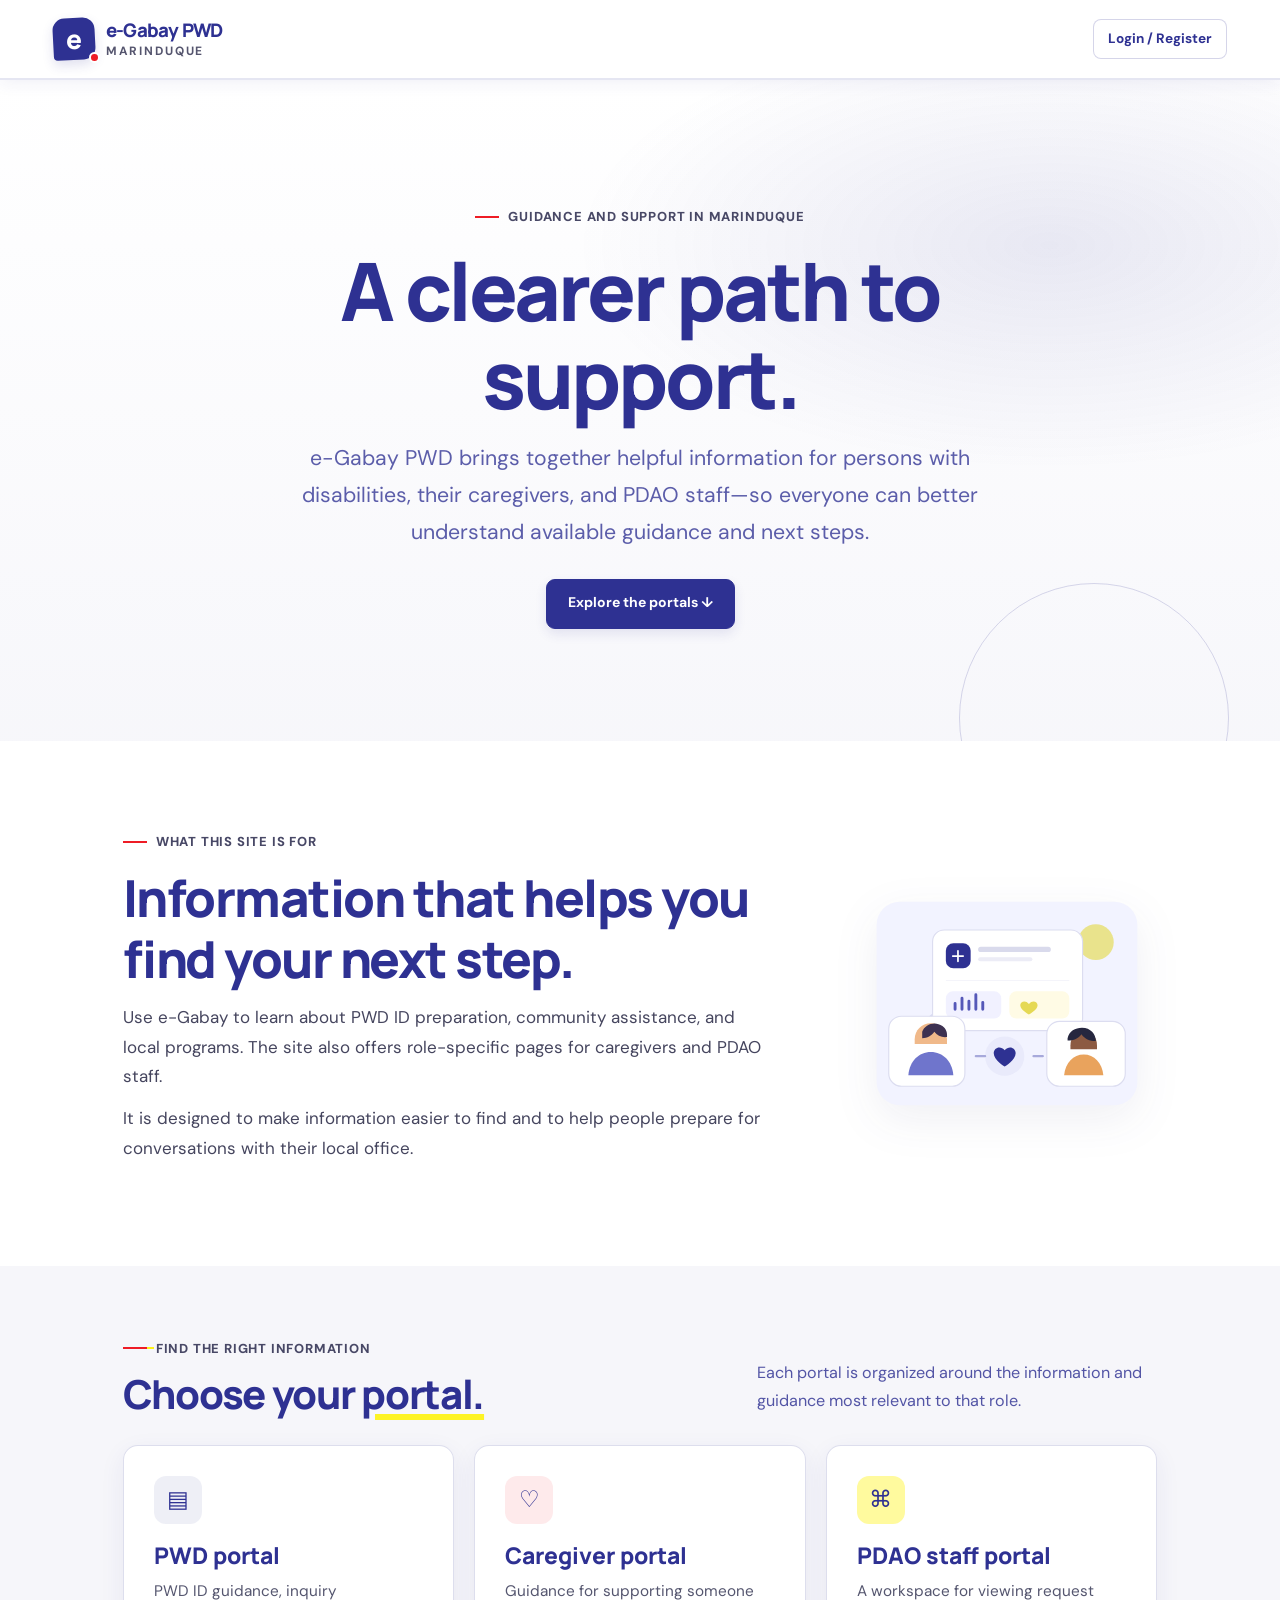
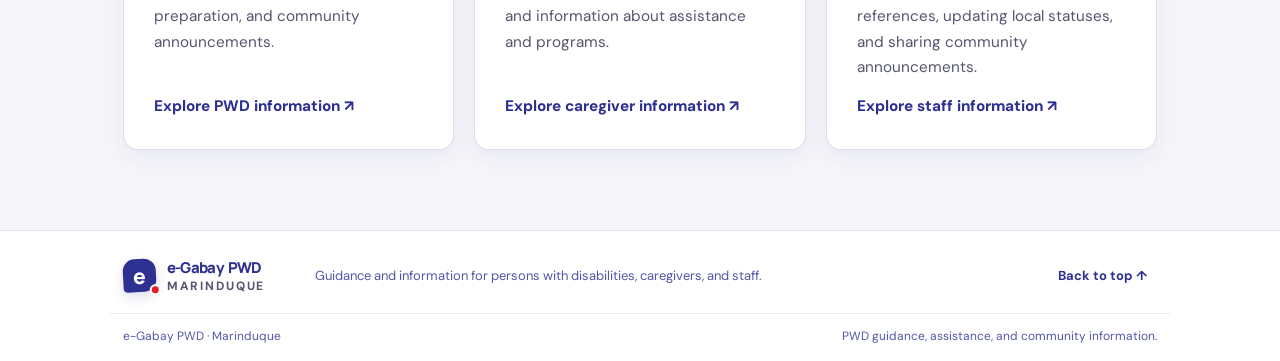
<file: index.html>
<!doctype html>
<html lang="en">
<head>
  <meta charset="utf-8">
  <meta name="viewport" content="width=device-width, initial-scale=1">
  <meta name="theme-color" content="#2E3192">
  <meta name="description" content="Learn about e-Gabay PWD, a Marinduque information portal for persons with disabilities, caregivers, and PDAO staff.">
  <title>e-Gabay PWD — Marinduque</title>
  <link rel="preconnect" href="https://fonts.googleapis.com">
  <link rel="preconnect" href="https://fonts.gstatic.com" crossorigin>
  <link href="https://fonts.googleapis.com/css2?family=DM+Sans:wght@400;500;600;700&family=Manrope:wght@400;500;600;700;800&display=swap" rel="stylesheet">
  <link href="https://cdn.jsdelivr.net/npm/bootstrap@5.3.3/dist/css/bootstrap.min.css" rel="stylesheet">
  <link href="styles.css" rel="stylesheet">
</head>
<body class="intro-page">
  <a class="skip-link" href="#main-content">Skip to main content</a>
  <header class="site-header">
    <nav class="navbar" aria-label="Main navigation">
      <div class="container">
        <a class="navbar-brand brand-lockup" href="index.html" aria-label="e-Gabay PWD home">
          <span class="brand-mark" aria-hidden="true"><span>e</span></span>
          <span class="brand-text">e-Gabay <span>PWD</span><small>MARINDUQUE</small></span>
        </a>
        <a class="btn btn-outline-primary intro-login" href="login.html">Login / Register</a>
      </div>
    </nav>
  </header>

  <main id="main-content" class="intro-main">
    <section class="intro-hero">
      <div class="container intro-hero-content">
        <div class="eyebrow"><span class="eyebrow-line"></span> Guidance and support in Marinduque</div>
        <h1>A clearer path to <span>support.</span></h1>
        <p class="intro-lead">e-Gabay PWD brings together helpful information for persons with disabilities, their caregivers, and PDAO staff—so everyone can better understand available guidance and next steps.</p>
        <a class="btn btn-primary btn-lg" href="#portals">Explore the portals <span aria-hidden="true">↓</span></a>
      </div>
    </section>

    <section class="intro-purpose container" aria-labelledby="purpose-heading">
      <div class="intro-purpose-copy">
        <div class="eyebrow"><span class="eyebrow-line"></span> What this site is for</div>
        <h2 id="purpose-heading">Information that helps you find <span>your next step.</span></h2>
        <p>Use e-Gabay to learn about PWD ID preparation, community assistance, and local programs. The site also offers role-specific pages for caregivers and PDAO staff.</p>
        <p>It is designed to make information easier to find and to help people prepare for conversations with their local office.</p>
      </div>
      <img class="intro-purpose-image" src="assets/e-gabay-support.svg" alt="Illustration of community members connecting through e-Gabay support and information">
    </section>

    <section class="intro-portals" id="portals" aria-labelledby="portals-heading">
      <div class="container">
        <div class="section-heading">
          <div>
            <div class="eyebrow"><span class="eyebrow-line"></span> Find the right information</div>
            <h2 id="portals-heading">Choose your <span>portal.</span></h2>
          </div>
          <p>Each portal is organized around the information and guidance most relevant to that role.</p>
        </div>
        <div class="intro-role-grid">
          <a class="intro-role-card" href="login.html">
            <span class="portal-card-icon" aria-hidden="true">▤</span>
            <span class="intro-role-title">PWD portal</span>
            <span class="intro-role-description">PWD ID guidance, inquiry preparation, and community announcements.</span>
            <span class="intro-role-link">Explore PWD information <span aria-hidden="true">↗</span></span>
          </a>
          <a class="intro-role-card" href="login.html">
            <span class="portal-card-icon" aria-hidden="true">♡</span>
            <span class="intro-role-title">Caregiver portal</span>
            <span class="intro-role-description">Guidance for supporting someone and information about assistance and programs.</span>
            <span class="intro-role-link">Explore caregiver information <span aria-hidden="true">↗</span></span>
          </a>
          <a class="intro-role-card" href="login.html">
            <span class="portal-card-icon" aria-hidden="true">⌘</span>
            <span class="intro-role-title">PDAO staff portal</span>
            <span class="intro-role-description">A workspace for viewing request references, updating local statuses, and sharing community announcements.</span>
            <span class="intro-role-link">Explore staff information <span aria-hidden="true">↗</span></span>
          </a>
        </div>
      </div>
    </section>
  </main>

  <footer class="site-footer intro-footer">
    <div class="container footer-main">
      <a class="brand-lockup footer-brand" href="index.html" aria-label="e-Gabay PWD home">
        <span class="brand-mark" aria-hidden="true"><span>e</span></span>
        <span class="brand-text">e-Gabay <span>PWD</span><small>MARINDUQUE</small></span>
      </a>
      <p>Guidance and information for persons with disabilities, caregivers, and staff.</p>
      <a class="back-top" href="#main-content">Back to top ↑</a>
    </div>
    <div class="container footer-bottom"><span>e-Gabay PWD · Marinduque</span><span>PWD guidance, assistance, and community information.</span></div>
  </footer>
</body>
</html>
</file>
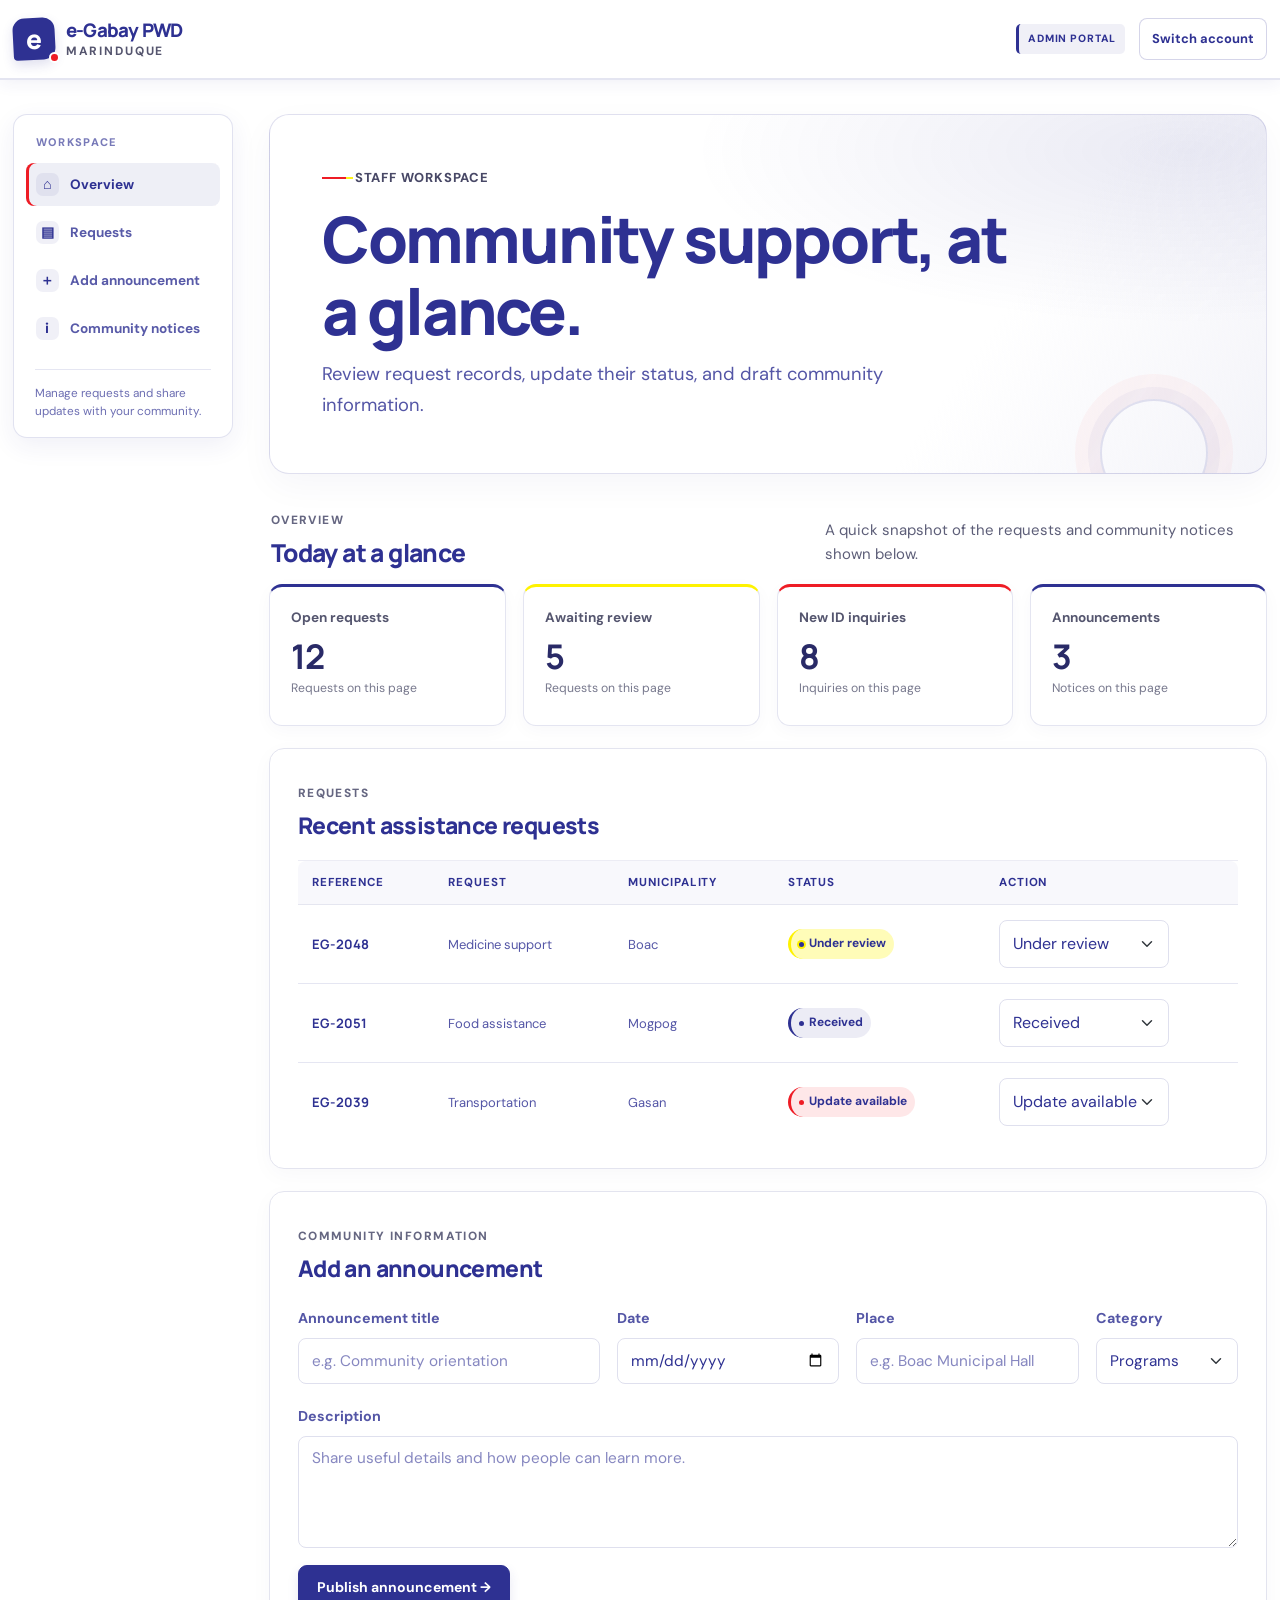
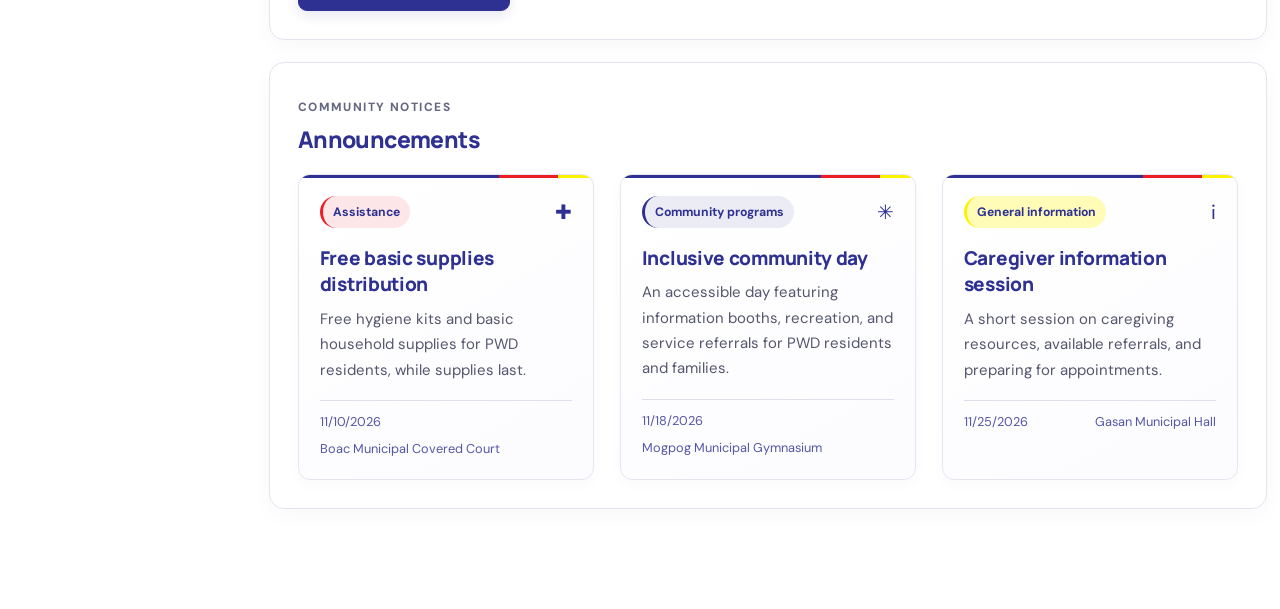
<file: admin.html>
<!doctype html>
<html lang="en">
<head>
  <meta charset="utf-8">
  <meta name="viewport" content="width=device-width, initial-scale=1">
  <meta name="theme-color" content="#2E3192">
  <meta name="description" content="Admin dashboard for Marinduque.">
  <title>Admin portal — e-Gabay Marinduque</title>
  <link rel="preconnect" href="https://fonts.googleapis.com">
  <link rel="preconnect" href="https://fonts.gstatic.com" crossorigin>
  <link href="https://fonts.googleapis.com/css2?family=DM+Sans:wght@400;500;600;700&family=Manrope:wght@400;500;600;700;800&display=swap" rel="stylesheet">
  <link href="https://cdn.jsdelivr.net/npm/bootstrap@5.3.3/dist/css/bootstrap.min.css" rel="stylesheet">
  <link href="styles.css" rel="stylesheet">
</head>
<body class="portal-page staff-page">
  <a class="skip-link" href="#main-content">Skip to main content</a>
  <header class="site-header">
    <nav class="navbar" aria-label="Main navigation">
      <div class="container">
        <a class="navbar-brand brand-lockup" href="index.html" aria-label="e-Gabay PWD home">
          <span class="brand-mark" aria-hidden="true"><span>e</span></span>
          <span class="brand-text">e-Gabay <span>PWD</span><small>MARINDUQUE</small></span>
        </a>
        <div class="portal-nav-links"><span class="portal-role-label">ADMIN PORTAL</span><a href="login.html">Switch account</a></div>
      </div>
    </nav>
  </header>
  <main id="main-content" class="portal-main container">
    <aside class="admin-sidebar" aria-label="Admin navigation">
      <span class="admin-sidebar-label">WORKSPACE</span>
      <nav>
        <a class="admin-sidebar-link active" href="#admin-dashboard"><span aria-hidden="true">⌂</span> Overview</a>
        <a class="admin-sidebar-link" href="#admin-requests-panel"><span aria-hidden="true">▤</span> Requests</a>
        <a class="admin-sidebar-link" href="#announcement-editor-panel"><span aria-hidden="true">＋</span> Add announcement</a>
        <a class="admin-sidebar-link" href="#admin-announcements"><span aria-hidden="true">i</span> Community notices</a>
      </nav>
      <p class="admin-sidebar-note">Manage requests and share updates with your community.</p>
    </aside>
    <div class="admin-content">
    <section class="portal-hero staff-hero">
      <div class="eyebrow"><span class="eyebrow-line"></span> Staff workspace</div>
      <h1>Community support, <span>at a glance.</span></h1>
      <p class="portal-intro">Review request records, update their status, and draft community information.</p>
     
    </section>
    <section class="staff-dashboard-section" id="admin-dashboard" aria-label="Staff dashboard">
      <div class="dashboard-section-heading">
        <div><span class="card-kicker">OVERVIEW</span><h2>Today at a glance</h2></div>
        <p>A quick snapshot of the requests and community notices shown below.</p>
      </div>
      <div class="admin-stats row g-3">
        <div class="col-6 col-lg-3"><div class="stat-card"><span>Open requests</span><strong id="open-count">12</strong><small>Requests on this page</small></div></div>
        <div class="col-6 col-lg-3"><div class="stat-card"><span>Awaiting review</span><strong>5</strong><small>Requests on this page</small></div></div>
        <div class="col-6 col-lg-3"><div class="stat-card"><span>New ID inquiries</span><strong>8</strong><small>Inquiries on this page</small></div></div>
        <div class="col-6 col-lg-3"><div class="stat-card"><span>Announcements</span><strong id="notice-count">0</strong><small>Notices on this page</small></div></div>
      </div>
      <div class="admin-panel" id="admin-requests-panel">
        <div class="admin-panel-heading"><div><span class="card-kicker">REQUESTS</span><h2>Recent assistance requests</h2></div></div>
        <div class="table-responsive"><table class="table align-middle admin-table"><caption class="visually-hidden">Recent assistance requests and their current status</caption><thead><tr><th scope="col">Reference</th><th scope="col">Request</th><th scope="col">Municipality</th><th scope="col">Status</th><th scope="col">Action</th></tr></thead><tbody id="admin-requests">
          <tr data-id="EG-2048"><td><strong>EG-2048</strong></td><td>Medicine support</td><td>Boac</td><td><span class="status-badge status-review"><i></i> Under review</span></td><td><select class="form-select form-select-sm status-select" aria-label="Update status for EG-2048"><option>Received</option><option selected>Under review</option><option>Update available</option><option>Closed</option></select></td></tr>
          <tr data-id="EG-2051"><td><strong>EG-2051</strong></td><td>Food assistance</td><td>Mogpog</td><td><span class="status-badge status-received"><i></i> Received</span></td><td><select class="form-select form-select-sm status-select" aria-label="Update status for EG-2051"><option selected>Received</option><option>Under review</option><option>Update available</option><option>Closed</option></select></td></tr>
          <tr data-id="EG-2039"><td><strong>EG-2039</strong></td><td>Transportation</td><td>Gasan</td><td><span class="status-badge status-update"><i></i> Update available</span></td><td><select class="form-select form-select-sm status-select" aria-label="Update status for EG-2039"><option>Received</option><option>Under review</option><option selected>Update available</option><option>Closed</option></select></td></tr>
        </tbody></table></div>
        
      </div>
      <div class="admin-feedback" id="admin-feedback" role="status" aria-live="polite"></div>
      <div class="status-confirm-backdrop" id="status-confirm-modal" hidden>
        <section class="status-confirm-dialog" role="dialog" aria-modal="true" aria-labelledby="status-confirm-title" aria-describedby="status-confirm-message">
          <span class="card-kicker">CONFIRM STATUS UPDATE</span>
          <h2 id="status-confirm-title">Update request status?</h2>
          <p id="status-confirm-message"></p>
          <div class="status-confirm-actions">
            <button class="btn btn-outline-primary" id="status-confirm-cancel" type="button">Cancel</button>
            <button class="btn btn-primary" id="status-confirm-apply" type="button">Confirm update</button>
          </div>
        </section>
      </div>
      <div class="admin-panel announcement-editor" id="announcement-editor-panel">
        <div class="admin-panel-heading"><div><span class="card-kicker">COMMUNITY INFORMATION</span><h2>Add an announcement</h2></div></div>
        <form id="announcement-form" novalidate>
          <div class="row g-3">
            <div class="col-md-4"><label class="form-label" for="announcement-title">Announcement title</label><input class="form-control" id="announcement-title" name="title" maxlength="100" required placeholder="e.g. Community orientation"></div>
            <div class="col-md-3"><label class="form-label" for="announcement-date">Date</label><input class="form-control" id="announcement-date" name="date" type="date" required></div>
            <div class="col-md-3"><label class="form-label" for="announcement-location">Place</label><input class="form-control" id="announcement-location" name="location" maxlength="80" required placeholder="e.g. Boac Municipal Hall"></div>
            <div class="col-md-2"><label class="form-label" for="announcement-category">Category</label><select class="form-select" id="announcement-category" name="category" required><option value="programs">Programs</option><option value="assistance">Assistance</option><option value="general">General</option></select></div>
            <div class="col-12"><label class="form-label" for="announcement-details">Description</label><textarea class="form-control" id="announcement-details" name="details" rows="3" maxlength="600" required placeholder="Share useful details and how people can learn more."></textarea></div>
            <div class="col-12"><button class="btn btn-primary" type="submit">Publish announcement <span aria-hidden="true">→</span></button></div>
          </div>
        </form>
        <div class="form-feedback" id="announcement-feedback" role="status" aria-live="polite"></div>
      </div>
      <div class="admin-panel" id="admin-announcements">
        <div class="admin-panel-heading"><div><span class="card-kicker">COMMUNITY NOTICES</span><h2>Announcements</h2></div></div>
        <div class="row g-4" id="announcement-list" aria-live="polite" aria-label="Announcements"></div>
        <p class="announcement-empty admin-footnote" id="announcement-empty">No announcements have been added yet.</p>
      </div>
    </section>
    </div>
    
  <div class="status-confirm-backdrop switch-account-backdrop" id="switch-account-modal" hidden>
    <section class="status-confirm-dialog switch-account-dialog" role="dialog" aria-modal="true" aria-labelledby="switch-account-title" aria-describedby="switch-account-message">
      <span class="card-kicker">ACCOUNT</span>
      <h2 id="switch-account-title">Switch accounts?</h2>
      <p id="switch-account-message">You’ll return to the sign-in page, where you can choose a different portal.</p>
      <div class="status-confirm-actions">
        <button class="btn btn-outline-primary" id="switch-account-cancel" type="button">Stay here</button>
        <button class="btn btn-primary" id="switch-account-confirm" type="button">Continue</button>
      </div>
    </section>
  </div>
  <script src="app.js"></script>
</body>
</html>
</file>
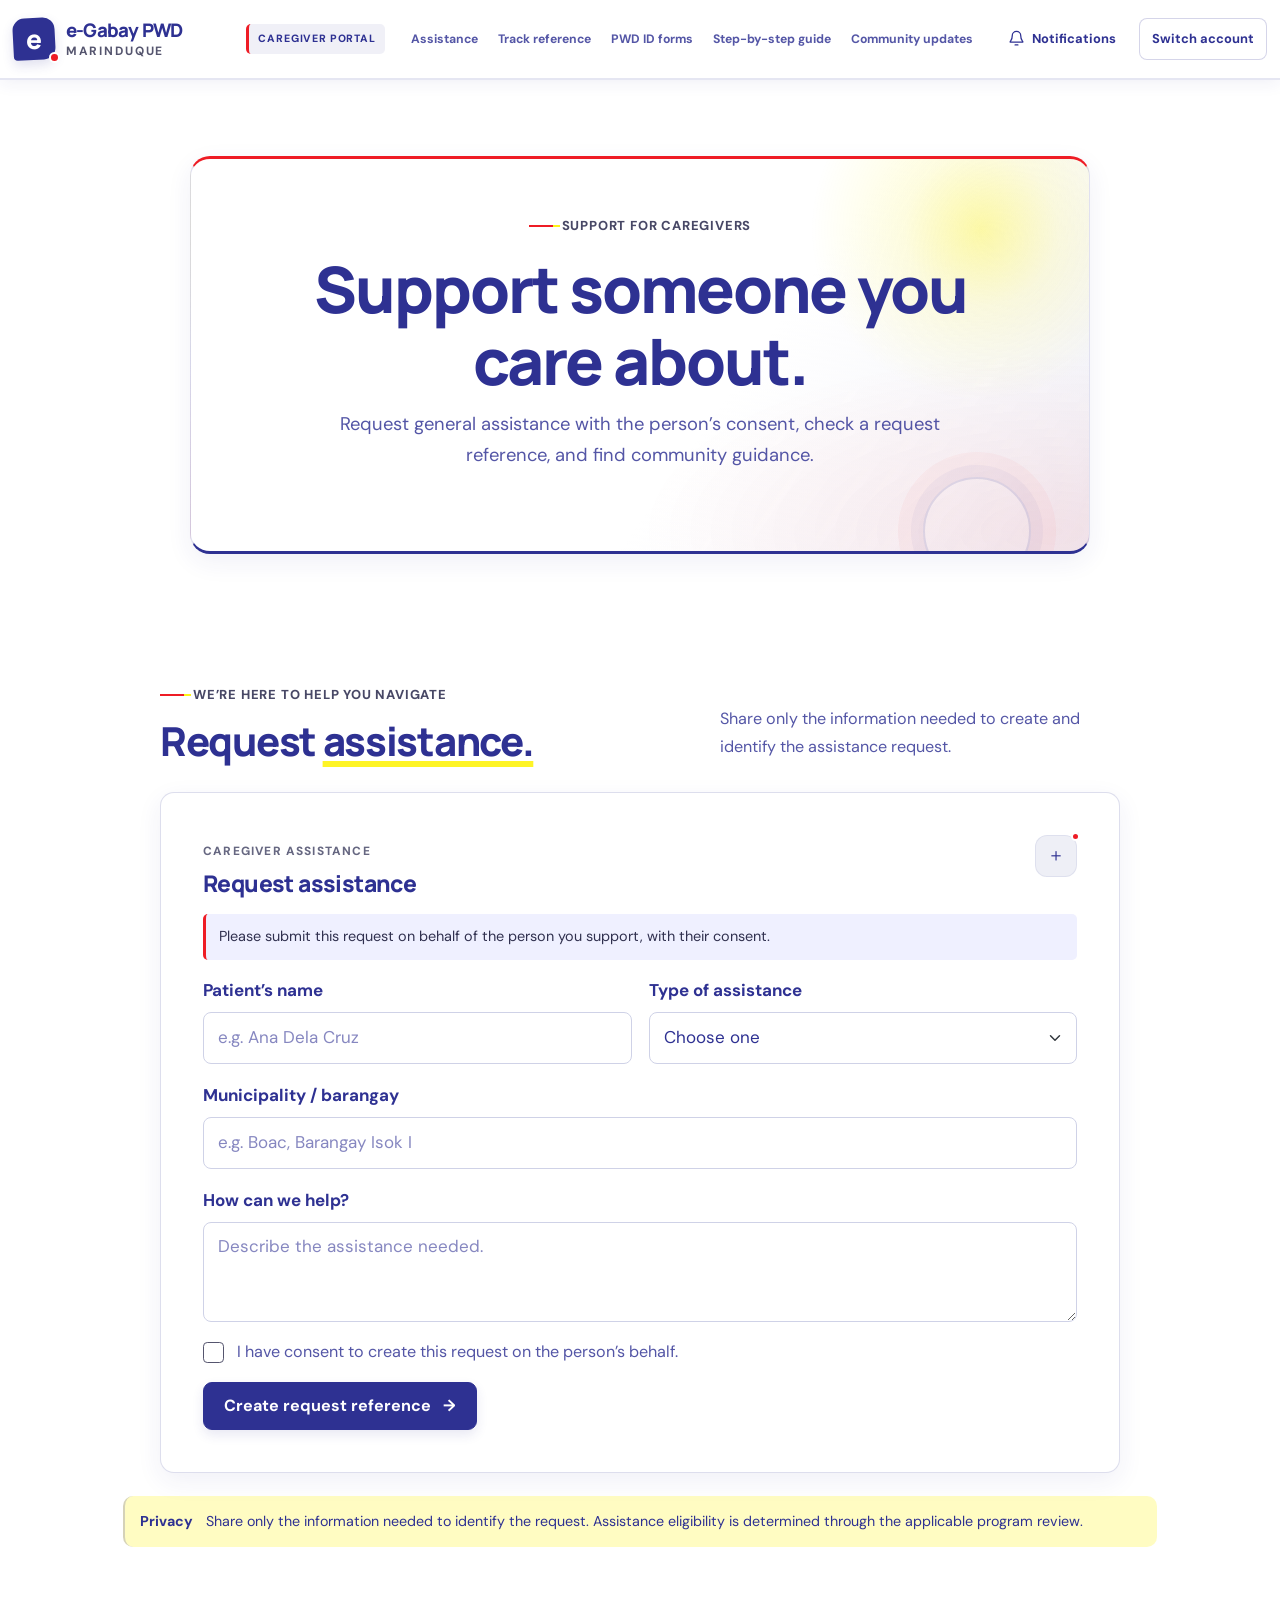
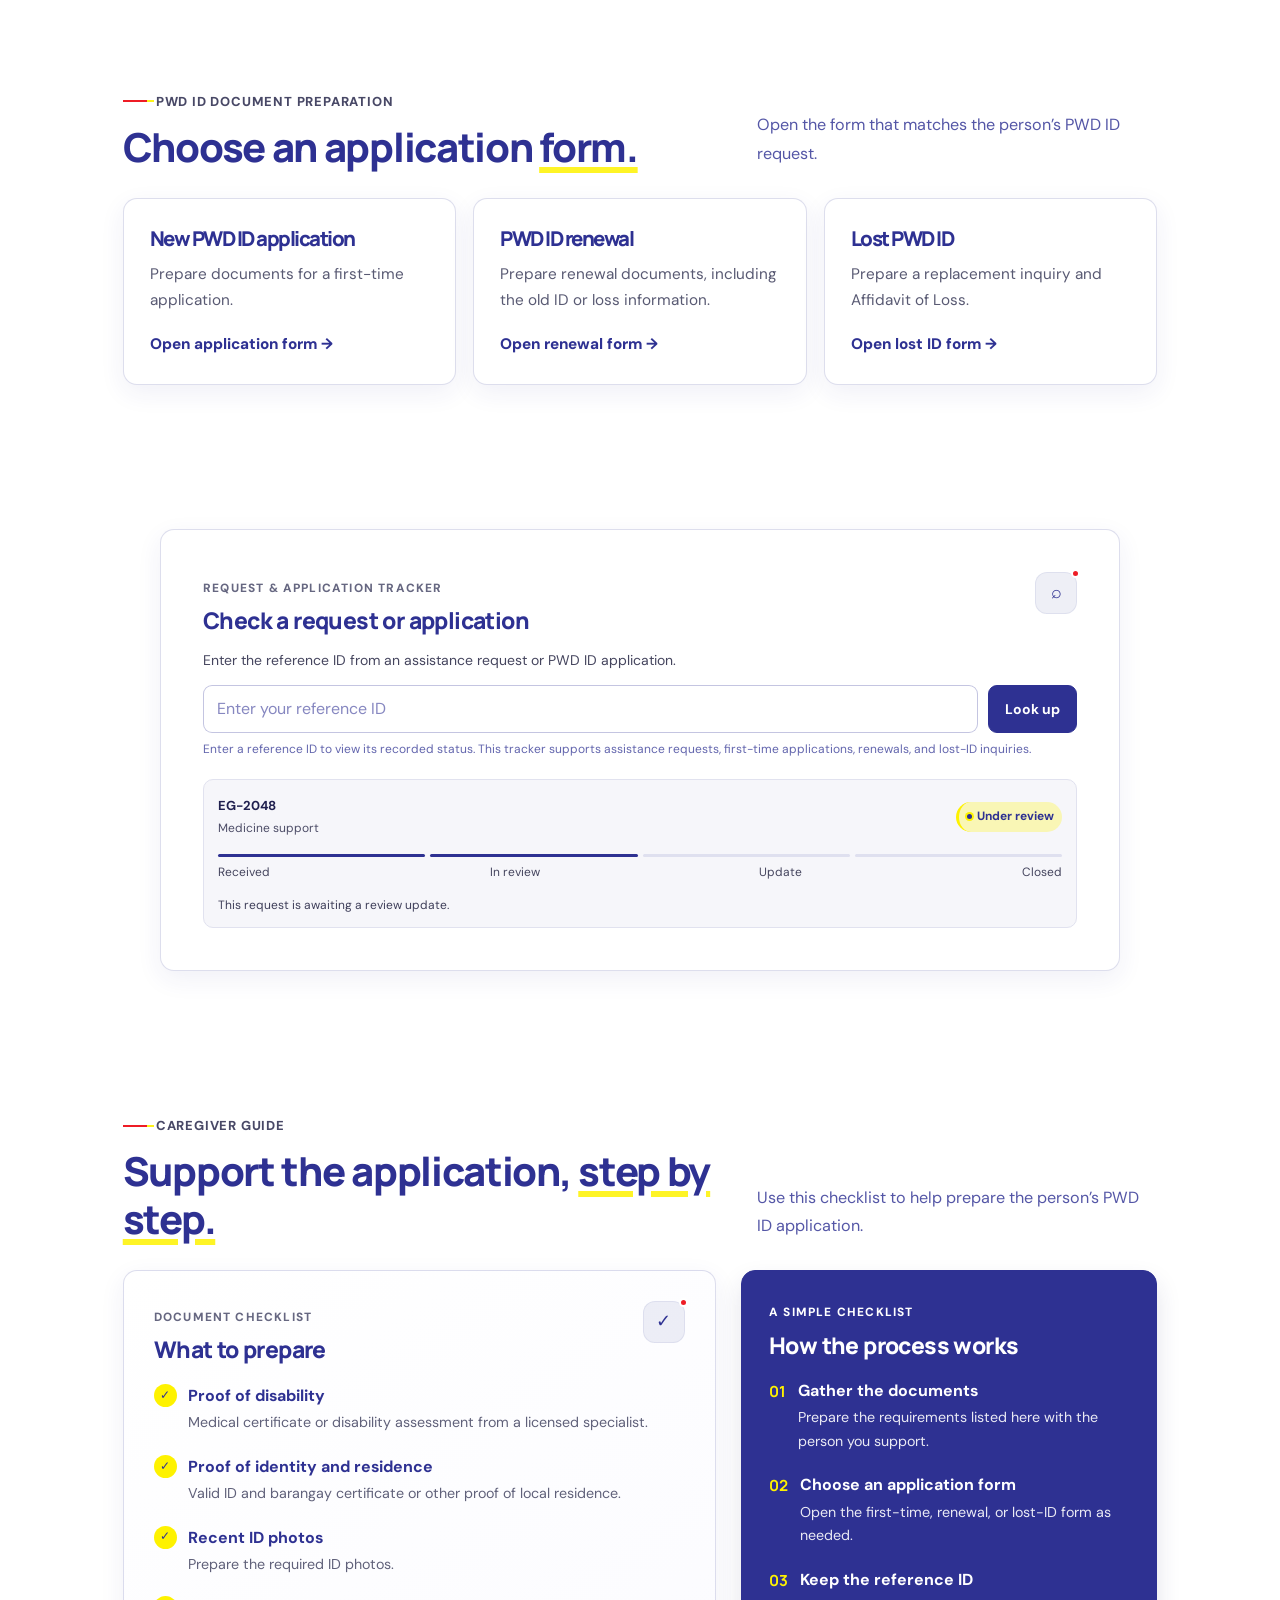
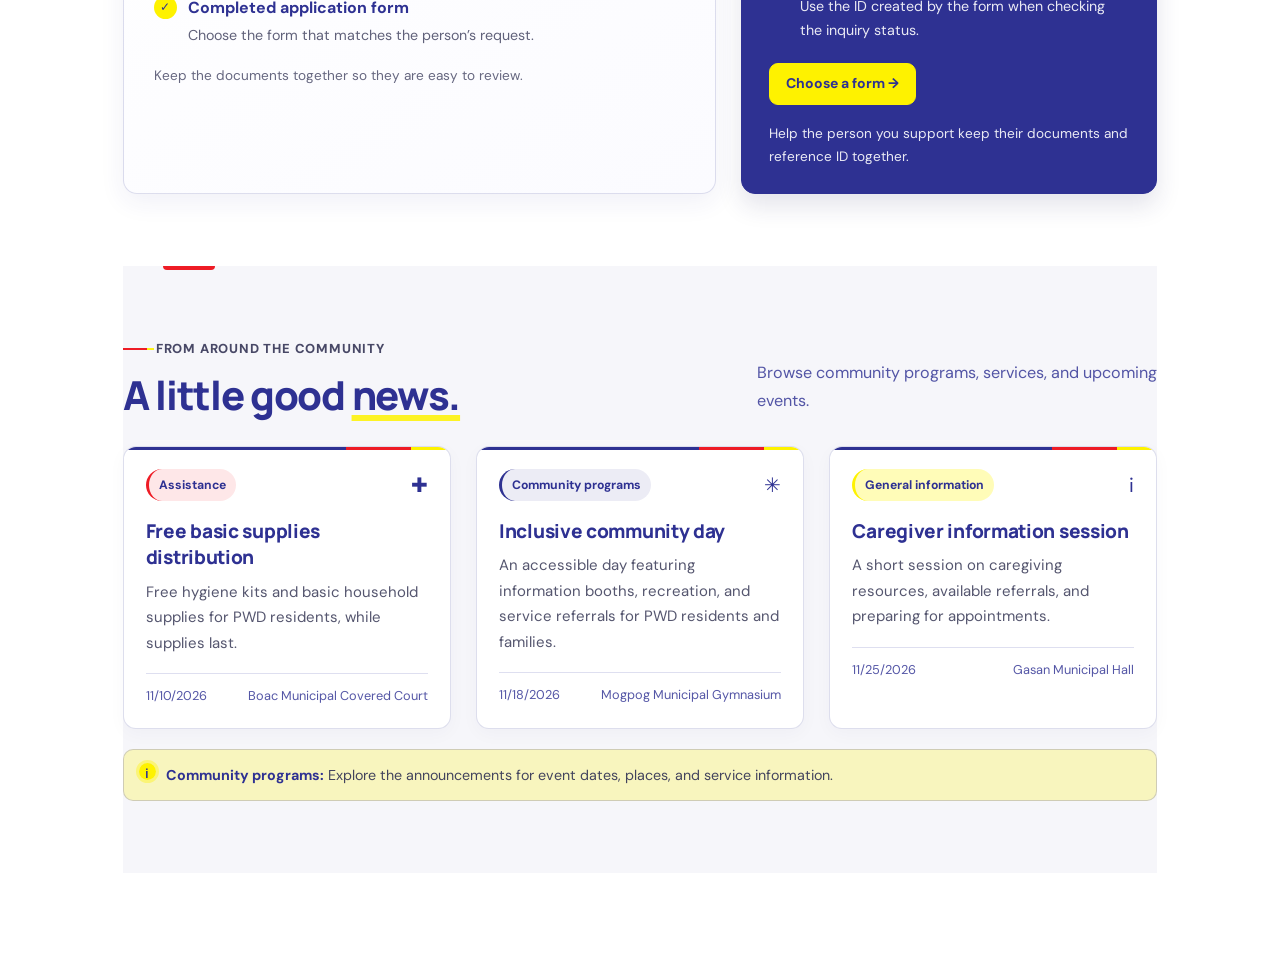
<file: caregiver.html>
<!doctype html>
<html lang="en">
<head>
  <meta charset="utf-8">
  <meta name="viewport" content="width=device-width, initial-scale=1">
  <meta name="theme-color" content="#2E3192">
  <meta name="description" content="Caregiver guidance and assistance portal for Marinduque.">
  <title>Caregiver portal — e-Gabay Marinduque</title>
  <link rel="preconnect" href="https://fonts.googleapis.com">
  <link rel="preconnect" href="https://fonts.gstatic.com" crossorigin>
  <link href="https://fonts.googleapis.com/css2?family=DM+Sans:wght@400;500;600;700&family=Manrope:wght@400;500;600;700;800&display=swap" rel="stylesheet">
  <link href="https://cdn.jsdelivr.net/npm/bootstrap@5.3.3/dist/css/bootstrap.min.css" rel="stylesheet">
  <link href="styles.css" rel="stylesheet">
</head>
<body class="portal-page caregiver-page">
  <a class="skip-link" href="#main-content">Skip to main content</a>
  <header class="site-header">
    <nav class="navbar" aria-label="Main navigation">
      <div class="container">
        <a class="navbar-brand brand-lockup" href="index.html" aria-label="e-Gabay PWD home">
          <span class="brand-mark" aria-hidden="true"><span>e</span></span>
          <span class="brand-text">e-Gabay <span>PWD</span><small>MARINDUQUE</small></span>
        </a>
        <div class="portal-nav-links">
          <span class="portal-role-label">CAREGIVER PORTAL</span>
          <div class="portal-section-links" aria-label="Portal sections">
            <a href="#assistance">Assistance</a>
            <a href="#tracking-card">Track reference</a>
            <a href="#pwd-forms">PWD ID forms</a>
            <a href="#caregiver-guide">Step-by-step guide</a>
            <a href="#updates">Community updates</a>
          </div>
          <div class="notification-center">
            <button class="notification-toggle" id="notification-toggle" type="button" aria-label="Notifications" aria-controls="notification-panel" aria-expanded="false">
              <svg aria-hidden="true" viewBox="0 0 24 24"><path d="M18 8a6 6 0 0 0-12 0c0 7-3 7-3 9h18c0-2-3-2-3-9M10 21h4"/></svg>
              <span>Notifications</span><span class="notification-count" id="notification-count" hidden></span>
            </button>
            <section class="notification-panel" id="notification-panel" aria-label="Notifications" hidden>
              <div class="notification-panel-heading"><h2>Notifications</h2><button class="notification-close" id="notification-close" type="button" aria-label="Close notifications">×</button></div>
              <p class="notification-feedback" id="notification-feedback" role="status" aria-live="polite"></p>
              <div class="notification-items" id="notification-items" aria-live="polite"></div>
            </section>
          </div>
          <a href="login.html">Switch account</a>
        </div>
      </div>
    </nav>
  </header>
  <main id="main-content" class="portal-main container">
    <section class="portal-hero">
      <div class="eyebrow"><span class="eyebrow-line"></span> Support for caregivers</div>
      <h1>Support someone you <span>care about.</span></h1>
      <p class="portal-intro">Request general assistance with the person’s consent, check a request reference, and find community guidance.</p>
    </section>
    <section class="section-pad assistance-section role-content-section" id="assistance">
      <div class="section-heading assistance-heading">
        <div><div class="eyebrow"><span class="eyebrow-line"></span> We’re here to help you navigate</div><h2>Request <span>assistance.</span></h2></div>
        <p>Share only the information needed to create and identify the assistance request.</p>
      </div>
      <div class="row g-4 align-items-stretch justify-content-center">
        <div class="col-lg-8">
          <div class="request-card">
            <div class="card-title-row"><div><span class="card-kicker">CAREGIVER ASSISTANCE</span><h3>Request assistance</h3></div><span class="card-icon" aria-hidden="true">＋</span></div>
            <div id="caregiver-context" class="context-note">Please submit this request on behalf of the person you support, with their consent.</div>
            <form id="assistance-form" novalidate>
              <div class="row g-3">
                <div class="col-sm-6"><label class="form-label" for="request-name">Patient’s name</label><input class="form-control" id="request-name" name="name" autocomplete="off" required placeholder="e.g. Ana Dela Cruz"></div>
                <div class="col-sm-6"><label class="form-label" for="request-type">Type of assistance</label><select class="form-select" id="request-type" name="type" required><option value="">Choose one</option><option>Medicine support</option><option>Food assistance</option><option>Transportation</option><option>Other support</option></select></div>
                <div class="col-12"><label class="form-label" for="request-location">Municipality / barangay</label><input class="form-control" id="request-location" name="location" required placeholder="e.g. Boac, Barangay Isok I"></div>
                <div class="col-12"><label class="form-label" for="request-details">How can we help?</label><textarea class="form-control" id="request-details" name="details" rows="3" required placeholder="Describe the assistance needed."></textarea></div>
                <div class="col-12 form-consent"><input class="form-check-input" id="request-consent" type="checkbox" required><label class="form-check-label" for="request-consent">I have consent to create this request on the person’s behalf.</label></div>
                <div class="col-12"><button class="btn btn-primary" type="submit">Create request reference <span aria-hidden="true">→</span></button></div>
              </div>
            </form>
            <div class="form-feedback" id="form-feedback" role="status" aria-live="polite"></div>
          </div>
        </div>
      </div>
      <div class="disclaimer"><strong>Privacy</strong><span>Share only the information needed to identify the request. Assistance eligibility is determined through the applicable program review.</span></div>
    </section>
    <section class="section-pad role-content-section" id="pwd-forms" aria-labelledby="pwd-forms-heading">
      <div class="section-heading">
        <div><div class="eyebrow"><span class="eyebrow-line"></span> PWD ID document preparation</div><h2 id="pwd-forms-heading">Choose an application <span>form.</span></h2></div>
        <p>Open the form that matches the person’s PWD ID request.</p>
      </div>
      <div class="row g-3">
        <div class="col-md-4"><a class="portal-card d-block h-100 text-decoration-none" href="firsttime-applicant.html"><h3>New PWD ID application</h3><p>Prepare documents for a first-time application.</p><span class="text-link">Open application form →</span></a></div>
        <div class="col-md-4"><a class="portal-card d-block h-100 text-decoration-none" href="pwd-renewal.html"><h3>PWD ID renewal</h3><p>Prepare renewal documents, including the old ID or loss information.</p><span class="text-link">Open renewal form →</span></a></div>
        <div class="col-md-4"><a class="portal-card d-block h-100 text-decoration-none" href="lost-pwd-id.html"><h3>Lost PWD ID</h3><p>Prepare a replacement inquiry and Affidavit of Loss.</p><span class="text-link">Open lost ID form →</span></a></div>
      </div>
    </section>
    <section class="section-pad role-content-section tracker-section" aria-label="Request tracker">
      <div class="tracking-card" id="tracking-card">
        <div class="card-title-row"><div><span class="card-kicker">REQUEST &amp; APPLICATION TRACKER</span><h3>Check a request or application</h3></div><span class="card-icon" aria-hidden="true">⌕</span></div>
        <p class="tracking-intro">Enter the reference ID from an assistance request or PWD ID application.</p>
        <form id="tracking-form" class="tracking-form"><label class="visually-hidden" for="tracking-id">Request or application reference ID</label><input class="form-control" id="tracking-id" placeholder="Enter your reference ID" aria-describedby="tracking-help"><button class="btn btn-dark" type="submit">Look up</button></form>
        <small class="tracking-help" id="tracking-help">Enter a reference ID to view its recorded status. This tracker supports assistance requests, first-time applications, renewals, and lost-ID inquiries.</small>
        <div id="tracking-result" class="tracking-result" aria-live="polite">
          <div class="tracked-request"><div><span class="request-ref">EG-2048</span><span class="request-type">Medicine support</span></div><span class="status-badge status-review"><i></i> Under review</span></div>
          <div class="request-progress"><span class="progress-done"></span><span class="progress-done"></span><span></span><span></span></div>
          <div class="tracking-step-labels"><span>Received</span><span>In review</span><span>Update</span><span>Closed</span></div>
          <p class="status-explanation">This request is awaiting a review update.</p>
        </div>
        <div class="tracker-empty" id="tracker-empty" hidden role="status">No request or application matched that reference ID. Check the ID from your confirmation and try again.</div>
      </div>
    </section>
    <section class="section-pad services-section role-content-section" id="caregiver-guide">
      <div class="section-heading">
        <div><div class="eyebrow"><span class="eyebrow-line"></span> Caregiver guide</div><h2>Support the application, <span>step by step.</span></h2></div>
        <p>Use this checklist to help prepare the person’s PWD ID application.</p>
      </div>
      <div class="row g-4">
        <div class="col-lg-7">
          <div class="info-card requirements-card">
            <div class="card-title-row"><div><span class="card-kicker">DOCUMENT CHECKLIST</span><h3>What to prepare</h3></div><span class="card-icon" aria-hidden="true">✓</span></div>
            <ul class="check-list">
              <li><span aria-hidden="true">✓</span><div><strong>Proof of disability</strong><small>Medical certificate or disability assessment from a licensed specialist.</small></div></li>
              <li><span aria-hidden="true">✓</span><div><strong>Proof of identity and residence</strong><small>Valid ID and barangay certificate or other proof of local residence.</small></div></li>
              <li><span aria-hidden="true">✓</span><div><strong>Recent ID photos</strong><small>Prepare the required ID photos.</small></div></li>
              <li><span aria-hidden="true">✓</span><div><strong>Completed application form</strong><small>Choose the form that matches the person’s request.</small></div></li>
            </ul>
            <p class="fine-print">Keep the documents together so they are easy to review.</p>
          </div>
        </div>
        <div class="col-lg-5">
          <div class="process-card">
            <span class="card-kicker">A SIMPLE CHECKLIST</span><h3>How the process works</h3>
            <ol class="step-list">
              <li><span class="step-number">01</span><div><strong>Gather the documents</strong><small>Prepare the requirements listed here with the person you support.</small></div></li>
              <li><span class="step-number">02</span><div><strong>Choose an application form</strong><small>Open the first-time, renewal, or lost-ID form as needed.</small></div></li>
              <li><span class="step-number">03</span><div><strong>Keep the reference ID</strong><small>Use the ID created by the form when checking the inquiry status.</small></div></li>
            </ol>
            <a class="btn btn-outline-primary btn-sm" href="#pwd-forms">Choose a form <span aria-hidden="true">→</span></a>
            <p class="fine-print mb-0">Help the person you support keep their documents and reference ID together.</p>
          </div>
        </div>
      </div>
    </section>
    <section class="section-pad updates-section role-content-section" id="updates">
      <div class="section-heading">
        <div><div class="eyebrow"><span class="eyebrow-line"></span> From around the community</div><h2>A little good <span>news.</span></h2></div>
        <p>Browse community programs, services, and upcoming events.</p>
      </div>
      <div class="row g-4" id="announcement-list" aria-live="polite" aria-label="Community announcements"></div>
      <p class="announcement-empty admin-footnote" id="announcement-empty" hidden>No announcements have been added yet.</p>
      <div class="notice-strip"><span class="notice-symbol" aria-hidden="true">i</span><p><strong>Community programs:</strong> Explore the announcements for event dates, places, and service information.</p></div>
    </section>
    
  </main>
  <div class="status-confirm-backdrop switch-account-backdrop" id="switch-account-modal" hidden>
    <section class="status-confirm-dialog switch-account-dialog" role="dialog" aria-modal="true" aria-labelledby="switch-account-title" aria-describedby="switch-account-message">
      <span class="card-kicker">ACCOUNT</span>
      <h2 id="switch-account-title">Switch accounts?</h2>
      <p id="switch-account-message">You’ll return to the sign-in page, where you can choose a different portal.</p>
      <div class="status-confirm-actions">
        <button class="btn btn-outline-primary" id="switch-account-cancel" type="button">Stay here</button>
        <button class="btn btn-primary" id="switch-account-confirm" type="button">Continue</button>
      </div>
    </section>
  </div>
  <script src="app.js"></script>
</body>
</html>
</file>
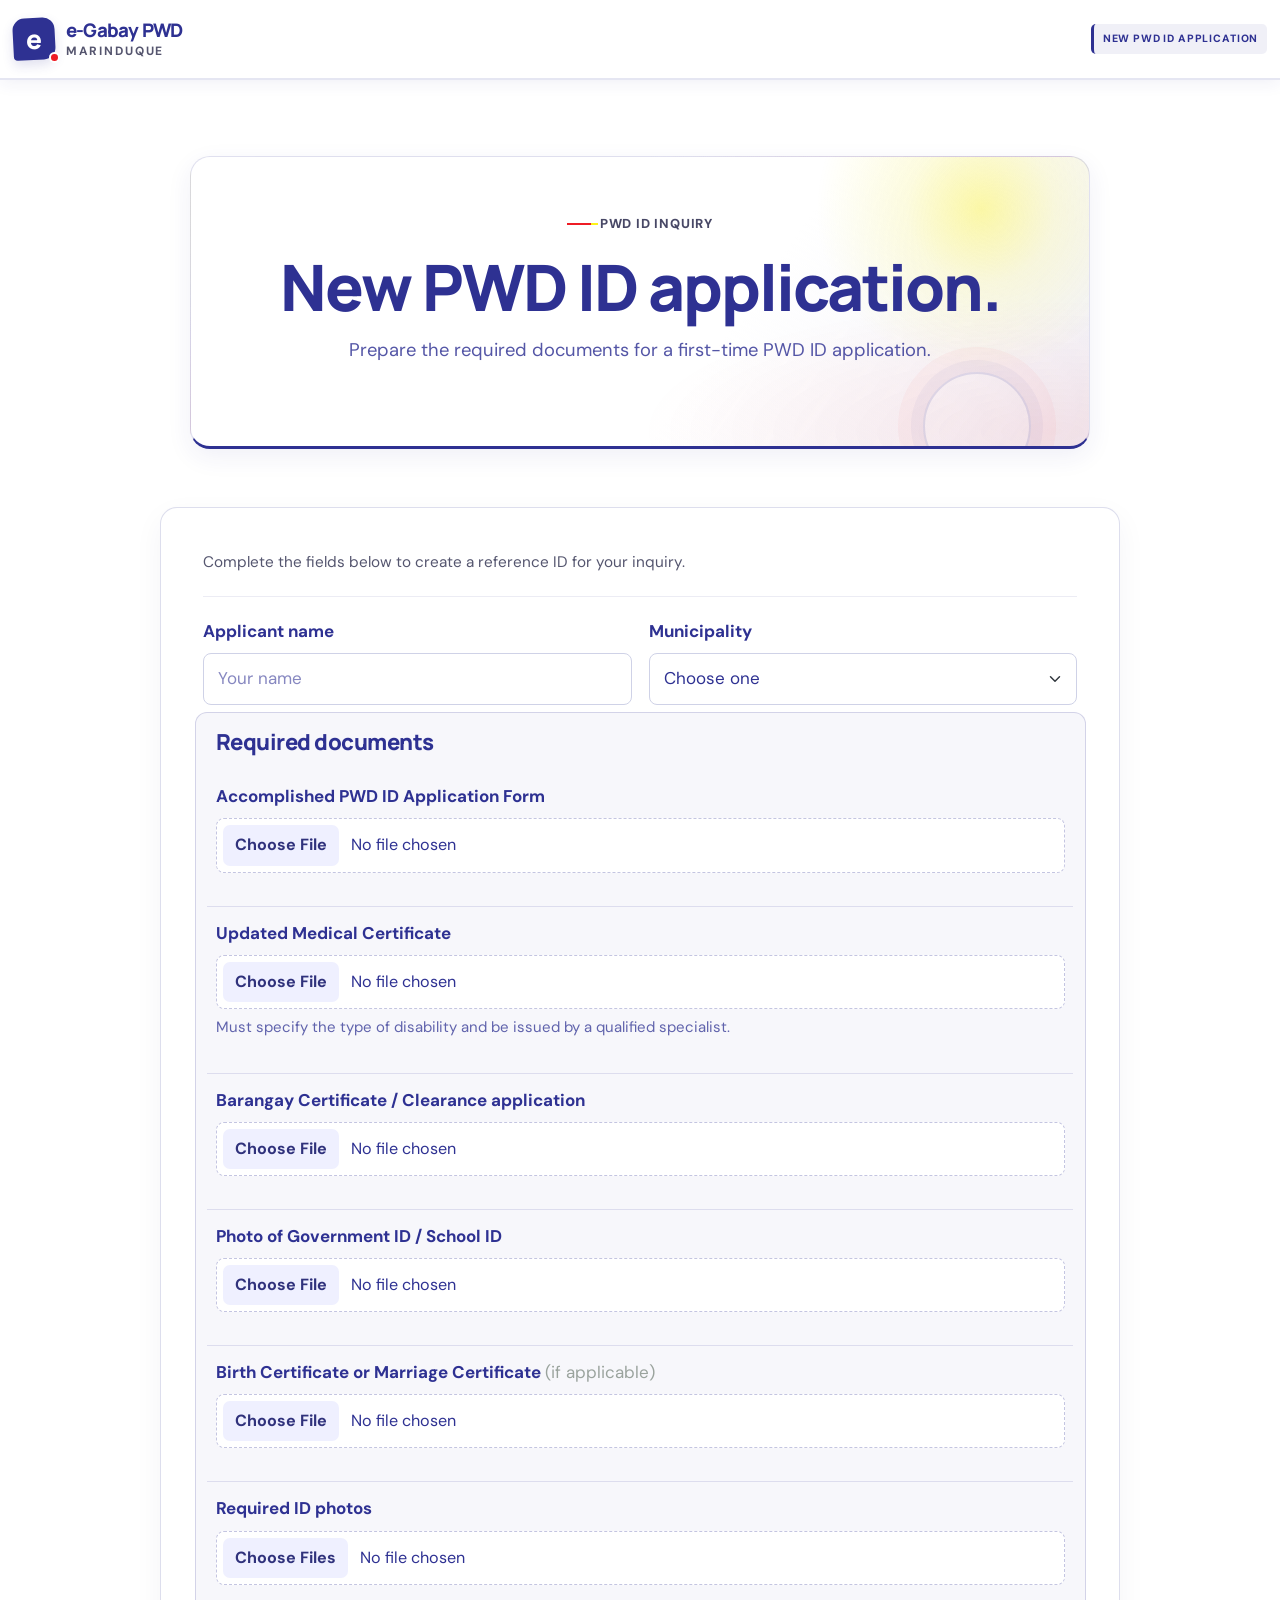
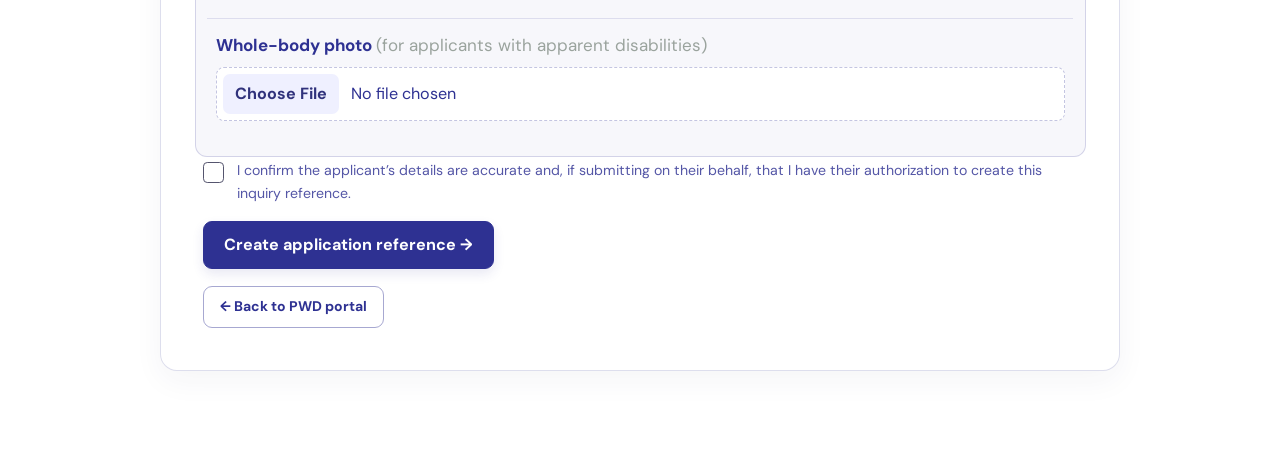
<file: firsttime-applicant.html>
<!doctype html>
<html lang="en">
<head>
  <meta charset="utf-8">
  <meta name="viewport" content="width=device-width, initial-scale=1">
  <meta name="theme-color" content="#2E3192">
  <meta name="description" content="Prepare a new PWD ID application inquiry for Marinduque.">
  <title>New PWD ID application — e-Gabay Marinduque</title>
  <link rel="preconnect" href="https://fonts.googleapis.com">
  <link rel="preconnect" href="https://fonts.gstatic.com" crossorigin>
  <link href="https://fonts.googleapis.com/css2?family=DM+Sans:wght@400;500;600;700&family=Manrope:wght@400;500;600;700;800&display=swap" rel="stylesheet">
  <link href="https://cdn.jsdelivr.net/npm/bootstrap@5.3.3/dist/css/bootstrap.min.css" rel="stylesheet">
  <link href="styles.css" rel="stylesheet">
</head>
<body class="portal-page">
  <a class="skip-link" href="#main-content">Skip to main content</a>
  <header class="site-header">
    <nav class="navbar" aria-label="Main navigation">
      <div class="container">
        <a class="navbar-brand brand-lockup" id="form-portal-link" href="pwd.html" aria-label="PWD portal">
          <span class="brand-mark" aria-hidden="true"><span>e</span></span>
          <span class="brand-text">e-Gabay <span>PWD</span><small>MARINDUQUE</small></span>
        </a>
        <div class="portal-nav-links"><span class="portal-role-label">NEW PWD ID APPLICATION</span></div>
      </div>
    </nav>
  </header>
  <main id="main-content" class="portal-main container">
    <section class="portal-hero">
      <div class="eyebrow"><span class="eyebrow-line"></span> PWD ID inquiry</div>
      <h1>New PWD ID <span>application.</span></h1>
      <p class="portal-intro">Prepare the required documents for a first-time PWD ID application.</p>
    </section>
    <article class="portal-card role-form-card id-application-page">
      <p>Complete the fields below to create a reference ID for your inquiry.</p>
      <form id="id-application-form" class="id-application-form" novalidate>
        <input id="id-application-type" name="type" type="hidden" value="new">
        <div class="row g-3">
          <div class="col-md-6"><label class="form-label" for="id-applicant-name">Applicant name</label><input class="form-control" id="id-applicant-name" name="name" autocomplete="name" required placeholder="Your name"></div>
          <div class="col-md-6"><label class="form-label" for="id-applicant-municipality">Municipality</label><select class="form-select" id="id-applicant-municipality" name="municipality" required><option value="">Choose one</option><option>Boac</option><option>Mogpog</option><option>Gasan</option><option>Buenavista</option><option>Santa Cruz</option><option>Torrijos</option></select></div>
          <div class="col-12 document-upload-section" id="id-document-fields">
            <h2 class="document-upload-heading">Required documents</h2>
            <div class="row g-3">
              <div class="col-12 document-field" data-document-groups="new"><label class="form-label" for="document-application-form">Accomplished PWD ID Application Form</label><input class="form-control" id="document-application-form" name="applicationForm" type="file" accept=".pdf,.jpg,.jpeg,.png" required></div>
              <div class="col-12 document-field" data-document-groups="new"><label class="form-label" for="document-medical-certificate">Updated Medical Certificate</label><input class="form-control" id="document-medical-certificate" name="medicalCertificate" type="file" accept=".pdf,.jpg,.jpeg,.png" required><small class="form-text">Must specify the type of disability and be issued by a qualified specialist.</small></div>
              <div class="col-12 document-field" data-document-groups="new"><label class="form-label" for="document-barangay-certificate">Barangay Certificate / Clearance application</label><input class="form-control" id="document-barangay-certificate" name="barangayCertificate" type="file" accept=".pdf,.jpg,.jpeg,.png" required></div>
              <div class="col-12 document-field" data-document-groups="new"><label class="form-label" for="document-valid-id">Photo of Government ID / School ID</label><input class="form-control" id="document-valid-id" name="validId" type="file" accept=".pdf,.jpg,.jpeg,.png" required></div>
              <div class="col-12 document-field" data-document-groups="new"><label class="form-label" for="document-birth-marriage">Birth Certificate or Marriage Certificate <span class="optional">(if applicable)</span></label><input class="form-control" id="document-birth-marriage" name="birthOrMarriageCertificate" type="file" accept=".pdf,.jpg,.jpeg,.png"></div>
              <div class="col-12 document-field" data-document-groups="new"><label class="form-label" for="document-id-photos">Required ID photos</label><input class="form-control" id="document-id-photos" name="idPhotos" type="file" accept=".jpg,.jpeg,.png" multiple required></div>
              <div class="col-12 document-field" data-document-groups="new"><label class="form-label" for="document-whole-body">Whole-body photo <span class="optional">(for applicants with apparent disabilities)</span></label><input class="form-control" id="document-whole-body" name="wholeBodyPhoto" type="file" accept=".jpg,.jpeg,.png"></div>
            </div>
          </div>
          <div class="col-12 form-consent"><input class="form-check-input" id="id-consent" type="checkbox" required><label class="form-check-label" for="id-consent">I confirm the applicant’s details are accurate and, if submitting on their behalf, that I have their authorization to create this inquiry reference.</label></div>
          <div class="col-12"><button class="btn btn-primary" type="submit">Create application reference <span aria-hidden="true">→</span></button></div>
        </div>
      </form>
      <div class="form-feedback" id="id-form-feedback" role="status" aria-live="polite"></div>
      <a class="btn btn-outline-primary mt-3" id="form-back-link" href="pwd.html">← Back to PWD portal</a>
    </article>
  </main>
  <script src="app.js"></script>
</body>
</html>
</file>
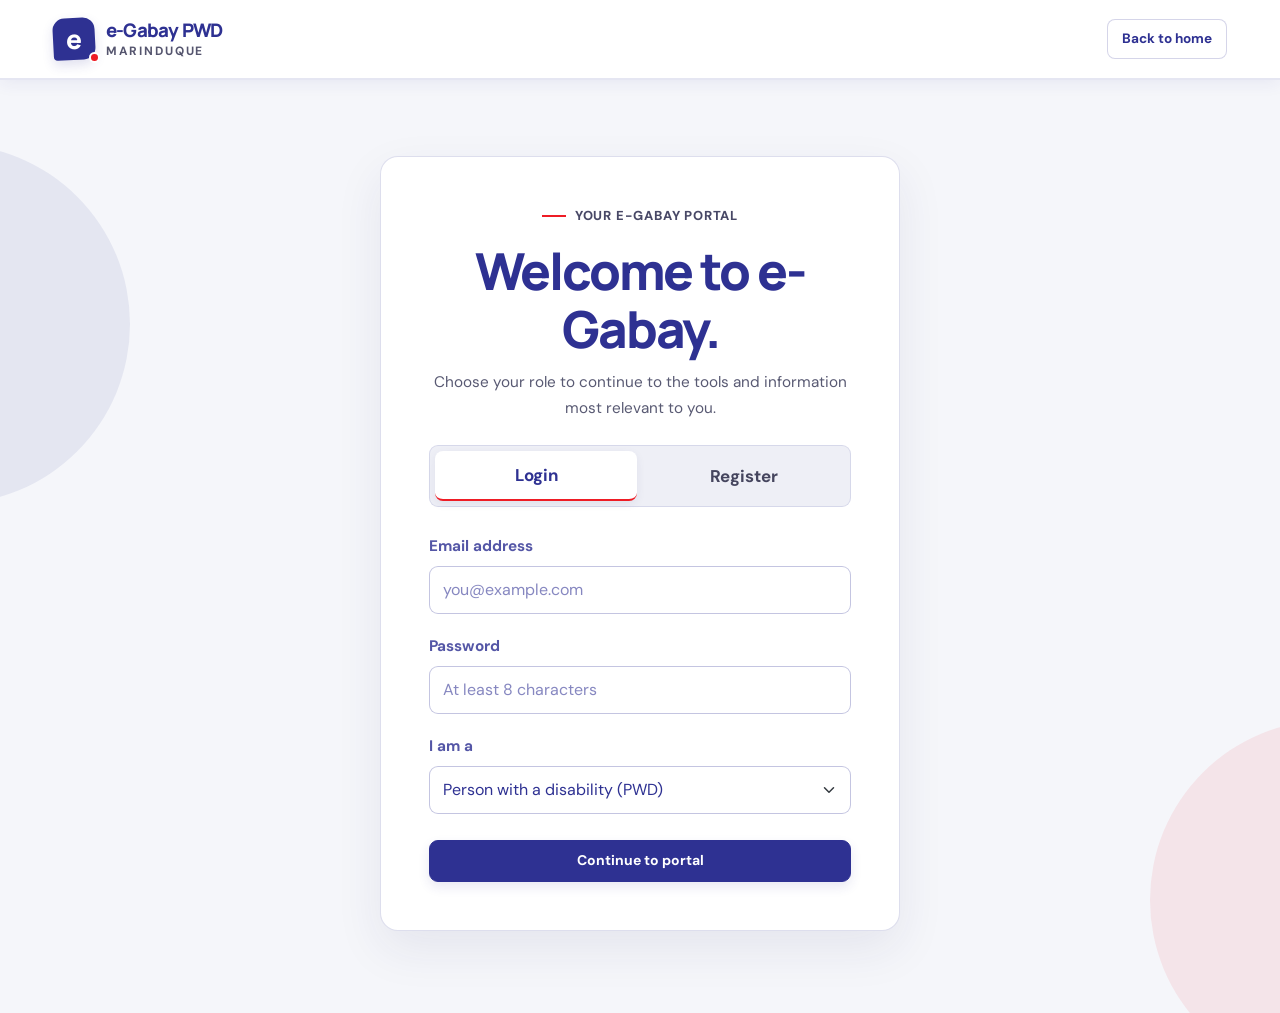
<file: login.html>
<!doctype html>
<html lang="en">
<head>
  <meta charset="utf-8">
  <meta name="viewport" content="width=device-width, initial-scale=1">
  <meta name="theme-color" content="#2E3192">
  <meta name="description" content="Choose your e-Gabay PWD portal.">
  <title>Login or register — e-Gabay PWD</title>
  <link rel="preconnect" href="https://fonts.googleapis.com">
  <link rel="preconnect" href="https://fonts.gstatic.com" crossorigin>
  <link href="https://fonts.googleapis.com/css2?family=DM+Sans:wght@400;500;600;700&family=Manrope:wght@400;500;600;700;800&display=swap" rel="stylesheet">
  <link href="https://cdn.jsdelivr.net/npm/bootstrap@5.3.3/dist/css/bootstrap.min.css" rel="stylesheet">
  <link href="styles.css" rel="stylesheet">
</head>
<body class="portal-page auth-page">
  <a class="skip-link" href="#main-content">Skip to main content</a>
  <header class="site-header">
    <nav class="navbar" aria-label="Main navigation">
      <div class="container">
        <a class="navbar-brand brand-lockup" href="index.html" aria-label="e-Gabay PWD home">
          <span class="brand-mark" aria-hidden="true"><span>e</span></span>
          <span class="brand-text">e-Gabay <span>PWD</span><small>MARINDUQUE</small></span>
        </a>
        <a class="text-link" href="index.html">Back to home</a>
      </div>
    </nav>
  </header>
  <main id="main-content" class="portal-main container">
    <section class="portal-card auth-card" aria-labelledby="auth-title">
      <div class="eyebrow"><span class="eyebrow-line"></span> Your e-Gabay portal</div>
      <h1 id="auth-title">Welcome <span>to e-Gabay.</span></h1>
      <p class="portal-intro">Choose your role to continue to the tools and information most relevant to you.</p>
      <div class="auth-tabs" role="tablist" aria-label="Account action">
        <button class="auth-tab active" id="login-tab" type="button" role="tab" aria-selected="true" aria-controls="auth-form" data-mode="login">Login</button>
        <button class="auth-tab" id="register-tab" type="button" role="tab" aria-selected="false" aria-controls="auth-form" data-mode="register">Register</button>
      </div>
      <form id="auth-form" novalidate>
        <div class="mb-3" id="name-field" hidden>
          <label class="form-label" for="account-name">Your name</label>
          <input class="form-control" id="account-name" name="name" autocomplete="name" placeholder="Your name">
        </div>
        <div class="mb-3" id="patient-name-field" hidden>
          <label class="form-label" for="patient-name">Patient’s name</label>
          <input class="form-control" id="patient-name" name="patientName" autocomplete="off" placeholder="Name of the person you care for">
        </div>
        <div class="mb-3">
          <label class="form-label" for="account-email">Email address</label>
          <input class="form-control" id="account-email" name="email" type="email" autocomplete="email" required placeholder="you@example.com">
        </div>
        <div class="mb-3">
          <label class="form-label" for="account-password">Password</label>
          <input class="form-control" id="account-password" name="password" type="password" autocomplete="current-password" required minlength="8" placeholder="At least 8 characters">
        </div>
        <div class="mb-4">
          <label class="form-label" for="account-role">I am a</label>
          <select class="form-select" id="account-role" name="role" required>
            <option value="pwd">Person with a disability (PWD)</option>
            <option value="caregiver">Caregiver</option>
            <option value="staff">PDAO staff</option>
          </select>
        </div>
        
        <button class="btn btn-primary w-100" id="auth-submit" type="submit">Continue to portal</button>
        <p class="auth-feedback" id="auth-feedback" role="alert" aria-live="polite"></p>
      </form>
    </section>
  </main>
  <script src="auth.js"></script>
</body>
</html>
</file>
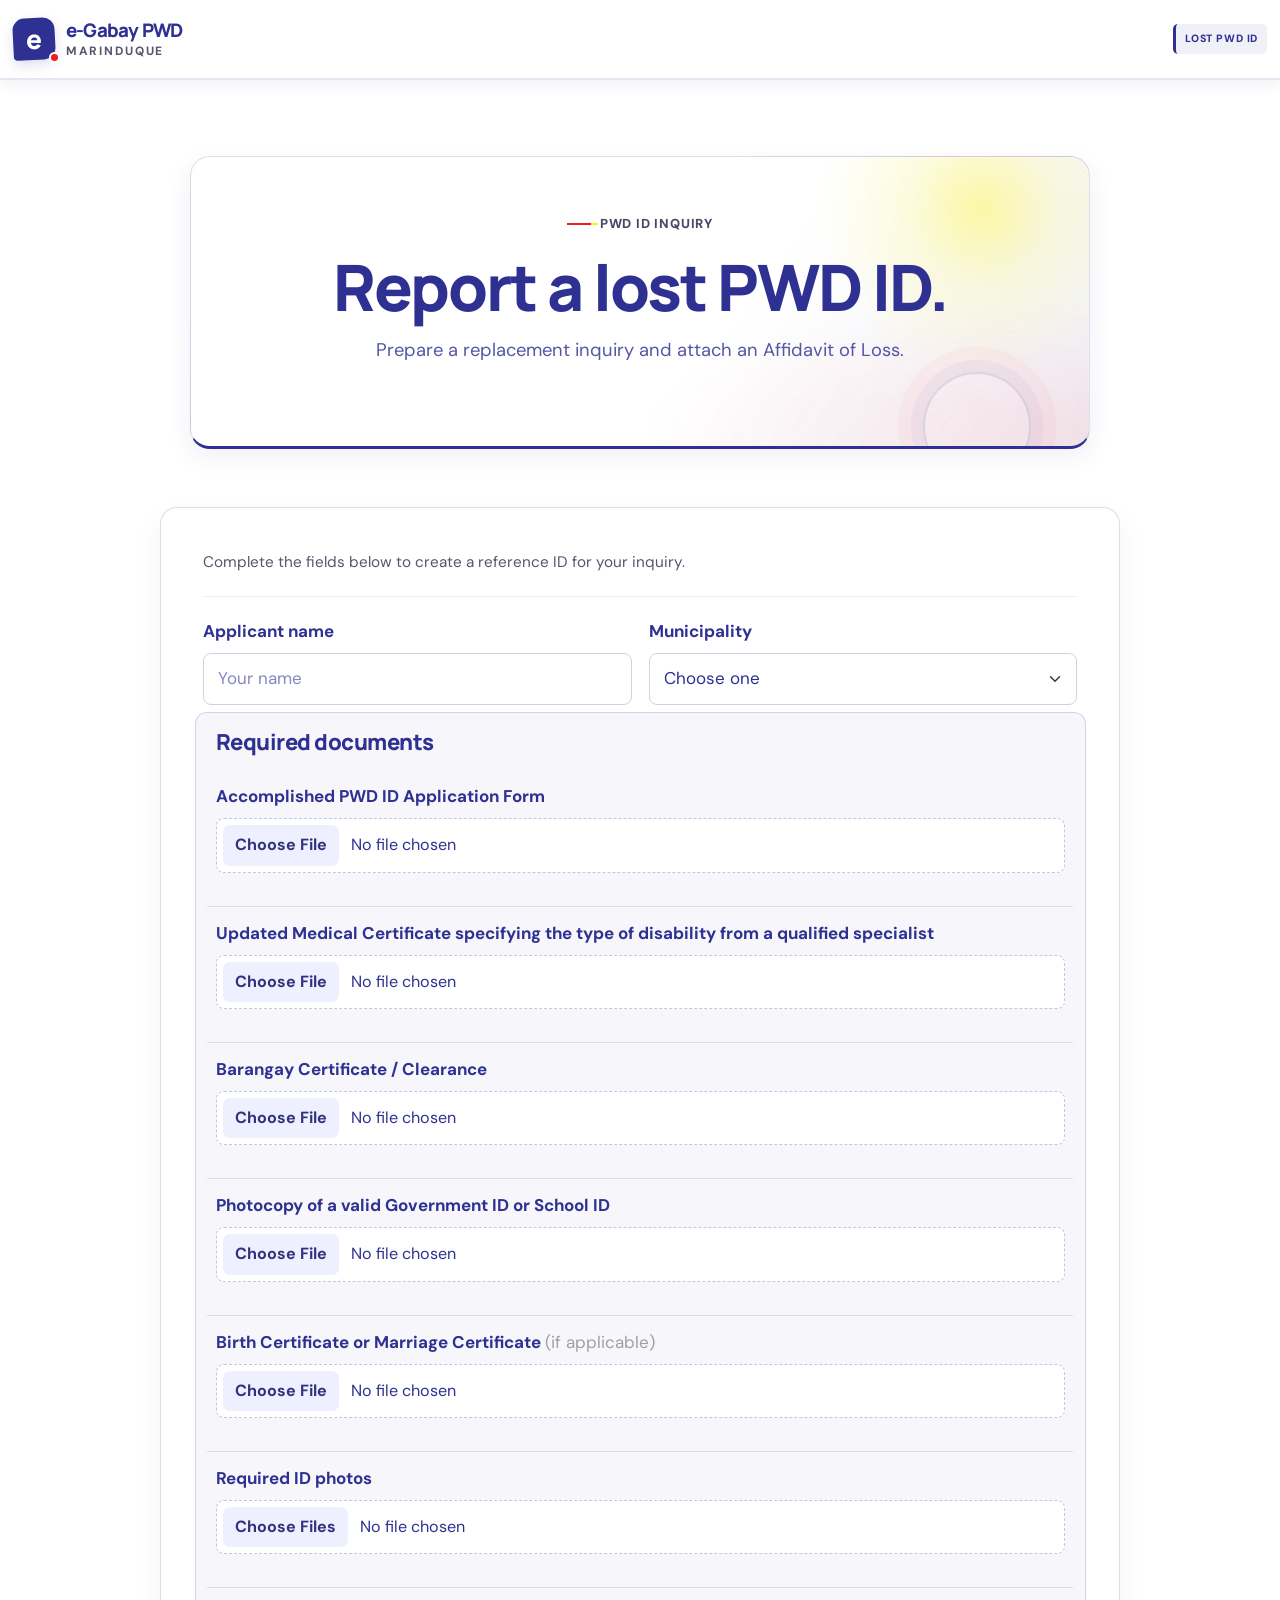
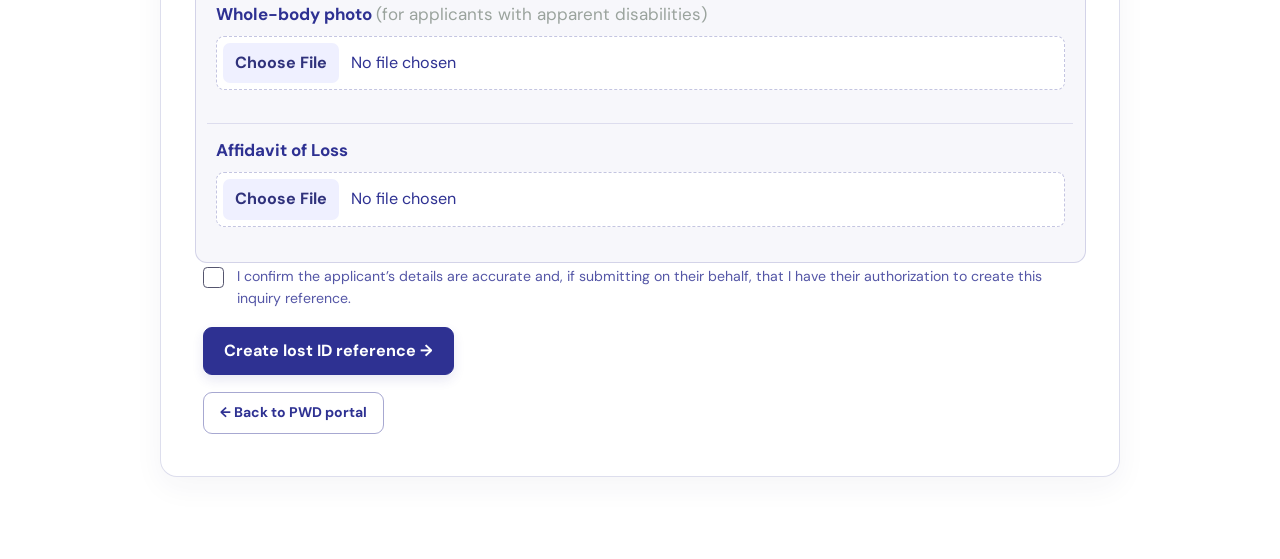
<file: lost-pwd-id.html>
<!doctype html>
<html lang="en">
<head>
  <meta charset="utf-8">
  <meta name="viewport" content="width=device-width, initial-scale=1">
  <meta name="theme-color" content="#2E3192">
  <meta name="description" content="Prepare a lost PWD ID inquiry for Marinduque.">
  <title>Lost PWD ID — e-Gabay Marinduque</title>
  <link rel="preconnect" href="https://fonts.googleapis.com">
  <link rel="preconnect" href="https://fonts.gstatic.com" crossorigin>
  <link href="https://fonts.googleapis.com/css2?family=DM+Sans:wght@400;500;600;700&family=Manrope:wght@400;500;600;700;800&display=swap" rel="stylesheet">
  <link href="https://cdn.jsdelivr.net/npm/bootstrap@5.3.3/dist/css/bootstrap.min.css" rel="stylesheet">
  <link href="styles.css" rel="stylesheet">
</head>
<body class="portal-page">
  <a class="skip-link" href="#main-content">Skip to main content</a>
  <header class="site-header">
    <nav class="navbar" aria-label="Main navigation">
      <div class="container">
        <a class="navbar-brand brand-lockup" id="form-portal-link" href="pwd.html" aria-label="PWD portal">
          <span class="brand-mark" aria-hidden="true"><span>e</span></span>
          <span class="brand-text">e-Gabay <span>PWD</span><small>MARINDUQUE</small></span>
        </a>
        <div class="portal-nav-links"><span class="portal-role-label">LOST PWD ID</span></div>
      </div>
    </nav>
  </header>
  <main id="main-content" class="portal-main container">
    <section class="portal-hero">
      <div class="eyebrow"><span class="eyebrow-line"></span> PWD ID inquiry</div>
      <h1>Report a lost PWD ID.</h1>
      <p class="portal-intro">Prepare a replacement inquiry and attach an Affidavit of Loss.</p>
    </section>
    <article class="portal-card role-form-card id-application-page">
      <p>Complete the fields below to create a reference ID for your inquiry.</p>
      <form id="id-application-form" class="id-application-form" novalidate>
        <input id="id-application-type" name="type" type="hidden" value="replacement">
        <div class="row g-3">
          <div class="col-md-6"><label class="form-label" for="id-applicant-name">Applicant name</label><input class="form-control" id="id-applicant-name" name="name" autocomplete="name" required placeholder="Your name"></div>
          <div class="col-md-6"><label class="form-label" for="id-applicant-municipality">Municipality</label><select class="form-select" id="id-applicant-municipality" name="municipality" required><option value="">Choose one</option><option>Boac</option><option>Mogpog</option><option>Gasan</option><option>Buenavista</option><option>Santa Cruz</option><option>Torrijos</option></select></div>
          <div class="col-12 document-upload-section" id="id-document-fields">
            <h2 class="document-upload-heading">Required documents</h2>
            <div class="row g-3">
              <div class="col-12 document-field" data-document-groups="replacement"><label class="form-label" for="document-application-form">Accomplished PWD ID Application Form</label><input class="form-control" id="document-application-form" name="applicationForm" type="file" accept=".pdf,.jpg,.jpeg,.png" required></div>
              <div class="col-12 document-field" data-document-groups="replacement"><label class="form-label" for="document-medical-certificate">Updated Medical Certificate specifying the type of disability from a qualified specialist</label><input class="form-control" id="document-medical-certificate" name="medicalCertificate" type="file" accept=".pdf,.jpg,.jpeg,.png" required></div>
              <div class="col-12 document-field" data-document-groups="replacement"><label class="form-label" for="document-barangay-certificate">Barangay Certificate / Clearance</label><input class="form-control" id="document-barangay-certificate" name="barangayCertificate" type="file" accept=".pdf,.jpg,.jpeg,.png" required></div>
              <div class="col-12 document-field" data-document-groups="replacement"><label class="form-label" for="document-valid-id">Photocopy of a valid Government ID or School ID</label><input class="form-control" id="document-valid-id" name="validId" type="file" accept=".pdf,.jpg,.jpeg,.png" required></div>
              <div class="col-12 document-field" data-document-groups="replacement"><label class="form-label" for="document-birth-marriage">Birth Certificate or Marriage Certificate <span class="optional">(if applicable)</span></label><input class="form-control" id="document-birth-marriage" name="birthOrMarriageCertificate" type="file" accept=".pdf,.jpg,.jpeg,.png"></div>
              <div class="col-12 document-field" data-document-groups="replacement"><label class="form-label" for="document-id-photos">Required ID photos</label><input class="form-control" id="document-id-photos" name="idPhotos" type="file" accept=".jpg,.jpeg,.png" multiple required></div>
              <div class="col-12 document-field" data-document-groups="replacement"><label class="form-label" for="document-whole-body">Whole-body photo <span class="optional">(for applicants with apparent disabilities)</span></label><input class="form-control" id="document-whole-body" name="wholeBodyPhoto" type="file" accept=".jpg,.jpeg,.png"></div>
              <div class="col-12 document-field" data-document-groups="replacement"><label class="form-label" for="document-affidavit-loss">Affidavit of Loss</label><input class="form-control" id="document-affidavit-loss" name="affidavitOfLoss" type="file" accept=".pdf,.jpg,.jpeg,.png" required></div>
            </div>
          </div>
          <div class="col-12 form-consent"><input class="form-check-input" id="id-consent" type="checkbox" required><label class="form-check-label" for="id-consent">I confirm the applicant’s details are accurate and, if submitting on their behalf, that I have their authorization to create this inquiry reference.</label></div>
          <div class="col-12"><button class="btn btn-primary" type="submit">Create lost ID reference <span aria-hidden="true">→</span></button></div>
        </div>
      </form>
      <div class="form-feedback" id="id-form-feedback" role="status" aria-live="polite"></div>
      <a class="btn btn-outline-primary mt-3" id="form-back-link" href="pwd.html">← Back to PWD portal</a>
    </article>
  </main>
  <script src="app.js"></script>
</body>
</html>
</file>
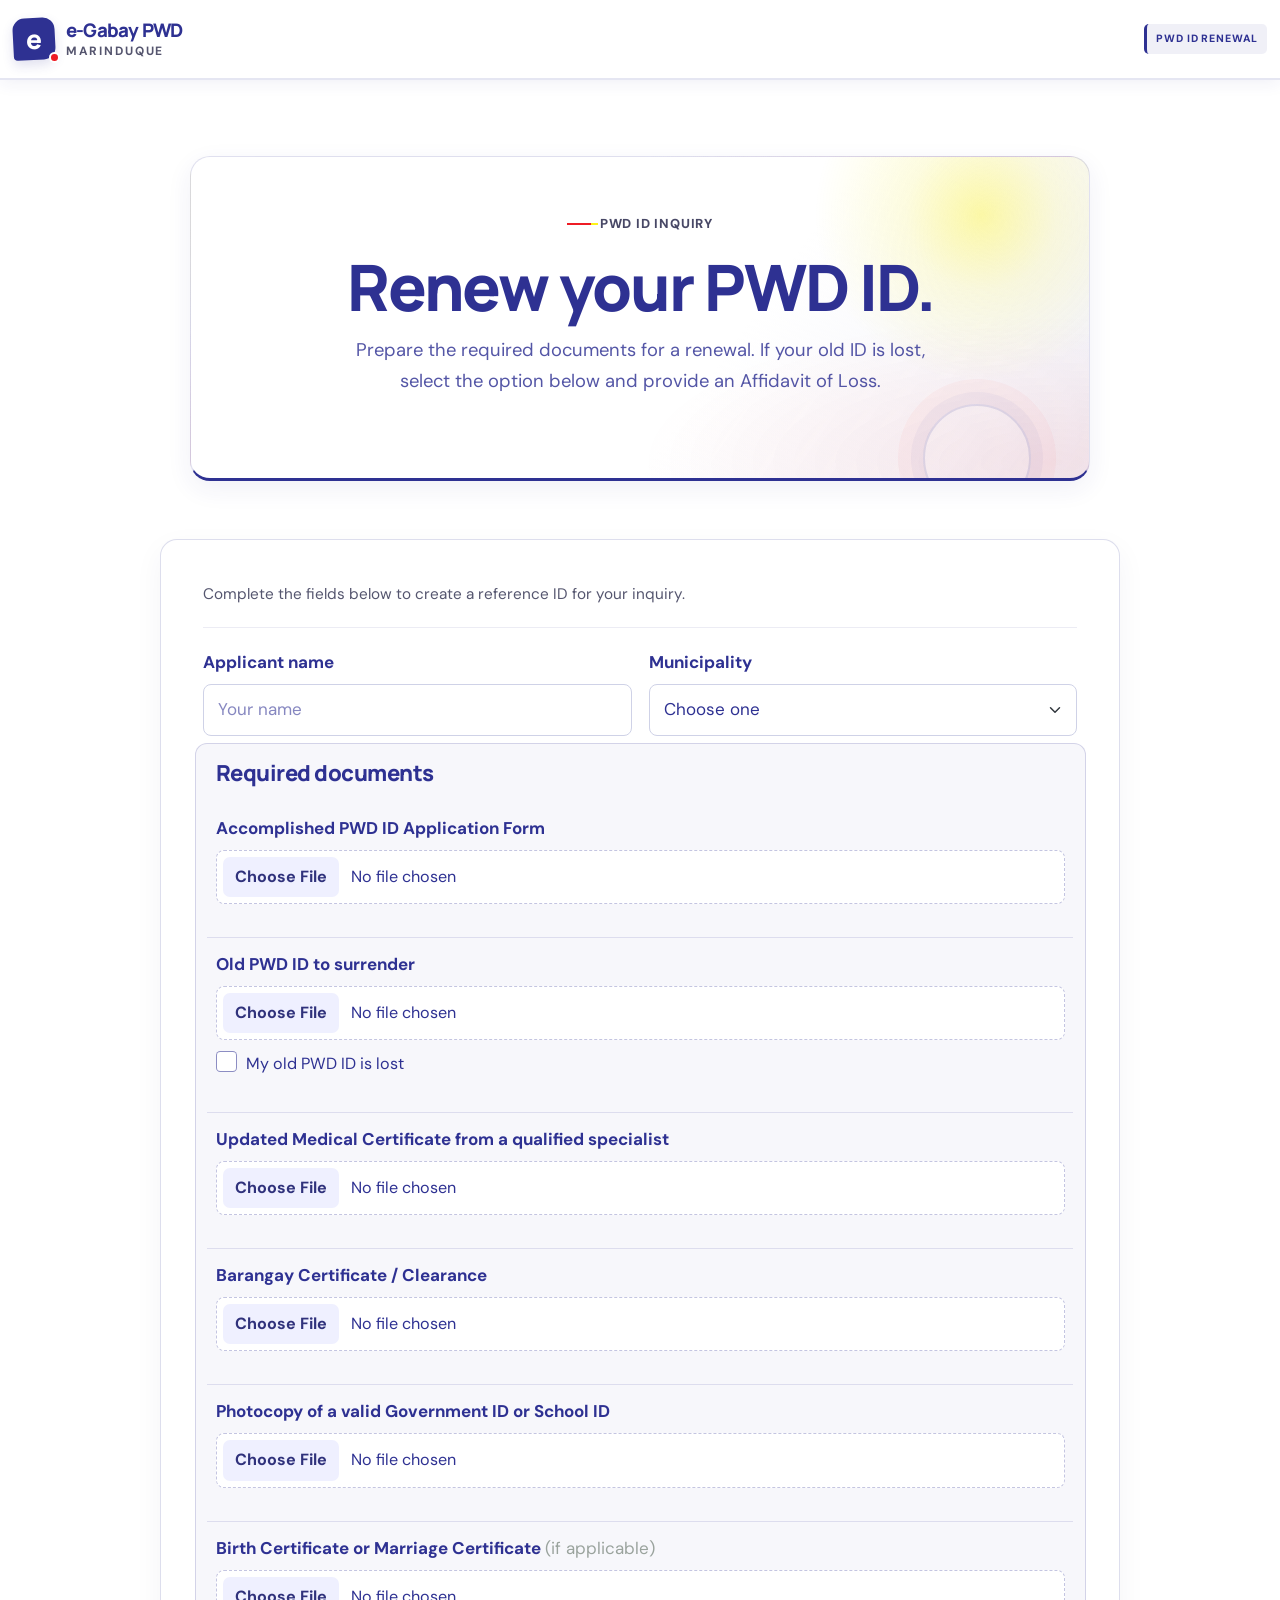
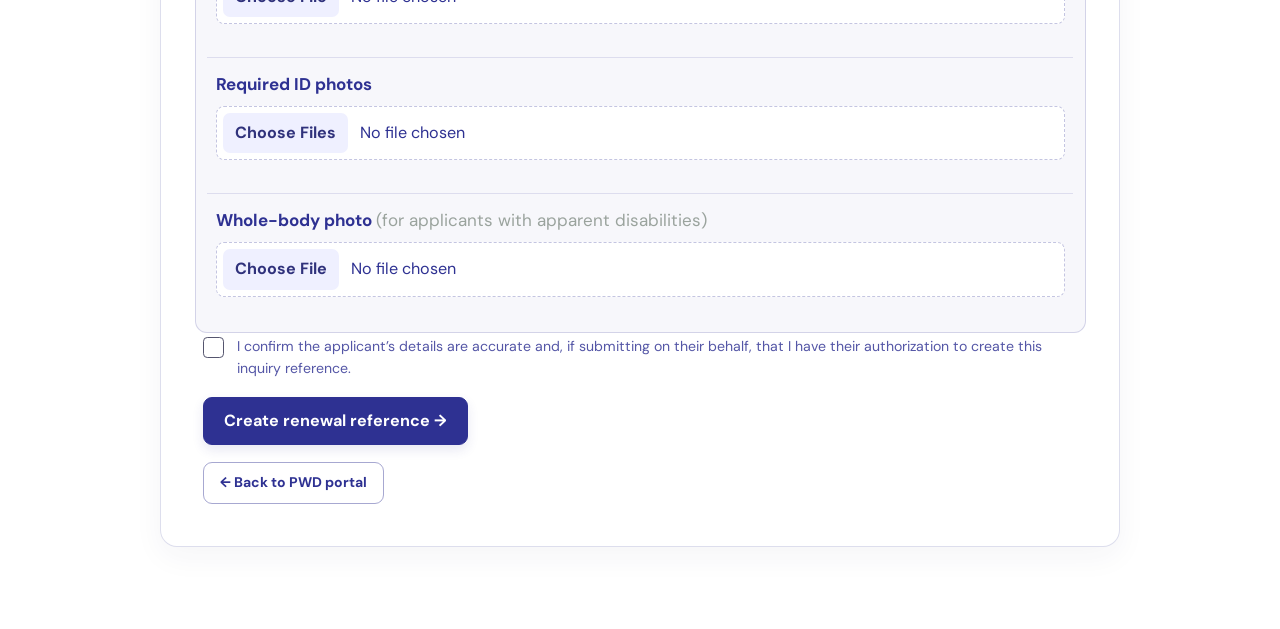
<file: pwd-renewal.html>
<!doctype html>
<html lang="en">
<head>
  <meta charset="utf-8">
  <meta name="viewport" content="width=device-width, initial-scale=1">
  <meta name="theme-color" content="#2E3192">
  <meta name="description" content="Prepare a PWD ID renewal inquiry for Marinduque.">
  <title>PWD ID renewal — e-Gabay Marinduque</title>
  <link rel="preconnect" href="https://fonts.googleapis.com">
  <link rel="preconnect" href="https://fonts.gstatic.com" crossorigin>
  <link href="https://fonts.googleapis.com/css2?family=DM+Sans:wght@400;500;600;700&family=Manrope:wght@400;500;600;700;800&display=swap" rel="stylesheet">
  <link href="https://cdn.jsdelivr.net/npm/bootstrap@5.3.3/dist/css/bootstrap.min.css" rel="stylesheet">
  <link href="styles.css" rel="stylesheet">
</head>
<body class="portal-page">
  <a class="skip-link" href="#main-content">Skip to main content</a>
  <header class="site-header">
    <nav class="navbar" aria-label="Main navigation">
      <div class="container">
        <a class="navbar-brand brand-lockup" id="form-portal-link" href="pwd.html" aria-label="PWD portal">
          <span class="brand-mark" aria-hidden="true"><span>e</span></span>
          <span class="brand-text">e-Gabay <span>PWD</span><small>MARINDUQUE</small></span>
        </a>
        <div class="portal-nav-links"><span class="portal-role-label">PWD ID RENEWAL</span></div>
      </div>
    </nav>
  </header>
  <main id="main-content" class="portal-main container">
    <section class="portal-hero">
      <div class="eyebrow"><span class="eyebrow-line"></span> PWD ID inquiry</div>
      <h1>Renew your PWD ID.</h1>
      <p class="portal-intro">Prepare the required documents for a renewal. If your old ID is lost, select the option below and provide an Affidavit of Loss.</p>
    </section>
    <article class="portal-card role-form-card id-application-page">
      <p>Complete the fields below to create a reference ID for your inquiry.</p>
      <form id="id-application-form" class="id-application-form" novalidate>
        <input id="id-application-type" name="type" type="hidden" value="renewal">
        <div class="row g-3">
          <div class="col-md-6"><label class="form-label" for="id-applicant-name">Applicant name</label><input class="form-control" id="id-applicant-name" name="name" autocomplete="name" required placeholder="Your name"></div>
          <div class="col-md-6"><label class="form-label" for="id-applicant-municipality">Municipality</label><select class="form-select" id="id-applicant-municipality" name="municipality" required><option value="">Choose one</option><option>Boac</option><option>Mogpog</option><option>Gasan</option><option>Buenavista</option><option>Santa Cruz</option><option>Torrijos</option></select></div>
          <div class="col-12 document-upload-section" id="id-document-fields">
            <h2 class="document-upload-heading">Required documents</h2>
            <div class="row g-3">
              <div class="col-12 document-field" data-document-groups="renewal"><label class="form-label" for="document-application-form">Accomplished PWD ID Application Form</label><input class="form-control" id="document-application-form" name="applicationForm" type="file" accept=".pdf,.jpg,.jpeg,.png" required></div>
              <div class="col-12 document-field" data-document-groups="renewal"><label class="form-label" for="document-old-pwd-id">Old PWD ID to surrender</label><div id="old-pwd-id-upload"><input class="form-control" id="document-old-pwd-id" name="oldPwdId" type="file" accept=".pdf,.jpg,.jpeg,.png" required></div><div class="form-check mt-2"><input class="form-check-input" id="old-pwd-id-lost" type="checkbox"><label class="form-check-label" for="old-pwd-id-lost">My old PWD ID is lost</label></div></div>
              <div class="col-12 document-field" data-document-groups="renewal"><label class="form-label" for="document-medical-certificate">Updated Medical Certificate from a qualified specialist</label><input class="form-control" id="document-medical-certificate" name="medicalCertificate" type="file" accept=".pdf,.jpg,.jpeg,.png" required></div>
              <div class="col-12 document-field" data-document-groups="renewal"><label class="form-label" for="document-barangay-certificate">Barangay Certificate / Clearance</label><input class="form-control" id="document-barangay-certificate" name="barangayCertificate" type="file" accept=".pdf,.jpg,.jpeg,.png" required></div>
              <div class="col-12 document-field" data-document-groups="renewal"><label class="form-label" for="document-valid-id">Photocopy of a valid Government ID or School ID</label><input class="form-control" id="document-valid-id" name="validId" type="file" accept=".pdf,.jpg,.jpeg,.png" required></div>
              <div class="col-12 document-field" data-document-groups="renewal"><label class="form-label" for="document-birth-marriage">Birth Certificate or Marriage Certificate <span class="optional">(if applicable)</span></label><input class="form-control" id="document-birth-marriage" name="birthOrMarriageCertificate" type="file" accept=".pdf,.jpg,.jpeg,.png"></div>
              <div class="col-12 document-field" data-document-groups="renewal"><label class="form-label" for="document-id-photos">Required ID photos</label><input class="form-control" id="document-id-photos" name="idPhotos" type="file" accept=".jpg,.jpeg,.png" multiple required></div>
              <div class="col-12 document-field" data-document-groups="renewal"><label class="form-label" for="document-whole-body">Whole-body photo <span class="optional">(for applicants with apparent disabilities)</span></label><input class="form-control" id="document-whole-body" name="wholeBodyPhoto" type="file" accept=".jpg,.jpeg,.png"></div>
              <div class="col-12 document-field" data-document-groups="renewal-lost"><label class="form-label" for="document-affidavit-loss">Affidavit of Loss</label><input class="form-control" id="document-affidavit-loss" name="affidavitOfLoss" type="file" accept=".pdf,.jpg,.jpeg,.png"></div>
            </div>
          </div>
          <div class="col-12 form-consent"><input class="form-check-input" id="id-consent" type="checkbox" required><label class="form-check-label" for="id-consent">I confirm the applicant’s details are accurate and, if submitting on their behalf, that I have their authorization to create this inquiry reference.</label></div>
          <div class="col-12"><button class="btn btn-primary" type="submit">Create renewal reference <span aria-hidden="true">→</span></button></div>
        </div>
      </form>
      <div class="form-feedback" id="id-form-feedback" role="status" aria-live="polite"></div>
      <a class="btn btn-outline-primary mt-3" id="form-back-link" href="pwd.html">← Back to PWD portal</a>
    </article>
  </main>
  <script src="app.js"></script>
</body>
</html>
</file>
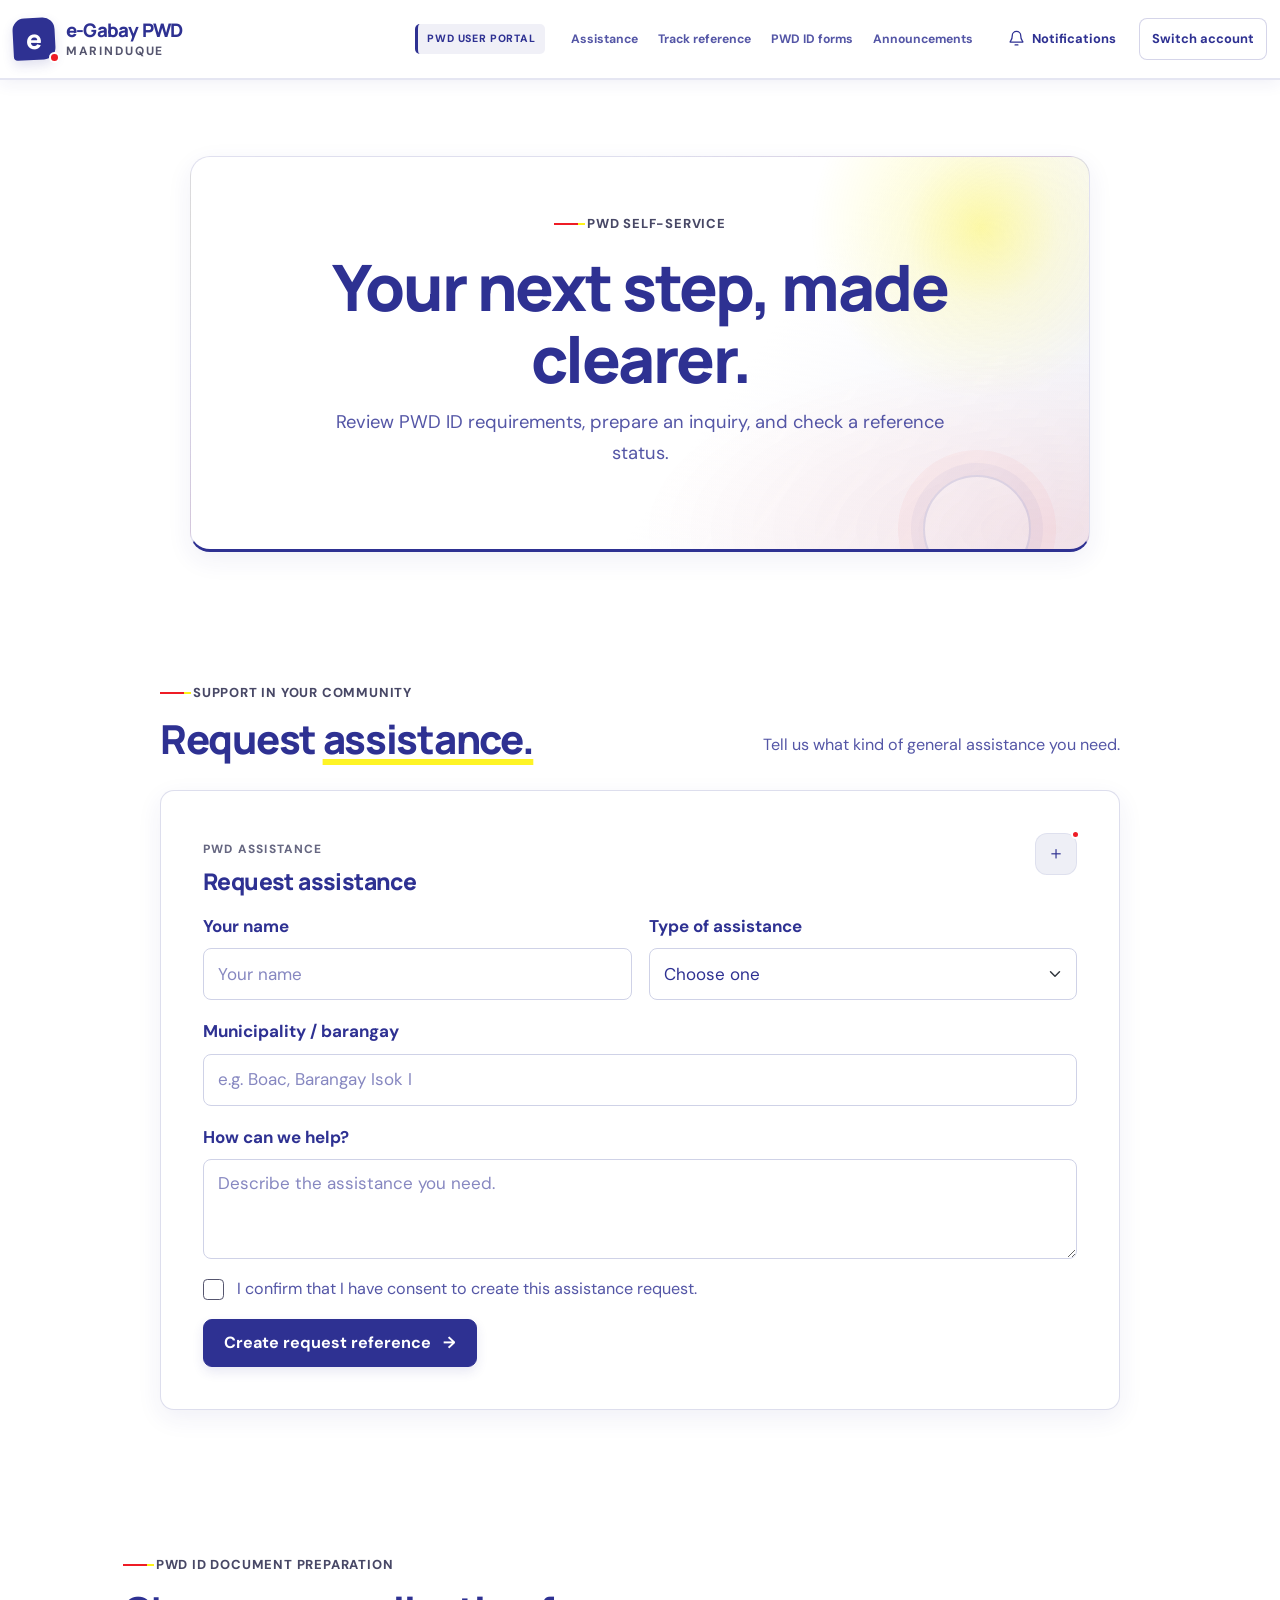
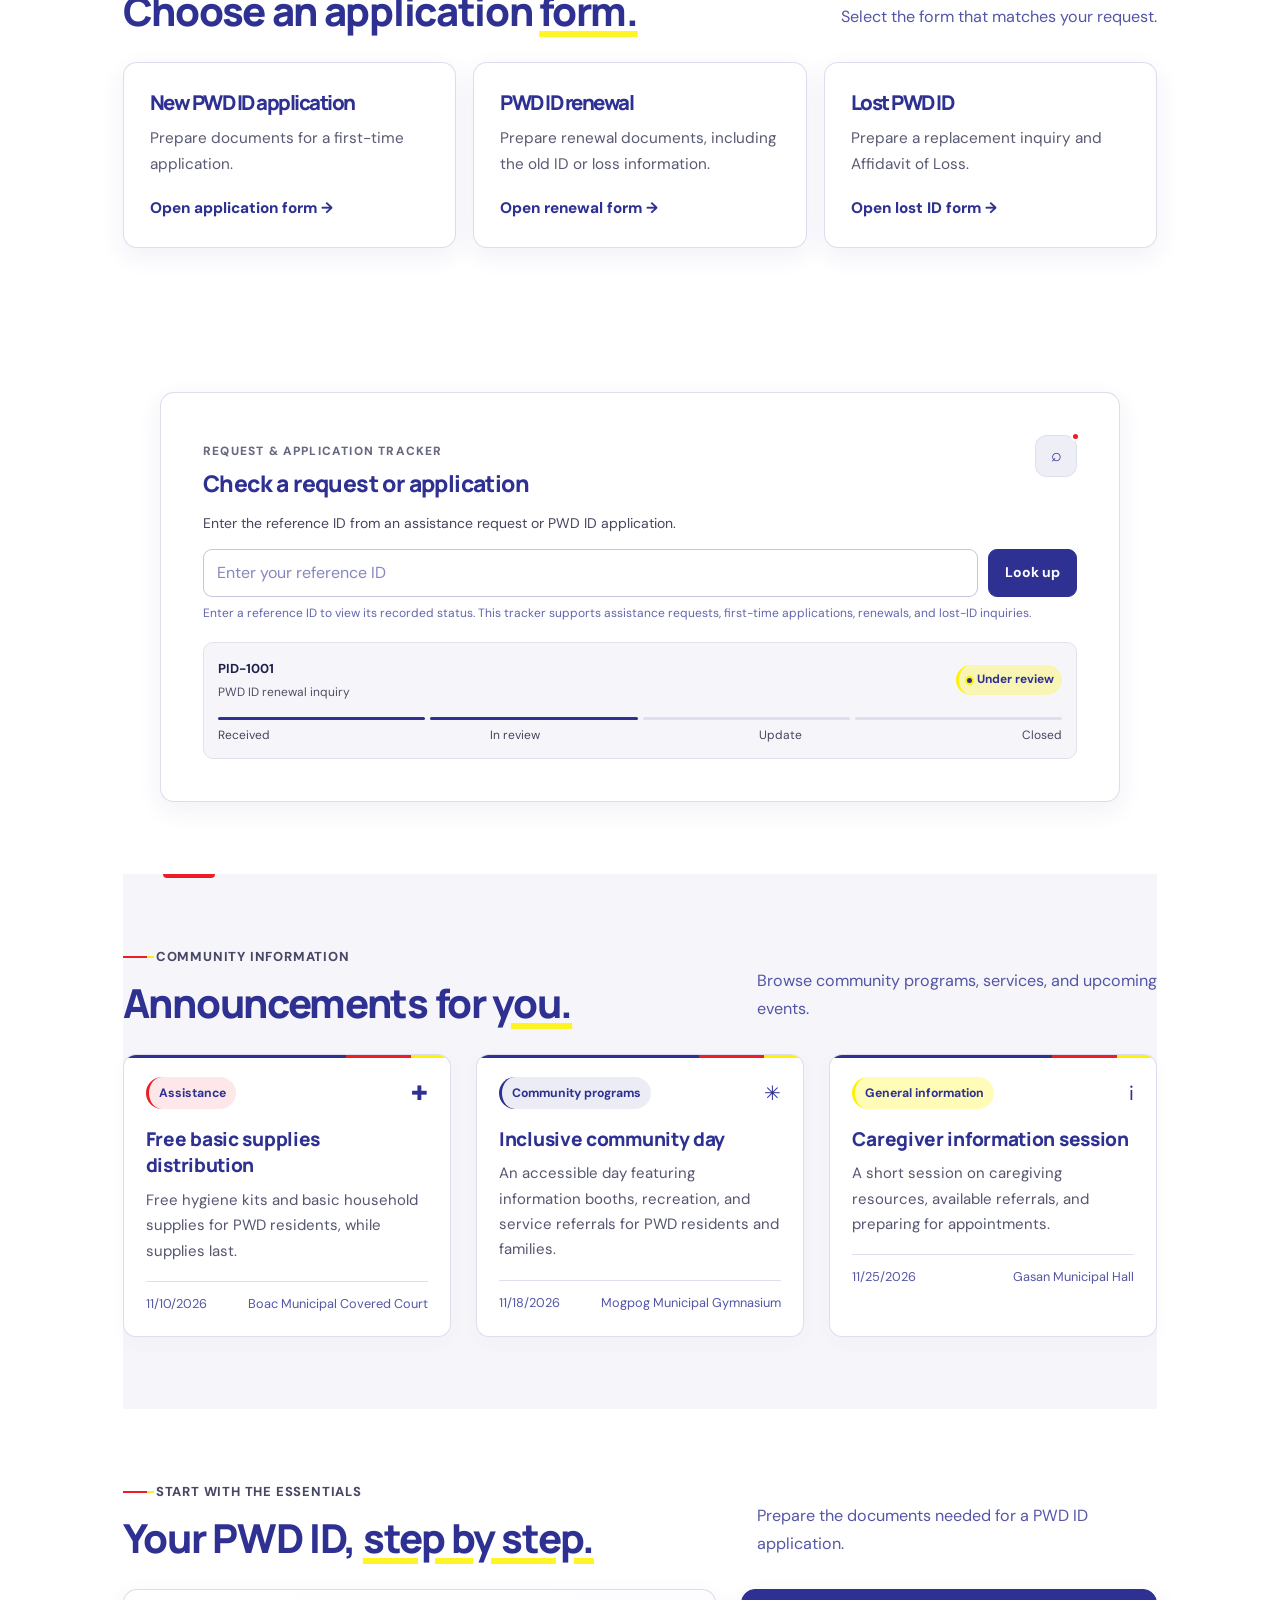
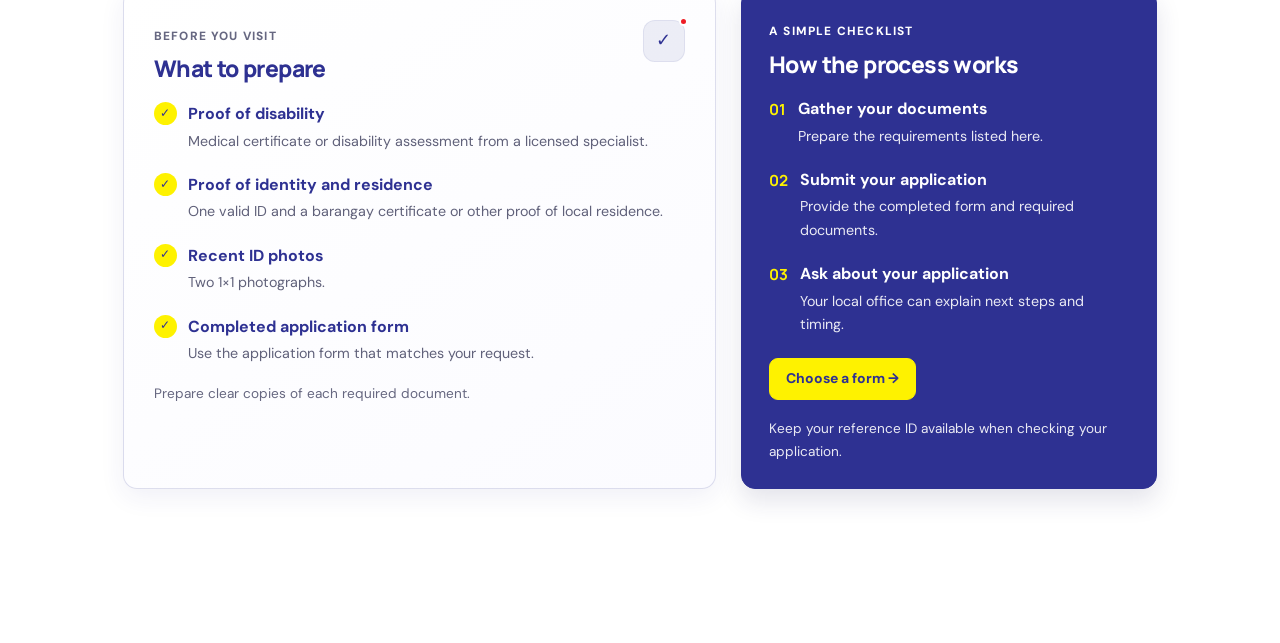
<file: pwd.html>
<!doctype html>
<html lang="en">
<head>
  <meta charset="utf-8">
  <meta name="viewport" content="width=device-width, initial-scale=1">
  <meta name="theme-color" content="#2E3192">
  <meta name="description" content="PWD guidance and assistance portal for Marinduque.">
  <title>PWD portal — e-Gabay Marinduque</title>
  <link rel="preconnect" href="https://fonts.googleapis.com">
  <link rel="preconnect" href="https://fonts.gstatic.com" crossorigin>
  <link href="https://fonts.googleapis.com/css2?family=DM+Sans:wght@400;500;600;700&family=Manrope:wght@400;500;600;700;800&display=swap" rel="stylesheet">
  <link href="https://cdn.jsdelivr.net/npm/bootstrap@5.3.3/dist/css/bootstrap.min.css" rel="stylesheet">
  <link href="styles.css" rel="stylesheet">
</head>
<body class="portal-page pwd-user-page">
  <a class="skip-link" href="#main-content">Skip to main content</a>
  <header class="site-header">
    <nav class="navbar" aria-label="Main navigation">
      <div class="container">
        <a class="navbar-brand brand-lockup" href="index.html" aria-label="e-Gabay PWD home">
          <span class="brand-mark" aria-hidden="true"><span>e</span></span>
          <span class="brand-text">e-Gabay <span>PWD</span><small>MARINDUQUE</small></span>
        </a>
        <div class="portal-nav-links">
          <span class="portal-role-label">PWD USER PORTAL</span>
          <div class="portal-section-links" aria-label="Portal sections">
            <a href="#assistance">Assistance</a>
            <a href="#tracking-card">Track reference</a>
            <a href="#pwd-forms">PWD ID forms</a>
            <a href="#announcements">Announcements</a>
          </div>
          <div class="notification-center">
            <button class="notification-toggle" id="notification-toggle" type="button" aria-label="Notifications" aria-controls="notification-panel" aria-expanded="false">
              <svg aria-hidden="true" viewBox="0 0 24 24"><path d="M18 8a6 6 0 0 0-12 0c0 7-3 7-3 9h18c0-2-3-2-3-9M10 21h4"/></svg>
              <span>Notifications</span><span class="notification-count" id="notification-count" hidden></span>
            </button>
            <section class="notification-panel" id="notification-panel" aria-label="Notifications" hidden>
              <div class="notification-panel-heading"><h2>Notifications</h2><button class="notification-close" id="notification-close" type="button" aria-label="Close notifications">×</button></div>
              <p class="notification-feedback" id="notification-feedback" role="status" aria-live="polite"></p>
              <div class="notification-items" id="notification-items" aria-live="polite"></div>
            </section>
          </div>
          <a href="login.html">Switch account</a>
        </div>
      </div>
    </nav>
  </header>
  <main id="main-content" class="portal-main container">
    <section class="portal-hero">
      <div class="eyebrow"><span class="eyebrow-line"></span> PWD self-service</div>
      <h1>Your next step, <span>made clearer.</span></h1>
      <p class="portal-intro">Review PWD ID requirements, prepare an inquiry, and check a reference status.</p>
    </section>
    <section class="section-pad assistance-section role-content-section" id="assistance">
      <div class="section-heading assistance-heading">
        <div><div class="eyebrow"><span class="eyebrow-line"></span> Support in your community</div><h2>Request <span>assistance.</span></h2></div>
        <p>Tell us what kind of general assistance you need.</p>
      </div>
      <div class="row g-4 align-items-stretch justify-content-center">
        <div class="col-lg-8">
          <div class="request-card">
            <div class="card-title-row"><div><span class="card-kicker">PWD ASSISTANCE</span><h3>Request assistance</h3></div><span class="card-icon" aria-hidden="true">＋</span></div>
            <form id="assistance-form" novalidate>
              <div class="row g-3">
                <div class="col-sm-6"><label class="form-label" for="request-name">Your name</label><input class="form-control" id="request-name" name="name" autocomplete="name" required placeholder="Your name"></div>
                <div class="col-sm-6"><label class="form-label" for="request-type">Type of assistance</label><select class="form-select" id="request-type" name="type" required><option value="">Choose one</option><option>Medicine support</option><option>Food assistance</option><option>Transportation</option><option>Other support</option></select></div>
                <div class="col-12"><label class="form-label" for="request-location">Municipality / barangay</label><input class="form-control" id="request-location" name="location" required placeholder="e.g. Boac, Barangay Isok I"></div>
                <div class="col-12"><label class="form-label" for="request-details">How can we help?</label><textarea class="form-control" id="request-details" name="details" rows="3" required placeholder="Describe the assistance you need."></textarea></div>
                <div class="col-12 form-consent"><input class="form-check-input" id="request-consent" type="checkbox" required><label class="form-check-label" for="request-consent">I confirm that I have consent to create this assistance request.</label></div>
                <div class="col-12"><button class="btn btn-primary" type="submit">Create request reference <span aria-hidden="true">→</span></button></div>
              </div>
            </form>
            <div class="form-feedback" id="form-feedback" role="status" aria-live="polite"></div>
          </div>
        </div>
      </div>
    </section>
    <section class="section-pad role-content-section" id="pwd-forms" aria-labelledby="id-application-heading">
      <div class="section-heading">
        <div><div class="eyebrow"><span class="eyebrow-line"></span> PWD ID document preparation</div><h2 id="id-application-heading">Choose an application <span>form.</span></h2></div>
        <p>Select the form that matches your request.</p>
      </div>
      <div class="row g-3">
        <div class="col-md-4"><a class="portal-card d-block h-100 text-decoration-none" href="firsttime-applicant.html"><h3>New PWD ID application</h3><p>Prepare documents for a first-time application.</p><span class="text-link">Open application form →</span></a></div>
        <div class="col-md-4"><a class="portal-card d-block h-100 text-decoration-none" href="pwd-renewal.html"><h3>PWD ID renewal</h3><p>Prepare renewal documents, including the old ID or loss information.</p><span class="text-link">Open renewal form →</span></a></div>
        <div class="col-md-4"><a class="portal-card d-block h-100 text-decoration-none" href="lost-pwd-id.html"><h3>Lost PWD ID</h3><p>Prepare a replacement inquiry and Affidavit of Loss.</p><span class="text-link">Open lost ID form →</span></a></div>
      </div>
    </section>
    <section class="section-pad role-content-section tracker-section" aria-label="Request tracker">
      <div class="tracking-card" id="tracking-card">
        <div class="card-title-row"><div><span class="card-kicker">REQUEST &amp; APPLICATION TRACKER</span><h3>Check a request or application</h3></div><span class="card-icon" aria-hidden="true">⌕</span></div>
        <p class="tracking-intro">Enter the reference ID from an assistance request or PWD ID application.</p>
        <form id="tracking-form" class="tracking-form"><label class="visually-hidden" for="tracking-id">Request or application reference ID</label><input class="form-control" id="tracking-id" placeholder="Enter your reference ID" aria-describedby="tracking-help"><button class="btn btn-dark" type="submit">Look up</button></form>
        <small class="tracking-help" id="tracking-help">Enter a reference ID to view its recorded status. This tracker supports assistance requests, first-time applications, renewals, and lost-ID inquiries.</small>
        <div id="tracking-result" class="tracking-result" aria-live="polite">
          <div class="tracked-request"><div><span class="request-ref">PID-1001</span><span class="request-type">PWD ID renewal inquiry</span></div><span class="status-badge status-review"><i></i> Under review</span></div>
          <div class="request-progress"><span class="progress-done"></span><span class="progress-done"></span><span></span><span></span></div>
          <div class="tracking-step-labels"><span>Received</span><span>In review</span><span>Update</span><span>Closed</span></div>
        </div>
        <div class="tracker-empty" id="tracker-empty" hidden role="status">No request or application matched that reference ID. Check the ID from your confirmation and try again.</div>
      </div>
    </section>
    <section class="section-pad updates-section role-content-section" id="announcements" aria-labelledby="announcements-heading">
      <div class="section-heading">
        <div><div class="eyebrow"><span class="eyebrow-line"></span> Community information</div><h2 id="announcements-heading">Announcements for <span>you.</span></h2></div>
        <p>Browse community programs, services, and upcoming events.</p>
      </div>
      <div class="row g-4" id="announcement-list" aria-live="polite" aria-label="Community announcements"></div>
      <p class="announcement-empty admin-footnote" id="announcement-empty">No announcements have been added yet.</p>
    </section>
    <section class="section-pad services-section role-content-section" id="id-services">
      <div class="section-heading">
        <div><div class="eyebrow"><span class="eyebrow-line"></span> Start with the essentials</div><h2>Your PWD ID, <span>step by step.</span></h2></div>
        <p>Prepare the documents needed for a PWD ID application.</p>
      </div>
      <div class="row g-4">
        <div class="col-lg-7">
          <div class="info-card requirements-card">
            <div class="card-title-row"><div><span class="card-kicker">BEFORE YOU VISIT</span><h3>What to prepare</h3></div><span class="card-icon" aria-hidden="true">✓</span></div>
            <ul class="check-list">
              <li><span aria-hidden="true">✓</span><div><strong>Proof of disability</strong><small>Medical certificate or disability assessment from a licensed specialist.</small></div></li>
              <li><span aria-hidden="true">✓</span><div><strong>Proof of identity and residence</strong><small>One valid ID and a barangay certificate or other proof of local residence.</small></div></li>
              <li><span aria-hidden="true">✓</span><div><strong>Recent ID photos</strong><small>Two 1×1 photographs.</small></div></li>
              <li><span aria-hidden="true">✓</span><div><strong>Completed application form</strong><small>Use the application form that matches your request.</small></div></li>
            </ul>
            <p class="fine-print">Prepare clear copies of each required document.</p>
          </div>
        </div>
        <div class="col-lg-5">
          <div class="process-card">
            <span class="card-kicker">A SIMPLE CHECKLIST</span><h3>How the process works</h3>
            <ol class="step-list">
              <li><span class="step-number">01</span><div><strong>Gather your documents</strong><small>Prepare the requirements listed here.</small></div></li>
              <li><span class="step-number">02</span><div><strong>Submit your application</strong><small>Provide the completed form and required documents.</small></div></li>
              <li><span class="step-number">03</span><div><strong>Ask about your application</strong><small>Your local office can explain next steps and timing.</small></div></li>
            </ol>
            <a class="btn btn-outline-primary btn-sm" href="#id-application-heading">Choose a form <span aria-hidden="true">→</span></a>
            <p class="fine-print mb-0">Keep your reference ID available when checking your application.</p>
          </div>
        </div>
      </div>
    </section>
  <div class="status-confirm-backdrop switch-account-backdrop" id="switch-account-modal" hidden>
    <section class="status-confirm-dialog switch-account-dialog" role="dialog" aria-modal="true" aria-labelledby="switch-account-title" aria-describedby="switch-account-message">
      <span class="card-kicker">ACCOUNT</span>
      <h2 id="switch-account-title">Switch accounts?</h2>
      <p id="switch-account-message">You’ll return to the sign-in page, where you can choose a different portal.</p>
      <div class="status-confirm-actions">
        <button class="btn btn-outline-primary" id="switch-account-cancel" type="button">Stay here</button>
        <button class="btn btn-primary" id="switch-account-confirm" type="button">Continue</button>
      </div>
    </section>
  </div>
  <script src="app.js"></script>
</body>
</html>
</file>
<file: styles.css>
:root {
  --ink: #1d1e45;
  --muted: #4d4f67;
  --green: #2E3192;
  --green-dark: #20256e;
  --green-pale: #eff0ff;
  --paper: #ffffff;
  --white: #FFFFFF;
  --line: #dedff0;
  --coral: #EE1C25;
  --blue: #2E3192;
  --red: #EE1C25;
  --yellow: #FEF200;
  --font-display: "Manrope", sans-serif;
  --font-body: "DM Sans", sans-serif;
}

* { box-sizing: border-box; }
html { scroll-behavior: smooth; scroll-padding-top: 85px; font-size: 17px; }
body {
  margin: 0;
  color: var(--ink);
  background: var(--white);
  font-family: var(--font-body);
  font-size: 1.02rem;
  line-height: 1.7;
  -webkit-font-smoothing: antialiased;
}
a { color: inherit; }
button, input, select, textarea { font: inherit; }
.skip-link { position: absolute; z-index: 20; top: -50px; left: 16px; padding: 10px 14px; background: var(--white); border-radius: 0 0 8px 8px; color: var(--ink); }
.skip-link:focus { top: 0; }
.portal-notice {
  min-height: 38px;
  display: flex;
  justify-content: center;
  align-items: center;
  gap: 8px;
  padding: 8px 16px;
  color: var(--ink);
  background: var(--white);
  border-bottom: 1px solid var(--line);
  font-size: 0.72rem;
  letter-spacing: .02em;
  text-align: center;
}
.portal-notice strong {
  font-size: 0.67rem;
  letter-spacing: .08em;
  color: var(--blue);
}
.notice-dot { width: 9px; height: 9px; border-radius: 50%; background: var(--red); }
.site-header { position: sticky; z-index: 10; top: 0; background: rgba(255,255,255,.96); border-bottom: 1px solid rgba(46,49,146,.12); backdrop-filter: blur(12px); }
.navbar { min-height: 82px; padding: 12px 0; }
.brand-lockup { display: inline-flex; align-items: center; gap: 11px; text-decoration: none; flex-shrink: 0; }
.brand-mark { width: 42px; height: 42px; display: grid; place-items: center; border-radius: 12px 12px 12px 4px; background: var(--blue); color: var(--white); font-family: var(--font-display); font-size: 1.55rem; font-weight: 800; transform: rotate(-3deg); }
.brand-mark span { transform: rotate(3deg); }
.brand-text { display: flex; position: relative; flex-wrap: wrap; align-items: baseline; column-gap: 4px; width: 124px; font-family: var(--font-display); font-size: 1.1rem; font-weight: 800; line-height: 1; letter-spacing: -.7px; }
.brand-text > span { color: var(--blue); }
.brand-text small { flex-basis: 100%; margin-top: 5px; color: var(--muted); font-family: var(--font-body); font-size: 0.48rem; font-weight: 700; letter-spacing: 1.85px; }
.navbar-nav { gap: 29px; }
.navbar-nav .nav-link { padding: 10px 0 !important; color: var(--muted); font-size: 0.9rem; font-weight: 700; transition: color .2s ease; }
.navbar-nav .nav-link:hover, .navbar-nav .nav-link.active { color: var(--blue); }
.header-actions { display: flex; align-items: center; gap: 10px; }
.role-select { width: 145px; border-color: #dfe2f8; border-radius: 7px; color: var(--ink); font-size: 0.75rem; }
.btn { border-radius: 7px; font-size: 0.84rem; font-weight: 700; }
.btn-primary { --bs-btn-bg: var(--blue); --bs-btn-border-color: var(--blue); --bs-btn-hover-bg: var(--green-dark); --bs-btn-hover-border-color: var(--green-dark); --bs-btn-active-bg: var(--green-dark); --bs-btn-active-border-color: var(--green-dark); }
.btn-outline-primary { --bs-btn-color: var(--blue); --bs-btn-border-color: #dfe2f8; --bs-btn-hover-bg: var(--blue); --bs-btn-hover-border-color: var(--blue); }
.header-cta { padding: 11px 16px; }
.header-cta span, .hero-actions .btn span, .request-card .btn span { margin-left: 8px; }
.navbar-toggler { border: 0; padding: 5px; }
.hero-section { overflow: hidden; background: linear-gradient(180deg, #ffffff 0%, #f7f8ff 100%); }
.hero-grid { min-height: 430px; display: grid; grid-template-columns: 1fr 1fr; align-items: center; gap: 45px; padding-top: 45px; padding-bottom: 40px; }
.hero-copy { position: relative; z-index: 1; padding: 3px 0 0 8px; }
.eyebrow { display: flex; align-items: center; gap: 9px; color: var(--blue); font-size: 0.72rem; font-weight: 800; letter-spacing: .12em; text-transform: uppercase; }
.eyebrow-line { width: 24px; height: 2px; display: inline-block; background: var(--red); }
h1, h2, h3, p { margin-top: 0; }
h1, h2, h3 { font-family: var(--font-display); color: var(--ink); font-weight: 800; letter-spacing: -1.5px; }
h1 { max-width: 500px; margin: 20px 0 14px; font-size: clamp(2.8rem, 4vw, 4.25rem); line-height: 1.06; letter-spacing: -3px; }
h1 span, h2 span { color: var(--blue); }
.hero-lead { max-width: 430px; margin-bottom: 23px; color: var(--muted); font-size: 1.12rem; line-height: 1.8; }
.hero-actions { display: flex; align-items: center; gap: 22px; }
.hero-actions .btn { padding: 14px 20px; font-size: 0.82rem; }
.text-link { padding: 4px 0; border: 0; background: none; color: var(--blue); font-size: 0.85rem; font-weight: 800; text-decoration: none; }
.text-link:hover { color: var(--green-dark); }
.hero-note { display: flex; align-items: center; gap: 8px; margin-top: 29px; color: var(--muted); font-size: 0.8rem; font-weight: 600; }
.note-icon { color: var(--red); font-size: 1rem; }
.hero-art { position: relative; height: 345px; overflow: hidden; border-radius: 44% 44% 12px 12px; background: #e7eee6; }
.art-sun { position: absolute; width: 188px; height: 188px; top: 38px; right: 76px; border-radius: 50%; background: #f3d9b8; }
.art-ground { position: absolute; right: -24px; bottom: -84px; left: -24px; height: 187px; border-radius: 50% 50% 0 0; background: #b5c8ae; }
.art-person { position: absolute; z-index: 2; bottom: 76px; width: 90px; height: 175px; }
.person-left { left: 20%; transform: rotate(-3deg); }
.person-right { right: 14%; bottom: 76px; transform: rotate(4deg); }
.person-head { position: absolute; z-index: 2; top: 0; left: 27px; width: 35px; height: 41px; border-radius: 45% 45% 47% 47%; background: #bc7959; }
.person-left .person-head { background: #a9684e; }
.person-body { position: absolute; top: 38px; left: 12px; width: 65px; height: 89px; border-radius: 25px 24px 12px 12px; background: #dc8d70; }
.person-left .person-body { background: #e9b873; }
.person-leg { position: absolute; top: 116px; width: 20px; height: 58px; border-radius: 0 0 8px 8px; background: #37594c; }
.person-leg.one { left: 21px; transform: rotate(5deg); }
.person-leg.two { left: 48px; transform: rotate(-6deg); }
.art-wheel { position: absolute; z-index: 3; bottom: 48px; left: 40%; width: 150px; height: 160px; }
.wheel-ring { position: absolute; bottom: 0; left: 11px; width: 120px; height: 120px; border: 6px solid #51685d; border-radius: 50%; }
.wheel-seat { position: absolute; bottom: 81px; left: 27px; width: 71px; height: 8px; border-radius: 5px; background: #51685d; }
.wheel-back { position: absolute; bottom: 71px; left: 25px; width: 8px; height: 54px; border-radius: 5px; background: #51685d; transform: rotate(-8deg); }
.wheel-person-head { position: absolute; z-index: 2; bottom: 115px; left: 70px; width: 33px; height: 38px; border-radius: 50%; background: #85503f; }
.wheel-person-body { position: absolute; z-index: 2; bottom: 70px; left: 66px; width: 38px; height: 58px; border-radius: 20px 20px 8px 8px; background: #528e7a; transform: rotate(-9deg); }
.wheel-spoke { position: absolute; z-index: 1; bottom: 4px; left: 69px; width: 2px; height: 108px; background: #9caca0; transform-origin: bottom; }
.wheel-spoke.s2 { transform: rotate(45deg); }.wheel-spoke.s3 { transform: rotate(90deg); }.wheel-spoke.s4 { transform: rotate(135deg); }
.art-plant { position: absolute; z-index: 2; bottom: 42px; width: 45px; height: 73px; }
.plant-left { left: 5%; }.plant-right { right: 5%; transform: scale(.8); }
.art-plant::after { position: absolute; bottom: 0; left: 22px; width: 2px; height: 66px; background: #6a8e70; content: ""; }
.art-plant i { position: absolute; z-index: 1; width: 22px; height: 12px; border-radius: 100% 0 100% 0; background: #718f68; transform: rotate(-20deg); }
.art-plant i:nth-child(1) { top: 17px; left: 3px; }.art-plant i:nth-child(2) { top: 29px; left: 20px; transform: scaleX(-1) rotate(-20deg); }.art-plant i:nth-child(3) { top: 41px; left: 1px; }.art-plant i:nth-child(4) { top: 5px; left: 21px; transform: scaleX(-1) rotate(-20deg); }
.floating-note { position: absolute; z-index: 4; right: 13px; bottom: 22px; display: flex; align-items: center; gap: 10px; padding: 11px 15px 11px 11px; border-radius: 10px; background: #fff; box-shadow: 0 9px 28px #445d4e19; }
.floating-note strong, .floating-note small { display: block; }.floating-note strong { font-size: 10px; }.floating-note small { margin-top: 4px; color: var(--muted); font-size: 9px; }
.floating-check { width: 29px; height: 29px; display: grid; place-items: center; border-radius: 50%; background: #e5f1e8; color: var(--green); font-weight: 700; }
.art-sparkle { position: absolute; z-index: 3; color: #d68d6e; }.sparkle-one { top: 42px; left: 15%; font-size: 19px; }.sparkle-two { top: 89px; right: 15%; color: #829377; font-size: 19px; }
.quick-links { position: relative; z-index: 2; display: grid; grid-template-columns: repeat(3, 1fr); margin-top: 0; padding-bottom: 25px; }
.quick-link { min-height: 78px; display: flex; align-items: center; gap: 12px; padding: 15px 19px; border: 1px solid #eaeee8; border-right: 0; background: #fff; text-decoration: none; transition: background .2s ease, transform .2s ease; }
.quick-link:first-child { border-radius: 9px 0 0 9px; }.quick-link:last-child { border-right: 1px solid #eaeee8; border-radius: 0 9px 9px 0; }
.quick-link:hover { z-index: 1; background: #fbfdfb; transform: translateY(-2px); }
.quick-icon { width: 37px; height: 37px; display: grid; place-items: center; flex-shrink: 0; border-radius: 10px; font-size: 19px; }.quick-icon.peach { background: #fcf0e9; color: #c6785d; }.quick-icon.green { background: #eaf2eb; color: #4c8066; }.quick-icon.lilac { background: #f0eef6; color: #7f729c; }
.quick-link strong, .quick-link small { display: block; }.quick-link strong { font-size: 11px; }.quick-link small { margin-top: 4px; color: #829087; font-size: 9px; }
.quick-arrow { margin-left: auto; color: #9aaa9f; font-size: 14px; }
.section-pad { padding: 79px 0; }
.services-section { background: #fff; }
.section-heading { display: flex; align-items: end; justify-content: space-between; gap: 30px; margin-bottom: 32px; }
.section-heading h2, .admin-header h2 { margin: 11px 0 0; font-size: clamp(27px, 3vw, 36px); letter-spacing: -1.6px; }
.section-heading > p { max-width: 335px; margin-bottom: 3px; color: #77857d; font-size: 12px; line-height: 1.8; }
.info-card, .process-card, .request-card, .tracking-card { height: 100%; padding: 25px 27px; border: 1px solid var(--line); border-radius: 11px; background: #fff; }
.requirements-card { background: #fafbf8; }
.card-title-row { display: flex; align-items: flex-start; justify-content: space-between; margin-bottom: 19px; }
.card-kicker { color: #87948b; font-size: 9px; font-weight: 700; letter-spacing: 1px; }
.card-title-row h3, .process-card h3, .admin-panel h3 { margin: 5px 0 0; font-size: 19px; letter-spacing: -.6px; }
.card-icon { width: 36px; height: 36px; display: grid; place-items: center; border-radius: 10px; background: #e8f2ea; color: var(--green); font-size: 16px; }
.card-icon.peach-bg { background: #fbefe8; color: #bc7258; }.card-icon.lilac-bg { background: #efedf5; color: #776a95; }
.check-list { display: grid; gap: 17px; margin: 0; padding: 0; list-style: none; }
.check-list li { display: flex; gap: 11px; }.check-list li > span { width: 19px; height: 19px; display: grid; place-items: center; flex: 0 0 auto; border-radius: 50%; background: #e7f1e8; color: #518368; font-size: 10px; }
.check-list strong, .check-list small, .step-list strong, .step-list small { display: block; }.check-list strong, .step-list strong { font-size: 11px; }.check-list small, .step-list small { margin-top: 4px; color: #79867f; font-size: 10px; line-height: 1.55; }
.fine-print { margin: 17px 0 0; color: #87938c; font-size: 9px; line-height: 1.6; }
.process-card { color: white; border-color: #2d7057; background: #2d7057; }
.process-card .card-kicker { color: #c3dace; }.process-card h3 { margin: 7px 0 18px; color: white; font-size: 19px; }
.step-list { display: grid; gap: 17px; margin: 0 0 21px; padding: 0; list-style: none; }
.step-list li { display: flex; align-items: flex-start; gap: 12px; }.step-number { color: #c2d7ca; font-family: var(--font-display); font-size: 11px; font-weight: 700; }
.step-list strong { color: #fff; }.step-list small { color: #d1e1d7; }.process-card .btn { border-color: #dcebe1; background: #fff; color: var(--green-dark); }
.process-card .fine-print { color: #d1e1d7; }
.updates-section { background: var(--paper); }
.updates-toolbar { display: flex; align-items: center; justify-content: space-between; margin: -5px 0 18px; }
.filter-pills { display: flex; gap: 6px; }.filter-pill { padding: 7px 12px; border: 1px solid transparent; border-radius: 30px; background: transparent; color: #6d7a72; font-size: 10px; font-weight: 600; }.filter-pill:hover { border-color: #dfe7df; }.filter-pill.active { border-color: #dce8dd; background: white; color: var(--green); }
.updates-label { color: #849087; font-size: 9px; }.updates-label span { margin-right: 5px; color: #d29147; font-size: 8px; }
.update-card { height: 100%; padding: 20px 20px 16px; border: 1px solid #eaeee8; border-radius: 10px; background: #fff; transition: transform .2s ease, box-shadow .2s ease; }.update-card:hover { transform: translateY(-3px); box-shadow: 0 9px 22px #24372c0b; }
.update-card-top { display: flex; align-items: center; justify-content: space-between; margin-bottom: 16px; }.update-category { padding: 5px 9px; border-radius: 20px; font-size: 9px; font-weight: 700; }.update-category.coral { background: #fbefeb; color: #a85e49; }.update-category.gold { background: #f8f3e7; color: #8d7442; }.update-category.sage { background: #eaf2ea; color: #4d7759; }.update-icon { color: #829284; font-size: 17px; }
.update-card h3 { margin: 0 0 9px; font-size: 15px; letter-spacing: -.35px; }.update-card p { min-height: 57px; margin: 0 0 17px; color: #76847b; font-size: 10px; line-height: 1.75; }
.update-meta { display: flex; justify-content: space-between; gap: 10px; padding-top: 11px; border-top: 1px solid #edf0ec; color: #97a198; font-size: 9px; }
.notice-strip { display: flex; align-items: flex-start; gap: 10px; margin-top: 20px; padding: 13px 15px; border: 1px solid #edebdf; border-radius: 8px; background: #fbfaf6; }.notice-symbol { width: 17px; height: 17px; display: grid; place-items: center; flex-shrink: 0; border-radius: 50%; background: #f1eee1; color: #917f56; font-family: var(--font-display); font-size: 11px; font-weight: 700; }.notice-strip p { margin: 0; color: #7d8277; font-size: 10px; line-height: 1.7; }.notice-strip strong { color: #62685d; }
.assistance-section { background: #fff; }.assistance-heading { margin-bottom: 27px; }
.request-card, .tracking-card { padding: 24px 25px; }
.request-card .card-title-row, .tracking-card .card-title-row { margin-bottom: 16px; }
.form-label { margin-bottom: 6px; color: #506057; font-size: 10px; font-weight: 700; }.optional { color: #9aa39d; font-weight: 400; }
.form-control, .form-select { min-height: 39px; border-color: #e5eae5; border-radius: 6px; color: #30453b; font-size: 11px; box-shadow: none !important; }.form-control::placeholder { color: #a4aea7; }.form-control:focus, .form-select:focus { border-color: #80a58f; }
.form-control.is-invalid, .form-select.is-invalid { border-color: #c45d54; }
.form-consent { display: flex; align-items: flex-start; gap: 8px; }.form-consent .form-check-input { margin-top: 2px; flex-shrink: 0; }.form-consent .form-check-label { color: #7c887f; font-size: 9px; line-height: 1.6; }
.form-check-input:checked { border-color: var(--green); background-color: var(--green); }.request-card .btn { padding: 10px 13px; }.form-privacy { margin-left: 10px; color: #929d95; font-size: 9px; }
.form-feedback { min-height: 0; color: #35704d; font-size: 10px; font-weight: 600; }.form-feedback:not(:empty) { margin-top: 12px; padding: 10px 12px; border-radius: 7px; background: #edf5ee; }
.tracking-intro { margin: -3px 0 13px; color: #77847c; font-size: 10px; }.tracking-form { display: flex; gap: 8px; }.tracking-form .form-control { flex: 1; }.tracking-form .btn { min-width: 78px; background: #344840; font-size: 10px; }.tracking-help { display: block; margin-top: 7px; color: #929d95; font-size: 9px; }
.tracking-result { margin-top: 19px; padding: 15px 14px 12px; border: 1px solid #edf0ec; border-radius: 8px; background: #fbfcfa; }
.tracked-request { display: flex; justify-content: space-between; align-items: center; gap: 12px; }.request-ref, .request-type { display: block; }.request-ref { color: #344b3f; font-size: 10px; font-weight: 700; }.request-type { margin-top: 3px; color: #879189; font-size: 9px; }
.status-badge { display: inline-flex; align-items: center; gap: 5px; white-space: nowrap; padding: 5px 8px; border-radius: 20px; background: #f5f1e7; color: #877346; font-size: 8px; font-weight: 700; }.status-badge i { width: 5px; height: 5px; border-radius: 50%; background: currentColor; }.status-received { background: #edf1f4; color: #637b89; }.status-update { background: #eaf2eb; color: #537858; }.status-closed { background: #f1eeee; color: #777274; }
.request-progress { display: grid; grid-template-columns: repeat(4,1fr); gap: 5px; margin-top: 15px; }.request-progress span { height: 3px; border-radius: 4px; background: #e8ece7; }.request-progress .progress-done { background: #78a68b; }.tracking-step-labels { display: flex; justify-content: space-between; margin-top: 6px; color: #929b93; font-size: 7px; }
.status-explanation { margin: 12px 0 0; color: #77847c; font-size: 9px; line-height: 1.6; }.tracker-empty { margin-top: 15px; padding: 12px; border-radius: 7px; background: #fbf4ee; color: #865c48; font-size: 10px; line-height: 1.6; }
.admin-entry { display: flex; align-items: center; gap: 11px; margin-top: 14px; padding: 13px 15px; border: 1px solid #edf0ec; border-radius: 9px; background: #fafbf9; }.admin-entry-icon { width: 28px; height: 28px; display: grid; place-items: center; border-radius: 8px; background: #eef0f4; color: #6c7484; }.admin-entry strong, .admin-entry small { display: block; }.admin-entry strong { font-size: 10px; }.admin-entry small { margin-top: 3px; color: #88938c; font-size: 9px; }.admin-entry .text-link { margin-left: auto; white-space: nowrap; font-size: 10px; }
.disclaimer { display: flex; gap: 13px; margin-top: 23px; padding: 13px 15px; border-left: 2px solid #d6bd89; background: #fbfaf6; color: #81857a; font-size: 9px; line-height: 1.65; }.disclaimer strong { flex-shrink: 0; color: #62685d; }
.admin-section { padding: 68px 0 72px; background: #f5f7f4; }.admin-header { display: flex; align-items: flex-end; justify-content: space-between; gap: 20px; margin-bottom: 26px; }.admin-header h2 { margin-top: 11px; }.admin-header p { max-width: 500px; margin: 10px 0 0; color: #758279; font-size: 11px; line-height: 1.7; }.connection-status { padding: 7px 10px; border: 1px solid #e8e2d2; border-radius: 20px; background: #faf8f1; color: #877b5c; font-size: 8px; font-weight: 700; letter-spacing: .6px; white-space: nowrap; }
.stat-card { min-height: 111px; padding: 16px; border: 1px solid #e9ede8; border-radius: 9px; background: white; }.stat-card > span, .stat-card small { display: block; color: #7b8880; font-size: 9px; }.stat-card strong { display: block; margin: 7px 0 4px; font-family: var(--font-display); font-size: 25px; letter-spacing: -1px; }.stat-card small { color: #9aa39c; font-size: 8px; }
.admin-panel { margin-top: 20px; padding: 20px; border: 1px solid #e9ede8; border-radius: 10px; background: white; }.admin-panel-heading { display: flex; justify-content: space-between; align-items: center; gap: 14px; margin-bottom: 14px; }.admin-panel h3 { font-size: 17px; }.admin-table { margin-bottom: 0; font-size: 10px; }.admin-table thead th { padding: 10px; border-bottom-color: #e9ede8; color: #87928a; font-size: 8px; font-weight: 700; text-transform: uppercase; letter-spacing: .45px; }.admin-table tbody td { padding: 12px 10px; color: #617068; }.admin-table tbody td strong { color: #35493f; }.status-select { min-width: 142px; max-width: 170px; min-height: 32px; font-size: 9px; }.admin-footnote { margin: 12px 0 0; color: #929c94; font-size: 9px; }.admin-feedback:not(:empty) { margin-top: 12px; padding: 10px; border-radius: 7px; background: #edf5ee; color: #35704d; font-size: 10px; }
.site-footer { padding: 27px 0 15px; border-top: 1px solid #edf0ec; background: #fff; }.footer-main { display: flex; align-items: center; gap: 24px; }.footer-brand .brand-mark { width: 33px; height: 33px; font-size: 21px; }.footer-brand .brand-text { font-size: 15px; }.footer-main p { margin: 0; color: #849087; font-size: 10px; }.back-top { margin-left: auto; color: var(--green); font-size: 10px; font-weight: 700; text-decoration: none; }.footer-bottom { display: flex; justify-content: space-between; margin-top: 19px; padding-top: 13px; border-top: 1px solid #eff1ee; color: #9ba49d; font-size: 8px; }
.guide-modal { border: 0; border-radius: 12px; }.guide-modal .modal-header { padding: 23px 24px 11px; border: 0; }.guide-modal .modal-title { margin: 7px 0 0; font-family: var(--font-display); font-size: 21px; font-weight: 700; letter-spacing: -.8px; }.guide-modal .modal-body { padding: 9px 24px; color: #758279; font-size: 11px; line-height: 1.7; }.modal-checklist { display: grid; gap: 8px; padding-left: 19px; color: #53645a; }.modal-callout { padding: 10px 12px; border-radius: 7px; background: #f3f6f1; color: #64746a; font-size: 10px; }.guide-modal .modal-footer { padding: 13px 24px 21px; border: 0; }
.id-application-form { margin-top: 15px; padding-top: 14px; border-top: 1px solid #edf0ec; }.id-application-form .form-control[type="file"] { padding: 7px; }
.document-upload-section { padding-top: 8px; }
.document-upload-heading { margin: 0 0 6px; color: var(--ink); font: 800 1.1rem/1.35 var(--font-display); }
.document-upload-note { margin: 0 0 16px; padding: 10px 12px; border-radius: 7px; background: #fffde0; color: #30304a; font-size: .85rem; line-height: 1.6; }
.document-field .form-text { display: block; margin-top: 6px; }
[hidden] { display: none !important; }

@media (min-width: 1200px) { .container { max-width: 1060px; } }
@media (max-width: 991.98px) {
  .navbar-nav { gap: 12px; padding-top: 12px; }.header-actions { padding: 8px 0 11px; }
  .hero-grid { gap: 25px; min-height: 380px; }.hero-art { height: 310px; }
  .section-pad { padding: 65px 0; }
}
@media (max-width: 767.98px) {
  .portal-notice { font-size: 9px; }.navbar { min-height: 67px; }.hero-grid { grid-template-columns: 1fr; gap: 25px; padding-top: 45px; }.hero-copy { padding-left: 0; }h1 { max-width: 410px; font-size: 47px; }.hero-lead { max-width: 430px; }.hero-art { width: min(100%, 480px); height: 300px; margin: 0 auto; }.quick-links { grid-template-columns: 1fr; padding-bottom: 20px; }.quick-link { min-height: 69px; border: 1px solid #eaeee8; border-bottom: 0; }.quick-link:first-child { border-radius: 9px 9px 0 0; }.quick-link:last-child { border: 1px solid #eaeee8; border-radius: 0 0 9px 9px; }.section-pad { padding: 55px 0; }.section-heading { display: block; }.section-heading > p { max-width: 470px; margin: 12px 0 0; }.info-card, .process-card { padding: 23px; }.update-card p { min-height: 0; }.admin-section { padding: 52px 0; }
}
@media (max-width: 575.98px) {
  .portal-notice { gap: 5px; font-size: 8px; }.portal-notice strong { font-size: 8px; }.brand-mark { width: 34px; height: 34px; }.brand-text { font-size: 15px; }.hero-grid { padding-top: 35px; }.eyebrow { font-size: 9px; }h1 { margin-top: 17px; font-size: 43px; }.hero-actions { gap: 14px; }.hero-actions .btn { padding: 12px; font-size: 10px; }.hero-actions .text-link { font-size: 10px; }.hero-art { height: 270px; }.art-person { transform: scale(.88); transform-origin: bottom center; }.person-left { left: 12%; }.person-right { right: 8%; }.art-wheel { left: 34%; transform: scale(.88); transform-origin: bottom left; }.floating-note { right: 8px; bottom: 15px; padding: 9px; }.floating-note strong { font-size: 8px; }.floating-note small { font-size: 8px; }.section-heading h2 { font-size: 29px; }.updates-toolbar { align-items: flex-start; gap: 10px; }.filter-pills { gap: 0; }.filter-pill { padding: 7px 8px; font-size: 9px; }.updates-label { padding-top: 9px; font-size: 8px; white-space: nowrap; }.request-card, .tracking-card { padding: 19px; }.form-privacy { display: block; margin: 8px 0 0; }.admin-entry { flex-wrap: wrap; }.admin-entry .text-link { margin-left: 39px; }.disclaimer { display: block; }.disclaimer strong { display: block; margin-bottom: 4px; }.admin-header { display: block; }.connection-status { display: inline-block; margin-top: 13px; }.admin-panel { padding: 14px; }.admin-panel-heading { align-items: flex-start; }.admin-panel-heading .btn { white-space: nowrap; font-size: 9px; }.footer-main { flex-wrap: wrap; gap: 13px; }.footer-main p { order: 3; flex-basis: 100%; }.footer-bottom { gap: 8px; font-size: 7px; }.footer-bottom span:last-child { text-align: right; }.tracked-request { align-items: flex-start; }.status-badge { font-size: 7px; }
}
@media (prefers-reduced-motion: reduce) {
  *, *::before, *::after { scroll-behavior: auto !important; animation-duration: .01ms !important; animation-iteration-count: 1 !important; transition-duration: .01ms !important; }
}

/* Accessible type scale and shared national-color palette */
body { color: var(--ink); background: var(--white); font-size: 17px; line-height: 1.65; }
p { line-height: 1.7; }
.portal-notice { color: #20204f; background: #f0f1ff; font-size: 14px; }
.portal-notice strong { color: var(--blue); font-size: 13px; }
.notice-dot { background: var(--yellow); box-shadow: 0 0 0 2px var(--blue); }
.brand-mark { background: var(--blue); }
.brand-text > span, .navbar-nav .nav-link:hover, .navbar-nav .nav-link.active, .text-link, .text-link:hover, .back-top { color: var(--blue); }
.brand-text small { color: #55556e; font-size: 12px; }
.navbar-nav .nav-link { color: #3e3e5b; font-size: 15px; }
.role-select { width: 160px; color: var(--ink); font-size: 14px; }
.btn { font-size: 14px; }
.btn-primary { --bs-btn-color: #fff; --bs-btn-bg: var(--blue); --bs-btn-border-color: var(--blue); --bs-btn-hover-bg: var(--green-dark); --bs-btn-hover-border-color: var(--green-dark); --bs-btn-active-bg: var(--green-dark); --bs-btn-active-border-color: var(--green-dark); }
.btn-outline-primary { --bs-btn-color: var(--blue); --bs-btn-border-color: var(--blue); --bs-btn-hover-bg: var(--blue); --bs-btn-hover-border-color: var(--blue); --bs-btn-hover-color: #fff; }
.btn-dark, .tracking-form .btn { --bs-btn-bg: #20204f; --bs-btn-border-color: #20204f; --bs-btn-hover-bg: #14143b; --bs-btn-hover-border-color: #14143b; }
.hero-section { background: #f7f7fc; }
.eyebrow { color: #484866; font-size: 13px; letter-spacing: .8px; }
.eyebrow-line { height: 2px; background: var(--red); }
h1 { line-height: 1.12; }
h1 span, h2 span { color: var(--blue); }
.hero-lead { color: #45455e; font-size: 18px; line-height: 1.75; }
.hero-actions .btn { font-size: 15px; }
.text-link { font-size: 15px; }
.hero-note { color: #45455e; font-size: 14px; }
.note-icon { color: var(--red); }
.hero-art { background: #eceeff; }
.art-sun { background: var(--yellow); }
.art-ground { background: #d6d8f2; }
.person-left .person-body, .person-body { background: var(--blue); }
.person-left .person-body { background: var(--red); }
.person-leg { background: #25254c; }
.wheel-ring, .wheel-seat, .wheel-back { border-color: var(--blue); background: var(--blue); }
.wheel-spoke { background: #7779bd; }
.wheel-person-body { background: var(--blue); }
.art-plant::after, .art-plant i { background: var(--blue); }
.floating-note strong { font-size: 13px; }
.floating-note small { color: #45455e; font-size: 12px; }
.floating-check { background: var(--yellow); color: #20204f; }
.art-sparkle { color: var(--red); }
.sparkle-two { color: var(--blue); }
.quick-link { border-color: #dedff0; background: #fff; }
.quick-link:hover { background: #f6f6ff; }
.quick-icon.peach, .quick-icon.green, .quick-icon.lilac { background: #eff0ff; color: var(--blue); }
.quick-icon.green { background: #fffbd1; color: #20204f; }
.quick-link strong { font-size: 14px; }
.quick-link small { color: #55556d; font-size: 12px; }
.quick-arrow { color: var(--blue); font-size: 16px; }
.services-section, .assistance-section { background: #fff; }
.section-heading h2, .admin-header h2 { font-size: clamp(32px, 3.4vw, 42px); line-height: 1.2; letter-spacing: -1.3px; }
.section-heading > p { color: #45455e; font-size: 15px; line-height: 1.75; }
.info-card, .process-card, .request-card, .tracking-card { border-color: #dedff0; }
.requirements-card { background: #f8f8ff; }
.card-kicker { color: #484866; font-size: 12px; letter-spacing: .8px; }
.card-title-row h3, .process-card h3, .admin-panel h3 { font-size: 23px; line-height: 1.3; }
.card-icon { background: #eff0ff; color: var(--blue); font-size: 18px; }
.card-icon.peach-bg, .card-icon.lilac-bg { background: #eff0ff; color: var(--blue); }
.check-list li > span { background: var(--yellow); color: #20204f; font-size: 12px; }
.check-list strong, .step-list strong { font-size: 15px; line-height: 1.45; }
.check-list small, .step-list small { color: #45455e; font-size: 14px; line-height: 1.65; }
.fine-print { color: #4d4d67; font-size: 12px; line-height: 1.7; }
.process-card { color: #fff; border-color: var(--blue); background: var(--blue); }
.process-card .card-kicker { color: #fff; }
.process-card h3, .step-list strong { color: #fff; }
.step-list small, .process-card .fine-print { color: #f1f1ff; }
.step-number { color: var(--yellow); font-size: 14px; }
.process-card .btn { border-color: var(--yellow); background: var(--yellow); color: #20204f; }
.process-card .btn:hover { border-color: #e6db00; background: #e6db00; color: #20204f; }
.updates-section { background: #f7f7fc; }
.filter-pill { color: #3e3e5b; font-size: 13px; }
.filter-pill:hover, .filter-pill.active { border-color: var(--blue); background: #fff; color: var(--blue); }
.updates-label { color: #41415c; font-size: 12px; }
.updates-label span { color: var(--red); font-size: 10px; }
.update-card { border-color: #dedff0; }
.update-category { font-size: 12px; }
.update-category.coral, .update-category.gold, .update-category.sage { background: #eff0ff; color: #20204f; }
.update-category.coral { border-left: 3px solid var(--red); }
.update-category.gold { border-left: 3px solid #b3a900; }
.update-category.sage { border-left: 3px solid var(--blue); }
.update-icon { color: var(--blue); font-size: 20px; }
.update-card h3 { font-size: 19px; line-height: 1.4; letter-spacing: -.3px; }
.update-card p { color: #45455e; font-size: 14px; line-height: 1.7; }
.update-meta { border-color: #dedff0; color: #4d4d67; font-size: 12px; }
.notice-strip { border-color: #e9e38c; background: #fffde0; }
.notice-symbol { background: var(--yellow); color: #20204f; font-size: 13px; }
.notice-strip p { color: #30304a; font-size: 13px; line-height: 1.7; }
.notice-strip strong { color: #20204f; }
.form-label { color: #30304f; font-size: 14px; }
.form-control, .form-select { min-height: 46px; border-color: #bfc1df; color: #20204f; font-size: 15px; }
textarea.form-control { min-height: 100px; }
.form-control::placeholder { color: #66667b; opacity: 1; }
.form-control:focus, .form-select:focus { border-color: var(--blue); box-shadow: 0 0 0 .2rem #2e319233 !important; }
.form-control.is-invalid, .form-select.is-invalid { border-color: var(--red); }
.form-consent .form-check-input { width: 1.15em; height: 1.15em; border-color: #55556e; }
.form-consent .form-check-label { color: #3e3e59; font-size: 13px; line-height: 1.6; }
.form-check-input:checked { border-color: var(--blue); background-color: var(--blue); }
.form-privacy, .tracking-help { color: #4d4d67; font-size: 12px; line-height: 1.6; }
.form-feedback { font-size: 13px; line-height: 1.6; }
.form-feedback:not(:empty), .admin-feedback:not(:empty) { color: #20204f; background: #eff0ff; }
.tracking-intro { color: #45455e; font-size: 14px; }
.tracking-form .btn { font-size: 14px; }
.tracking-result { border-color: #dedff0; background: #f8f8ff; }
.request-ref { color: #20204f; font-size: 13px; }
.request-type { color: #4d4d67; font-size: 12px; }
.status-badge { font-size: 12px; }
.status-review, .status-received, .status-update, .status-closed { background: #eff0ff; color: #20204f; }
.status-badge i { background: var(--blue); }
.status-update i { background: var(--blue); }
.status-review i { background: #b3a900; }
.status-closed i { background: var(--red); }
.tracking-step-labels { color: #45455e; font-size: 12px; }
.request-progress span { background: #dfe0ef; }
.request-progress .progress-done { background: var(--blue); }
.status-explanation { color: #3e3e59; font-size: 12px; line-height: 1.7; }
.tracker-empty { background: #fffde0; color: #30304a; font-size: 13px; }
.admin-entry { border-color: #dedff0; background: #f8f8ff; }
.admin-entry-icon { background: #eff0ff; color: var(--blue); }
.admin-entry strong { font-size: 13px; }
.admin-entry small { color: #4d4d67; font-size: 12px; }
.admin-entry .text-link { font-size: 13px; }
.disclaimer { border-left-color: var(--red); background: #fff5f5; color: #30304a; font-size: 12px; line-height: 1.7; }
.disclaimer strong { color: #20204f; }
.admin-section { background: #f7f7fc; }
.admin-header p { color: #45455e; font-size: 14px; }
.connection-status { border-color: var(--red); background: #fff; color: #20204f; font-size: 12px; }
.stat-card, .admin-panel { border-color: #dedff0; }
.stat-card > span { color: #30304f; font-size: 13px; }
.stat-card strong { color: var(--blue); font-size: 30px; }
.stat-card small { color: #4d4d67; font-size: 12px; }
.admin-table { font-size: 13px; }
.admin-table thead th { color: #3e3e59; font-size: 12px; }
.admin-table tbody td { color: #30304f; font-size: 13px; }
.admin-table tbody td strong { color: var(--blue); }
.status-select { min-height: 40px; font-size: 13px; }
.admin-footnote { color: #45455e; font-size: 12px; line-height: 1.7; }
.site-footer { border-color: #dedff0; background: #fff; }
.footer-main p { color: #45455e; font-size: 13px; }
.back-top { font-size: 13px; }
.footer-bottom { border-color: #dedff0; color: #45455e; font-size: 12px; }
.guide-modal .modal-title { font-size: 25px; line-height: 1.3; }
.guide-modal .modal-body { color: #30304f; font-size: 14px; line-height: 1.7; }
.modal-checklist { color: #30304f; }
.modal-callout { background: #fffde0; color: #30304a; font-size: 13px; }
.id-application-form .form-control[type="file"] { min-height: 48px; }
.skip-link:focus-visible, a:focus-visible, button:focus-visible, select:focus-visible, input:focus-visible, textarea:focus-visible { outline: 3px solid var(--red); outline-offset: 3px; }

@media (max-width: 767.98px) {
  .section-heading > p { font-size: 15px; }
  .hero-lead { font-size: 17px; }
}
@media (max-width: 575.98px) {
  .portal-notice { font-size: 12px; }
  .portal-notice strong { font-size: 12px; }
  .navbar-nav .nav-link { font-size: 15px; }
  .hero-actions .btn, .hero-actions .text-link { font-size: 13px; }
  .updates-toolbar { align-items: center; flex-wrap: wrap; }
  .filter-pill { font-size: 12px; }
  .updates-label { font-size: 12px; }
  .admin-panel-heading .btn { font-size: 12px; }
  .footer-bottom { font-size: 12px; }
}
.request-card, .tracking-card { height: auto; }
@media (min-width: 992px) and (max-width: 1199.98px) {
  .navbar-nav { gap: 16px; }
  .navbar-nav .nav-link { font-size: 13px; }
  .role-select { width: 145px; }
  .header-actions { gap: 8px; }
  .header-cta { padding-right: 11px; padding-left: 11px; }
}

.auth-link { white-space: nowrap; }
.portal-page { min-height: 100vh; background: #f7f8ff; }
.portal-page .navbar { min-height: 76px; }
.portal-main { padding-top: clamp(36px, 7vw, 76px); padding-bottom: 64px; }
.portal-hero { max-width: 760px; margin: 0 auto 34px; text-align: center; }
.portal-hero .eyebrow { justify-content: center; }
.portal-hero h1, .auth-card h1 { margin: 16px 0 12px; font-size: clamp(2.4rem, 5vw, 3.8rem); line-height: 1.12; letter-spacing: -2px; }
.portal-hero h1 { max-width: 760px; margin-right: auto; margin-left: auto; text-align: center; }
.portal-hero h1 span, .auth-card h1 span { color: var(--blue); }
.portal-intro { max-width: 620px; margin: 0 auto 24px; color: #45455e; font-size: 1.08rem; line-height: 1.7; }
.caregiver-patient-name { margin: -8px auto 24px; color: var(--blue); font-weight: 700; }
.portal-nav-links { display: flex; align-items: center; gap: clamp(12px, 2.5vw, 28px); }
.portal-nav-links a { color: var(--blue); font-size: .9rem; font-weight: 700; text-decoration: none; }
.portal-nav-links a:hover { color: var(--red); }
.portal-section-links { display: flex; align-items: center; gap: clamp(10px, 1.5vw, 18px); }
.portal-nav-links .portal-section-links a { white-space: nowrap; font-size: .82rem; }
.portal-role-label { color: #45455e; font-size: .75rem; font-weight: 800; letter-spacing: .08em; }
.notification-center { position: relative; }
.notification-toggle { position: relative; display: inline-flex; align-items: center; gap: 7px; padding: 8px 10px; border: 0; border-radius: 8px; background: transparent; color: var(--blue); font: inherit; font-size: .85rem; font-weight: 700; }
.notification-toggle:focus-visible { outline: 2px solid var(--blue); outline-offset: 3px; }
.notification-toggle svg { width: 18px; height: 18px; fill: none; stroke: currentColor; stroke-linecap: round; stroke-linejoin: round; stroke-width: 1.8; }
.notification-count { min-width: 19px; padding: 2px 5px; border-radius: 20px; background: var(--red); color: #fff; font-size: .7rem; line-height: 1.3; text-align: center; }
.notification-panel { position: absolute; z-index: 20; top: calc(100% + 10px); right: 0; width: min(360px, calc(100vw - 32px)); max-height: min(440px, calc(100vh - 110px)); overflow-y: auto; padding: 16px; border: 1px solid var(--line); border-radius: 12px; background: var(--white); box-shadow: 0 12px 36px #20204f24; }
.notification-panel-heading { display: flex; align-items: center; justify-content: space-between; gap: 12px; margin-bottom: 10px; }
.notification-panel-heading h2 { margin: 0; color: var(--ink); font: 800 1.1rem/1.35 var(--font-display); }
.notification-close { width: 32px; height: 32px; border: 0; border-radius: 6px; background: #eff0ff; color: var(--ink); font-size: 1.35rem; line-height: 1; }
.notification-feedback:empty { display: none; }
.notification-feedback { margin: 0 0 8px; color: #a41920; font-size: .8rem; }
.notification-items { display: grid; gap: 8px; }
.notification-item { padding: 11px 12px; border: 1px solid var(--line); border-radius: 8px; background: #fff; }
.notification-item.is-unread { border-left: 3px solid var(--blue); background: #f7f7ff; }
.notification-item p { margin: 0 0 5px; color: var(--ink); font-size: .85rem; line-height: 1.5; }
.notification-item time { color: #686880; font-size: .72rem; }
.notification-empty { margin: 0; padding: 12px; color: #686880; font-size: .85rem; }
.portal-actions-grid { display: grid; grid-template-columns: repeat(3, minmax(0, 1fr)); gap: 20px; }
.portal-card { padding: 26px; border: 1px solid var(--line); border-radius: 12px; background: var(--white); box-shadow: 0 8px 26px #2e31920b; }
.portal-card-icon { width: 42px; height: 42px; display: grid; place-items: center; margin-bottom: 18px; border-radius: 12px; background: #eff0ff; color: var(--blue); font-size: 1.35rem; }
.portal-card h2, .staff-dashboard-link h2 { margin: 0 0 10px; font-size: 1.28rem; line-height: 1.35; letter-spacing: -.5px; }
.portal-card p, .staff-dashboard-link p { margin: 0 0 16px; color: #45455e; font-size: .95rem; line-height: 1.7; }
.portal-card .text-link { font-size: .9rem; }
.portal-disclaimer { max-width: 850px; margin: 24px auto 0; padding: 14px 18px; border-left: 4px solid var(--red); border-radius: 5px; background: #fff; color: #35364f; font-size: .86rem; line-height: 1.6; }
.auth-card { width: min(100%, 520px); margin: 0 auto; padding: clamp(24px, 5vw, 42px); }
.auth-card .eyebrow { justify-content: center; }
.auth-card h1, .auth-card > .portal-intro { text-align: center; }
.auth-card h1 { font-size: clamp(2.1rem, 5vw, 3rem); }
.auth-tabs { display: grid; grid-template-columns: 1fr 1fr; gap: 6px; margin: 24px 0; padding: 5px; border-radius: 9px; background: #eff0ff; }
.auth-tab { padding: 10px; border: 0; border-radius: 7px; background: transparent; color: #45455e; font: inherit; font-weight: 700; }
.auth-tab.active { background: var(--white); color: var(--blue); box-shadow: 0 2px 8px #2e319214; }
.auth-notice { margin-bottom: 18px; padding: 12px 14px; border-radius: 7px; background: #fffde0; color: #30304a; font-size: .82rem; line-height: 1.6; }
.auth-feedback { min-height: 0; margin: 12px 0 0; color: #a41920; font-size: .88rem; }
.auth-feedback:empty { display: none; }
.staff-hero { margin: 0 auto 28px; text-align: center; }
.staff-hero .eyebrow { justify-content: center; }
.staff-hero .portal-intro { margin-right: auto; margin-left: auto; }
.connection-status { display: inline-block; padding: 8px 12px; border: 1px solid var(--red); border-radius: 6px; background: var(--white); color: var(--ink); font-size: .78rem; font-weight: 800; letter-spacing: .04em; }
.staff-preview-grid { display: grid; grid-template-columns: repeat(4, minmax(0, 1fr)); gap: 16px; }
.staff-stat { display: grid; gap: 5px; padding: 20px; }
.staff-stat > span { color: #30304f; font-size: .88rem; font-weight: 700; }
.staff-stat strong { color: var(--blue); font: 800 2rem/1.2 var(--font-display); }
.staff-stat small { color: #4d4d67; font-size: .78rem; }
.staff-dashboard-link { display: flex; align-items: center; justify-content: space-between; gap: 24px; margin-top: 20px; }
.staff-dashboard-link p { margin-bottom: 0; }
.staff-dashboard-link .btn { flex: 0 0 auto; }
.role-content-section { padding-top: 20px; padding-bottom: 32px; }
.role-content-section .section-heading { align-items: flex-end; }
.role-content-section .info-card, .role-content-section .process-card, .role-content-section .request-card, .role-content-section .tracking-card { height: 100%; }
.assistance-section > .section-heading, .assistance-section > .row { max-width: 960px; margin-right: auto; margin-left: auto; }
.assistance-section > .row > .col-lg-8 { flex: 0 0 100%; max-width: 100%; padding-right: 0; padding-left: 0; }
.tracker-section .tracking-card { max-width: 960px; margin: 0 auto; }
.role-actions-grid { display: grid; grid-template-columns: repeat(2, minmax(0, 1fr)); gap: 20px; }
.role-form-card h2 { font-size: 1.35rem; }
.role-form-card > p { color: #45455e; font-size: .9rem; line-height: 1.65; }
.id-application-page { max-width: 960px; margin: 0 auto; padding: clamp(24px, 4vw, 42px); }
.portal-page .request-card, .portal-page .tracker-section .tracking-card { padding: clamp(24px, 4vw, 42px); }
.id-application-form { margin-top: 20px; padding-top: 20px; }
.id-application-form .form-label, .request-card form .form-label { margin-bottom: 8px; color: var(--ink); font-size: 1rem; font-weight: 700; }
.id-application-form .form-control:not([type="file"]), .id-application-form .form-select,
.request-card form .form-control, .request-card form .form-select {
  min-height: 52px;
  padding: 11px 14px;
  border-color: #cfd2e7;
  border-radius: 8px;
  color: var(--ink);
  font-size: 1rem;
}
.id-application-form .form-control[type="file"] {
  min-height: 58px;
  padding: 10px;
  border-color: #cfd2e7;
  border-radius: 8px;
  color: #45455e;
  font-size: .95rem;
}
.id-application-form .form-control[type="file"]::file-selector-button {
  margin: -4px 12px -4px -4px;
  padding: 9px 13px;
  border: 0;
  border-radius: 6px;
  background: #eff0ff;
  color: var(--blue);
  font: inherit;
  font-weight: 700;
}
.id-application-form .form-check-input, .request-card form .form-check-input { width: 1.25rem; height: 1.25rem; margin-top: .15rem; }
.id-application-form .form-check-label, .request-card form .form-check-label { padding-left: 5px; font-size: .95rem; line-height: 1.6; }
.id-application-form .document-upload-section { padding-top: 14px; }
.id-application-form .document-upload-heading { margin-bottom: 14px; font-size: 1.3rem; }
.id-application-form .document-field { margin-bottom: 4px; }
.id-application-form .form-text { font-size: .88rem; }
.id-application-form .btn, .request-card form .btn { min-height: 48px; padding: 11px 20px; font-size: .95rem; }
.role-form-card .form-consent { margin-top: 2px; }
.role-form-card .tracking-result { background: #f8f8ff; }
.context-note { margin: 0 0 16px; padding: 11px 13px; border-left: 3px solid var(--blue); border-radius: 5px; background: #eff0ff; color: #30304f; font-size: .85rem; line-height: 1.6; }
.staff-dashboard-section { padding: 12px 0 20px; }
.staff-dashboard-section .admin-panel { margin-top: 18px; }
.staff-dashboard-section .admin-panel-heading h2 { margin: 5px 0 0; color: var(--ink); font: 800 1.3rem/1.35 var(--font-display); letter-spacing: -.5px; }
.staff-dashboard-section .announcement-card { display: flex; }
.staff-dashboard-section .update-card { width: 100%; }
.staff-dashboard-section .status-select { min-width: 150px; }
.status-confirm-backdrop { position: fixed; z-index: 1050; inset: 0; display: grid; place-items: center; padding: 20px; background: rgba(25, 27, 55, .55); }
.status-confirm-dialog { width: min(100%, 440px); padding: 28px; border: 1px solid var(--line); border-radius: 14px; background: var(--white); box-shadow: 0 20px 60px #17183340; }
.status-confirm-dialog h2 { margin: 8px 0 10px; color: var(--ink); font: 800 1.4rem/1.3 var(--font-display); }
.status-confirm-dialog p { margin: 0; color: #45455e; line-height: 1.6; }
.status-confirm-actions { display: flex; justify-content: flex-end; gap: 10px; margin-top: 24px; }
.announcement-editor-note { margin: 0 0 16px; }
.announcement-empty { margin: 14px 0 0; color: #4d4d67; font-size: .9rem; }
.user-announcement .update-card p { overflow-wrap: anywhere; }
.intro-page { min-height: 100vh; background: var(--white); }
.intro-login { white-space: nowrap; }
.intro-main { overflow: hidden; }
.intro-hero { padding: clamp(62px, 10vw, 118px) 0 clamp(58px, 8vw, 94px); background: linear-gradient(180deg, #fff 0%, #f7f8ff 100%); text-align: center; }
.intro-hero-content { max-width: 860px; }
.intro-hero .eyebrow { justify-content: center; }
.intro-hero h1 { max-width: none; margin: 20px 0 18px; font-size: clamp(2.8rem, 6vw, 5rem); line-height: 1.08; letter-spacing: -3px; }
.intro-hero h1 span, .intro-purpose h2 span { color: var(--blue); }
.intro-lead { max-width: 740px; margin: 0 auto 28px; color: var(--muted); font-size: clamp(1.05rem, 2vw, 1.25rem); line-height: 1.75; }
.intro-purpose { display: grid; grid-template-columns: minmax(0, 1.5fr) minmax(260px, .7fr); align-items: center; gap: clamp(30px, 7vw, 100px); padding-top: 72px; padding-bottom: 72px; }
.intro-purpose h2 { max-width: 650px; margin: 14px 0; font-size: clamp(2rem, 4vw, 3rem); line-height: 1.2; letter-spacing: -1.5px; }
.intro-purpose-copy > p { max-width: 660px; margin: 0 0 12px; color: #45455e; font-size: 1rem; line-height: 1.75; }
.intro-purpose-image { display: block; width: 100%; max-width: 440px; justify-self: center; }
.intro-note { display: flex; align-items: flex-start; gap: 12px; padding: 20px; border: 1px solid #e9e38c; border-radius: 10px; background: #fffde0; }
.intro-note-mark { width: 26px; height: 26px; display: grid; place-items: center; flex: 0 0 auto; border-radius: 50%; background: var(--yellow); color: var(--ink); font-weight: 800; }
.intro-note p { margin: 0; color: #30304a; font-size: .9rem; line-height: 1.65; }
.intro-portals { padding: 72px 0 80px; background: #f7f7fc; }
.intro-portals .section-heading { align-items: flex-end; }
.intro-role-grid { display: grid; grid-template-columns: repeat(3, minmax(0, 1fr)); gap: 20px; }
.intro-role-card { min-height: 250px; display: flex; flex-direction: column; align-items: flex-start; padding: 26px; border: 1px solid var(--line); border-radius: 12px; background: var(--white); color: inherit; text-decoration: none; transition: transform .2s ease, box-shadow .2s ease, border-color .2s ease; }
.intro-role-card:hover { transform: translateY(-3px); border-color: #bfc1df; box-shadow: 0 10px 28px #2e319214; }
.intro-role-card .portal-card-icon { margin-bottom: 16px; }
.intro-role-title { margin-bottom: 8px; color: var(--ink); font: 800 1.3rem/1.35 var(--font-display); }
.intro-role-description { color: #45455e; font-size: .92rem; line-height: 1.65; }
.intro-role-link { margin-top: auto; padding-top: 14px; color: var(--blue); font-size: .9rem; font-weight: 800; }
.intro-footer { margin-top: 0; }
@media (max-width: 767.98px) {
  .intro-purpose { grid-template-columns: 1fr; padding-top: 52px; padding-bottom: 52px; }
  .intro-role-grid { grid-template-columns: 1fr; }
  .intro-role-card { min-height: 0; }
}
@media (max-width: 767.98px) {
  .portal-actions-grid { grid-template-columns: 1fr; }
  .staff-preview-grid { grid-template-columns: repeat(2, minmax(0, 1fr)); }
  .staff-dashboard-link { align-items: flex-start; flex-direction: column; }
  .role-actions-grid { grid-template-columns: 1fr; }
}
@media (max-width: 575.98px) {
  .auth-link { font-size: 12px; }
  .portal-page .navbar .container { flex-wrap: wrap; gap: 8px; }
  .portal-nav-links { display: grid; grid-template-columns: minmax(0, 1fr) auto; align-items: center; width: 100%; gap: 8px; padding-bottom: 8px; }
  .portal-role-label { grid-column: 1 / -1; }
  .portal-section-links { display: grid; grid-column: 1 / -1; grid-template-columns: repeat(2, minmax(0, 1fr)); width: 100%; gap: 4px 12px; padding: 2px 0 6px; }
  .portal-nav-links .portal-section-links a { white-space: normal; font-size: .78rem; }
  .portal-nav-links > a { grid-column: 2; justify-self: end; }
  .staff-preview-grid { gap: 10px; }
  .staff-stat { padding: 15px; }
}
@media (min-width: 576px) and (max-width: 991.98px) {
  .portal-page .navbar .container { flex-wrap: wrap; gap: 8px; }
  .portal-nav-links { display: grid; flex: 1 1 100%; grid-template-columns: minmax(0, 1fr) auto; align-items: center; width: 100%; gap: 8px 12px; }
  .portal-role-label, .portal-section-links { grid-column: 1 / -1; }
  .portal-section-links { flex-wrap: wrap; justify-content: center; }
  .portal-nav-links > a { grid-column: 2; justify-self: end; }
}

.staff-page { background: #f5f6fc; }
.staff-page .site-header { border-bottom-color: #e4e5f1; }
.staff-page .portal-main { max-width: 1240px; padding-top: clamp(28px, 5vw, 56px); }
.staff-page .staff-hero {
  max-width: none;
  margin-bottom: 30px;
  padding: clamp(26px, 5vw, 52px);
  overflow: hidden;
  border: 1px solid #e2e4f2;
  border-radius: 20px;
  background:
    radial-gradient(ellipse at 92% 18%, #e9eaff 0, #e9eaff00 34%),
    linear-gradient(120deg, #fff 0%, #fbfbff 65%, #f2f3ff 100%);
  box-shadow: 0 12px 35px #25265d0a;
  text-align: left;
}
.staff-page .staff-hero .eyebrow { justify-content: flex-start; }
.staff-page .staff-hero h1 {
  max-width: 720px;
  margin: 15px 0 12px;
  font-size: clamp(2.35rem, 5vw, 3.8rem);
  line-height: 1.12;
  letter-spacing: -2.2px;
  text-align: left;
}
.staff-page .staff-hero .portal-intro { max-width: 590px; margin: 0; }
.staff-dashboard-section { padding: 0 0 18px; }
.dashboard-section-heading {
  display: flex;
  align-items: flex-end;
  justify-content: space-between;
  gap: 20px;
  margin: 0 2px 15px;
}
.dashboard-section-heading h2 {
  margin: 5px 0 0;
  font: 800 1.45rem/1.3 var(--font-display);
  letter-spacing: -.6px;
}
.dashboard-section-heading p {
  max-width: 440px;
  margin: 0 0 2px;
  color: #5d5e78;
  font-size: .88rem;
  line-height: 1.6;
}
.staff-dashboard-section .admin-stats { --bs-gutter-y: 1rem; }
.staff-dashboard-section .stat-card {
  position: relative;
  min-height: 142px;
  overflow: hidden;
  padding: 20px 21px;
  border: 1px solid #e4e5f1;
  border-top: 3px solid var(--stat-accent, #5558ad);
  border-radius: 13px;
  background: #fff;
  box-shadow: 0 5px 18px #25265d08;
  transition: transform .18s ease, box-shadow .18s ease;
}
.staff-dashboard-section .stat-card:hover {
  transform: translateY(-2px);
  box-shadow: 0 10px 24px #25265d12;
}
.staff-dashboard-section .admin-stats > div:nth-child(2) .stat-card { --stat-accent: #c49328; }
.staff-dashboard-section .admin-stats > div:nth-child(3) .stat-card { --stat-accent: #4a8b7b; }
.staff-dashboard-section .admin-stats > div:nth-child(4) .stat-card { --stat-accent: #8385c4; }
.staff-dashboard-section .stat-card > span {
  color: #55566f;
  font-size: .8rem;
  font-weight: 700;
}
.staff-dashboard-section .stat-card strong {
  margin: 7px 0 2px;
  color: #292a67;
  font-size: 2rem;
  line-height: 1.15;
}
.staff-dashboard-section .stat-card small { color: #77788d; font-size: .72rem; }
.staff-dashboard-section .admin-panel {
  margin-top: 22px;
  padding: clamp(18px, 2.5vw, 28px);
  border: 1px solid #e3e4ef;
  border-radius: 15px;
  box-shadow: 0 6px 22px #25265d08;
}
.staff-dashboard-section .admin-panel-heading { margin-bottom: 19px; }
.staff-dashboard-section .admin-panel-heading .card-kicker,
.dashboard-section-heading .card-kicker { color: #656681; font-size: .7rem; font-weight: 800; letter-spacing: .12em; }
.staff-dashboard-section .admin-panel-heading h2 {
  margin-top: 5px;
  font-size: 1.35rem;
  letter-spacing: -.6px;
}
.staff-dashboard-section .admin-table { min-width: 720px; }
.staff-dashboard-section .admin-table thead th {
  padding: 12px 14px;
  border-top: 1px solid #ececf4;
  border-bottom: 1px solid #e5e6f0;
  background: #f8f8fc;
  color: #66677f;
  font-size: .68rem;
  letter-spacing: .08em;
}
.staff-dashboard-section .admin-table thead th:first-child { border-radius: 8px 0 0; }
.staff-dashboard-section .admin-table thead th:last-child { border-radius: 0 8px 0 0; }
.staff-dashboard-section .admin-table tbody td { padding: 15px 14px; border-bottom-color: #efeff5; }
.staff-dashboard-section .admin-table tbody tr:last-child td { border-bottom: 0; }
.staff-dashboard-section .admin-table tbody tr:hover { background: #fafaff; }
.staff-dashboard-section .admin-table tbody td:first-child strong { font-family: var(--font-display); letter-spacing: .02em; }
.staff-dashboard-section .status-select {
  min-width: 158px;
  border-color: #dfe0ee;
  border-radius: 8px;
  background-color: #fff;
}
.staff-dashboard-section .status-select:focus,
.announcement-editor .form-control:focus,
.announcement-editor .form-select:focus {
  border-color: #7779c3;
  box-shadow: 0 0 0 .2rem #5558ad20 !important;
}
.staff-dashboard-section .admin-feedback:not(:empty),
.announcement-editor .form-feedback:not(:empty) {
  padding: 12px 15px;
  border: 1px solid #dfe6dc;
  border-radius: 9px;
  background: #f2f8f1;
  color: #315d3d;
  font-size: .84rem;
}
.announcement-editor .form-label { margin-bottom: 7px; font-size: .84rem; font-weight: 700; }
.announcement-editor .form-control,
.announcement-editor .form-select {
  min-height: 46px;
  border-color: #dfe0ee;
  border-radius: 8px;
  background-color: #fff;
  font-size: .9rem;
}
.announcement-editor textarea.form-control { min-height: 112px; }
.announcement-editor .btn { min-height: 46px; padding: 10px 18px; }
.announcement-editor .form-feedback:not(:empty) { margin-top: 16px; }
.staff-dashboard-section #announcement-list { --bs-gutter-y: 1rem; }
.staff-dashboard-section .announcement-card .update-card {
  height: 100%;
  padding: 21px;
  border: 1px solid #e5e5f0;
  border-radius: 12px;
  background: linear-gradient(150deg, #fff, #fcfcff);
  box-shadow: 0 4px 14px #25265d07;
}
.staff-dashboard-section .announcement-card .update-card h3 { margin-top: 16px; }
.staff-dashboard-section .announcement-card .update-meta {
  display: flex;
  flex-wrap: wrap;
  gap: 8px 14px;
  line-height: 1.5;
}
.staff-dashboard-section .announcement-empty {
  margin: 0;
  padding: 24px;
  border: 1px dashed #d4d5e7;
  border-radius: 10px;
  background: #fafaff;
  color: #66677f;
  text-align: center;
}
.status-confirm-backdrop[hidden] { display: none; }
.status-confirm-dialog { border-color: #e3e4ef; border-radius: 16px; }
.status-confirm-dialog .card-kicker { color: #656681; font-size: .7rem; font-weight: 800; letter-spacing: .1em; }

@media (max-width: 767.98px) {
  .staff-page .staff-hero { padding: 28px 24px; }
  .dashboard-section-heading { align-items: flex-start; flex-direction: column; gap: 7px; }
  .dashboard-section-heading p { max-width: 540px; }
}
@media (max-width: 575.98px) {
  .staff-page .portal-main { padding-top: 24px; }
  .staff-page .staff-hero { margin-bottom: 24px; border-radius: 15px; }
  .staff-page .staff-hero h1 { font-size: 2.2rem; letter-spacing: -1.5px; }
  .staff-dashboard-section .stat-card { min-height: 128px; padding: 16px; }
  .staff-dashboard-section .admin-panel { padding: 17px; }
  .status-confirm-dialog { padding: 22px; }
  .status-confirm-actions { flex-wrap: wrap; }
}

/* Shared visual system */
:root {
  --surface: #fff;
  --surface-soft: #f8f8fc;
  --surface-tint: #f0f1ff;
  --line: #e2e3ef;
  --ink: #20204f;
  --muted: #55566f;
  --shadow-card: 0 8px 26px #25265d0b;
  --shadow-hover: 0 14px 32px #25265d16;
}
html { scroll-padding-top: 96px; }
body { background: #f7f7fc; }
.site-header { border-bottom-color: #e6e6f0; box-shadow: 0 3px 14px #25265d08; }
.navbar { min-height: 78px; }
.brand-mark { box-shadow: 0 5px 12px #2e319226; }
.portal-nav-links { gap: clamp(10px, 1.5vw, 21px); }
.portal-nav-links > a {
  padding: 8px 11px;
  border-radius: 8px;
  font-size: .82rem;
  transition: background-color .18s ease, color .18s ease;
}
.portal-nav-links > a:hover { background: #f0f1ff; color: #20256e; }
.portal-section-links a { padding: 6px 0; text-decoration-color: transparent; text-underline-offset: 5px; }
.portal-section-links a:hover { text-decoration: underline; text-decoration-color: #a4a5d2; }
.portal-role-label { padding: 5px 9px; border-radius: 5px; background: #f0f1ff; color: #393b85; font-size: .67rem; }
.btn {
  min-height: 42px;
  padding: 9px 16px;
  border-radius: 9px;
  transition: transform .18s ease, box-shadow .18s ease, background-color .18s ease;
}
.btn-primary { box-shadow: 0 5px 12px #2e31921c; }
.btn-primary:hover { transform: translateY(-1px); box-shadow: 0 8px 18px #2e31922b; }
.btn-outline-primary { --bs-btn-border-color: #d7d8eb; --bs-btn-hover-color: #fff; }
.portal-main { padding-bottom: clamp(48px, 7vw, 82px); }
.portal-hero {
  max-width: 900px;
  margin-bottom: clamp(34px, 5vw, 58px);
  padding: clamp(30px, 5vw, 56px) clamp(22px, 5vw, 54px);
  border: 1px solid #e4e5f1;
  border-radius: 20px;
  background:
    radial-gradient(ellipse at 92% 10%, #eaebff 0, #eaebff00 38%),
    linear-gradient(125deg, #fff 0%, #fbfbff 70%, #f5f5ff 100%);
  box-shadow: var(--shadow-card);
}
.portal-hero .eyebrow { justify-content: center; }
.portal-hero h1 { margin-top: 17px; }
.portal-intro { color: #54556e; }
.section-pad { padding: clamp(46px, 6vw, 72px) 0; }
.role-content-section { scroll-margin-top: 92px; }
.section-heading { align-items: flex-end; margin-bottom: 27px; }
.section-heading > p { max-width: 400px; color: #5d5e77; font-size: .95rem; }
.section-heading h2 { font-size: clamp(1.75rem, 3.2vw, 2.35rem); }
.portal-card, .info-card, .request-card, .tracking-card, .admin-panel, .stat-card {
  border-color: #e2e3ef;
  border-radius: 14px;
  box-shadow: var(--shadow-card);
}
.portal-card {
  transition: transform .2s ease, box-shadow .2s ease, border-color .2s ease;
}
.portal-card:hover {
  transform: translateY(-3px);
  border-color: #c9cae5;
  box-shadow: var(--shadow-hover);
}
.portal-card h3 { margin-bottom: 9px; font-size: 1.2rem; line-height: 1.35; }
.portal-card p { color: #595a73; font-size: .9rem; }
.info-card, .request-card, .tracking-card { padding: clamp(21px, 3vw, 30px); }
.card-kicker { color: #666781; font-size: .7rem; font-weight: 800; letter-spacing: .1em; }
.card-title-row h3 { margin-top: 6px; font-size: 1.35rem; letter-spacing: -.6px; }
.card-icon, .portal-card-icon {
  width: 42px;
  height: 42px;
  border-radius: 12px;
  background: #f0f1ff;
  color: #34367e;
}
.requirements-card { background: linear-gradient(145deg, #fff, #fbfbff); }
.check-list { gap: 20px; }
.check-list li > span { width: 23px; height: 23px; background: #eeefff; color: #35377d; }
.check-list strong, .step-list strong { font-size: .94rem; }
.check-list small, .step-list small { color: #60617a; font-size: .84rem; }
.fine-print { color: #666780; font-size: .8rem; }
.process-card {
  border-color: #292b7c;
  border-radius: 14px;
  background: linear-gradient(145deg, #36399a, #25276f);
  box-shadow: 0 12px 25px #25265d20;
}
.process-card h3 { font-size: 1.35rem; }
.step-list { gap: 20px; }
.step-number { color: #fff19a; font-size: .9rem; }
.step-list small, .process-card .fine-print { color: #e0e1ff; }
.process-card .btn { border-color: #fff; color: #26286f; }
.updates-section { background: #f2f3fa; }
.update-card {
  padding: 22px;
  border-color: #e3e4ef;
  border-radius: 13px;
  box-shadow: 0 5px 18px #25265d08;
}
.update-card:hover { box-shadow: var(--shadow-hover); }
.update-category { padding: 6px 10px; font-size: .72rem; }
.update-card h3 { font-size: 1.12rem; }
.update-card p { color: #55566f; font-size: .88rem; line-height: 1.7; }
.update-meta { color: #666780; font-size: .75rem; }
.notice-strip, .disclaimer {
  border-color: #eee5a6;
  border-radius: 10px;
  background: #fffde8;
}
.notice-strip p, .disclaimer { color: #42435d; font-size: .84rem; }
.notice-strip strong, .disclaimer strong { color: #24254f; }
.form-label { margin-bottom: 7px; color: #30314f; font-size: .9rem; }
.form-control, .form-select {
  min-height: 48px;
  padding: 10px 13px;
  border-color: #d7d8e7;
  border-radius: 9px;
  color: #27284f;
  font-size: .94rem;
  box-shadow: none;
}
textarea.form-control { min-height: 118px; }
.form-control::placeholder { color: #77788d; }
.form-control:focus, .form-select:focus {
  border-color: #7779c3;
  box-shadow: 0 0 0 .22rem #5558ad1c !important;
}
.form-consent .form-check-label { color: #55566f; font-size: .83rem; }
.form-check-input { border-color: #9a9bb4; }
.form-check-input:checked { border-color: var(--blue); background-color: var(--blue); }
.form-feedback:not(:empty), .admin-feedback:not(:empty) {
  padding: 12px 15px;
  border: 1px solid #dfe6dc;
  border-radius: 9px;
  background: #f2f8f1;
  color: #315d3d;
  font-size: .85rem;
}
.tracking-form { gap: 10px; }
.tracking-form .btn { min-height: 48px; }
.tracking-form .btn-dark { background: #292b72; }
.tracking-result { border-color: #e1e2ef; border-radius: 10px; background: #f8f8fc; }
.tracker-empty { border: 1px solid #efe5ae; border-radius: 9px; }
.id-application-page {
  border-color: #e2e3ef;
  border-radius: 17px;
  box-shadow: 0 10px 30px #25265d0c;
}
.id-application-page > p { color: #55566f; }
.id-application-form { border-color: #ececf4; }
.document-upload-section { margin-top: 7px; padding: 21px 20px 19px; border: 1px solid #e7e7f0; border-radius: 12px; background: #fafaff; }
.document-upload-heading { margin-bottom: 15px; font-size: 1.2rem; }
.document-field { padding-top: 12px; padding-bottom: 12px; border-top: 1px solid #ececf4; }
.document-field:first-child { border-top: 0; }
.document-field .form-control[type="file"] {
  min-height: 52px;
  border-style: dashed;
  background: #fff;
}
.document-field .form-control[type="file"]::file-selector-button {
  padding: 8px 12px;
  border: 0;
  border-radius: 7px;
  background: #eff0ff;
  color: #30327c;
  font: inherit;
  font-weight: 700;
}
.form-text { color: #666780; }
.auth-page { position: relative; overflow-x: clip; background: #f3f4fb; }
.auth-page::before, .auth-page::after {
  position: fixed;
  z-index: 0;
  width: 360px;
  height: 360px;
  border-radius: 50%;
  background: #e4e5fb;
  content: "";
  pointer-events: none;
}
.auth-page::before { top: 16%; left: -230px; }
.auth-page::after { right: -230px; bottom: -180px; background: #f4e9e9; }
.auth-page .portal-main, .auth-page .site-header { position: relative; z-index: 1; }
.auth-card {
  padding: clamp(28px, 5vw, 48px);
  border-color: #e3e4ef;
  border-radius: 18px;
  box-shadow: 0 18px 48px #25265d14;
}
.auth-card h1 { font-size: clamp(2.15rem, 5vw, 3rem); }
.auth-tabs { border: 1px solid #e5e5f0; background: #f3f3fa; }
.auth-tab { min-height: 44px; border-radius: 8px; }
.auth-tab.active { box-shadow: 0 3px 10px #25265d12; }
.intro-hero {
  position: relative;
  overflow: hidden;
  padding-top: clamp(78px, 10vw, 126px);
  padding-bottom: clamp(76px, 9vw, 112px);
  background:
    radial-gradient(ellipse at 82% 25%, #e8e9ff 0, #e8e9ff00 32%),
    linear-gradient(180deg, #fff 0%, #f5f5fc 100%);
}
.intro-hero::after {
  position: absolute;
  right: max(4vw, calc((100vw - 1200px) / 2));
  bottom: -112px;
  width: 270px;
  height: 270px;
  border: 1px solid #dfe0f0;
  border-radius: 50%;
  content: "";
  pointer-events: none;
}
.intro-hero-content { position: relative; z-index: 1; }
.intro-hero h1 { font-size: clamp(3rem, 6.3vw, 5.2rem); }
.intro-hero .btn { min-height: 50px; padding: 12px 21px; }
.intro-purpose { padding-top: clamp(58px, 8vw, 90px); padding-bottom: clamp(58px, 8vw, 90px); }
.intro-purpose-image { filter: drop-shadow(0 14px 22px #25265d12); }
.intro-portals { background: #f2f3fa; }
.intro-role-card {
  min-height: 280px;
  padding: 30px;
  border-color: #e1e2ef;
  border-radius: 15px;
  box-shadow: var(--shadow-card);
}
.intro-role-card:hover { border-color: #bfc1df; box-shadow: var(--shadow-hover); }
.intro-role-card .portal-card-icon { width: 48px; height: 48px; }
.intro-role-title { font-size: 1.35rem; }
.intro-role-description { color: #55566f; font-size: .9rem; }
.site-footer { border-top-color: #e4e5ef; background: #fff; }
.footer-bottom { border-top-color: #ececf4; color: #686980; }
.back-top { padding: 7px 10px; border-radius: 7px; }
.back-top:hover { background: #f0f1ff; }
.notification-panel {
  border-color: #e0e1ed;
  border-radius: 13px;
  box-shadow: 0 16px 40px #25265d20;
}
.notification-item { border-color: #e7e7f0; border-radius: 9px; }
.notification-item.is-unread { border-left-color: var(--blue); background: #f7f7ff; }

@media (max-width: 991.98px) {
  .portal-nav-links { gap: 8px 13px; }
  .portal-section-links { gap: 8px 14px; }
  .portal-page:not(.staff-page) .portal-main { padding-top: 30px; }
}
@media (max-width: 767.98px) {
  .portal-hero { margin-bottom: 30px; border-radius: 16px; }
  .intro-role-card { min-height: 0; }
  .document-upload-section { padding: 18px 15px; }
  .intro-purpose-image { max-width: 360px; }
}
@media (max-width: 575.98px) {
  html { scroll-padding-top: 78px; }
  .navbar { min-height: 66px; }
  .portal-page .navbar .container { padding-right: 17px; padding-left: 17px; }
  .portal-page:not(.staff-page) .portal-main { padding-top: 22px; }
  .portal-hero { padding: 28px 20px; border-radius: 14px; }
  .portal-hero h1 { font-size: 2.2rem; letter-spacing: -1.5px; }
  .portal-intro { font-size: .96rem; }
  .section-pad { padding: 44px 0; }
  .section-heading { margin-bottom: 21px; }
  .section-heading h2 { font-size: 1.75rem; }
  .tracking-form { align-items: stretch; }
  .tracking-form .btn { padding-right: 12px; padding-left: 12px; }
  .tracked-request { flex-wrap: wrap; }
  .document-field { padding-top: 14px; padding-bottom: 14px; }
  .intro-hero { padding-top: 72px; padding-bottom: 72px; }
  .intro-hero h1 { font-size: clamp(2.65rem, 11vw, 3.6rem); letter-spacing: -2px; }
  .intro-role-card { padding: 23px; }
  .footer-main { align-items: flex-start; }
}

.role-dashboard {
  display: grid;
  grid-template-columns: minmax(245px, .76fr) minmax(0, 1.24fr);
  gap: 18px;
  margin: -12px 0 18px;
}
.role-dashboard.pwd-dashboard { grid-template-columns: 1fr; }
.role-dashboard.pwd-dashboard .role-profile-card { grid-template-columns: auto minmax(0, 1fr) auto; align-items: center; }
.role-dashboard.pwd-dashboard .role-chip { grid-column: 3; grid-row: 1; justify-self: end; margin: 0; }
.role-dashboard.pwd-dashboard .role-profile-copy { grid-column: 2; grid-row: 1; }
.role-dashboard.pwd-dashboard .role-profile-icon { grid-column: 1; grid-row: 1; }
.role-profile-card {
  position: relative;
  display: grid;
  grid-template-columns: auto minmax(0, 1fr);
  align-content: start;
  align-items: start;
  gap: 12px;
  min-width: 0;
  padding: 22px;
  border: 1px solid rgba(46, 49, 146, .16);
  border-top: 4px solid #2E3192;
  border-radius: 14px;
  background: #FFFFFF;
  box-shadow: var(--shadow-card);
}
.role-profile-icon {
  width: 43px;
  height: 43px;
  display: grid;
  place-items: center;
  border-radius: 12px;
  background: rgba(46, 49, 146, .08);
  color: #2E3192;
  font: 800 .67rem/1 var(--font-display);
  letter-spacing: .04em;
}
.role-profile-copy { min-width: 0; }
.role-profile-copy .card-kicker { font-size: .64rem; letter-spacing: .11em; }
.role-profile-copy h2 {
  margin: 4px 0 8px;
  font: 800 1.12rem/1.3 var(--font-display);
  letter-spacing: -.35px;
}
.role-profile-name {
  margin: 0 0 6px;
  color: #2E3192;
  font-size: .96rem;
  font-weight: 800;
  overflow-wrap: anywhere;
}
.role-profile-note { margin: 0; color: rgba(46, 49, 146, .78); font-size: .78rem; line-height: 1.55; }
.role-chip {
  grid-column: 2;
  justify-self: start;
  margin-top: 1px;
  padding: 4px 8px;
  border-radius: 5px;
  background: rgba(46, 49, 146, .08);
  color: #2E3192;
  font-size: .61rem;
  font-weight: 800;
  letter-spacing: .08em;
}
.role-shortcuts { display: grid; grid-template-columns: repeat(2, minmax(0, 1fr)); gap: 10px; }
.role-shortcut {
  min-width: 0;
  display: grid;
  grid-template-columns: auto minmax(0, 1fr) auto;
  align-items: center;
  gap: 10px;
  padding: 14px 13px;
  border: 1px solid rgba(46, 49, 146, .14);
  border-radius: 11px;
  background: #FFFFFF;
  color: #2E3192;
  text-decoration: none;
  box-shadow: 0 4px 14px rgba(46, 49, 146, .045);
  transition: border-color .18s ease, box-shadow .18s ease, transform .18s ease;
}
.role-shortcut:hover {
  transform: translateY(-2px);
  border-color: rgba(46, 49, 146, .36);
  background: #FFFFFF;
  color: #2E3192;
  box-shadow: 0 9px 20px rgba(46, 49, 146, .1);
}
.role-shortcut:focus-visible { outline: 3px solid #EE1C25; outline-offset: 3px; }
.shortcut-icon {
  width: 34px;
  height: 34px;
  display: grid;
  place-items: center;
  border-radius: 9px;
  background: rgba(46, 49, 146, .08);
  color: #2E3192;
  font-size: .83rem;
  font-weight: 800;
}
.role-shortcut > span:nth-child(2) { min-width: 0; }
.role-shortcut strong, .role-shortcut small { display: block; }
.role-shortcut strong { font-size: .79rem; line-height: 1.35; }
.role-shortcut small { margin-top: 3px; color: rgba(46, 49, 146, .72); font-size: .68rem; line-height: 1.4; }
.shortcut-arrow { color: #EE1C25; font-size: 1rem; font-weight: 800; }
.pwd-user-page .portal-role-label { border-left: 3px solid #2E3192; }
.caregiver-page .portal-role-label { border-left: 3px solid #EE1C25; }
.caregiver-page .portal-hero { border-top: 3px solid #EE1C25; }
.caregiver-page #caregiver-context { border-left-color: #EE1C25; }

@media (max-width: 991.98px) {
  .role-dashboard { grid-template-columns: minmax(220px, .7fr) minmax(0, 1.3fr); gap: 13px; }
  .role-profile-card { padding: 18px; }
  .role-shortcut { padding: 12px 10px; gap: 8px; }
}
@media (max-width: 767.98px) {
  .role-dashboard { grid-template-columns: 1fr; margin-top: -12px; }
  .role-profile-card { grid-template-columns: auto minmax(0, 1fr) auto; align-items: center; }
  .role-chip { grid-column: 3; grid-row: 1; justify-self: end; margin: 0; }
  .role-profile-copy { grid-column: 2; grid-row: 1; }
  .role-profile-icon { grid-column: 1; grid-row: 1; }
}
@media (max-width: 575.98px) {
  .role-dashboard { gap: 11px; margin-bottom: 8px; }
  .role-profile-card { padding: 16px; }
  .role-shortcuts { gap: 8px; }
  .role-shortcut { grid-template-columns: auto minmax(0, 1fr); align-content: start; padding: 11px; }
  .shortcut-arrow { display: none; }
  .role-shortcut strong { font-size: .73rem; }
  .role-shortcut small { font-size: .63rem; }
}
@media (max-width: 360px) {
  .role-shortcuts { grid-template-columns: 1fr; }
  .role-shortcut { grid-template-columns: auto minmax(0, 1fr) auto; }
  .shortcut-arrow { display: block; }
}

/* Professional, consistent header navigation */
.site-header { box-shadow: 0 3px 16px rgba(46, 49, 146, .07); }
.site-header .navbar { min-height: 78px; padding: 10px 0; }
.site-header .navbar .container { max-width: 1360px; }
.portal-page .navbar .container {
  display: flex;
  flex-wrap: nowrap;
  align-items: center;
  justify-content: space-between;
  gap: 20px;
}
.portal-page .brand-lockup { margin: 0; }
.portal-page .portal-nav-links {
  min-width: 0;
  display: flex;
  flex: 1 1 auto;
  align-items: center;
  justify-content: flex-end;
  gap: clamp(8px, 1vw, 15px);
}
.portal-page .portal-role-label {
  flex: 0 0 auto;
  padding: 6px 9px;
  border: 0;
  border-left: 3px solid #2E3192;
  border-radius: 5px;
  background: rgba(46, 49, 146, .07);
  color: #2E3192;
  font-size: .62rem;
  white-space: nowrap;
}
.caregiver-page .portal-role-label { border-left-color: #EE1C25; }
.portal-page .portal-section-links {
  min-width: 0;
  display: flex;
  flex: 0 1 auto;
  align-items: center;
  justify-content: center;
  gap: 2px;
  padding: 4px;
  border: 0;
  border-radius: 10px;
  background: transparent;
}
.portal-page .portal-nav-links .portal-section-links a {
  padding: 8px 9px;
  border-radius: 7px;
  color: rgba(46, 49, 146, .82);
  font-size: .72rem;
  font-weight: 700;
  white-space: nowrap;
  text-decoration: none;
  transition: background-color .18s ease, color .18s ease;
}
.portal-page .portal-nav-links .portal-section-links a:hover,
.portal-page .portal-nav-links .portal-section-links a:focus-visible {
  background: #FFFFFF;
  color: #2E3192;
  text-decoration: none;
}
.portal-page .portal-nav-links > a {
  flex: 0 0 auto;
  padding: 9px 12px;
  border: 1px solid rgba(46, 49, 146, .2);
  border-radius: 8px;
  background: #FFFFFF;
  color: #2E3192;
  font-size: .76rem;
  font-weight: 700;
  white-space: nowrap;
}
.portal-page .portal-nav-links > a:hover {
  border-color: #2E3192;
  background: #2E3192;
  color: #FFFFFF;
}
.portal-page .notification-toggle {
  min-height: 38px;
  padding: 7px 9px;
  border: 1px solid transparent;
  color: #2E3192;
  font-size: .76rem;
  white-space: nowrap;
}
.portal-page .notification-toggle:hover,
.portal-page .notification-toggle[aria-expanded="true"] {
  border-color: rgba(46, 49, 146, .14);
  background: rgba(46, 49, 146, .06);
}
.portal-page .notification-toggle svg { width: 17px; height: 17px; }
.auth-page .navbar .container { max-width: 1200px; }
.intro-page .navbar .container { max-width: 1200px; }
.auth-page .navbar .text-link,
.intro-page .navbar .intro-login {
  display: inline-flex;
  min-height: 40px;
  align-items: center;
  justify-content: center;
  padding: 8px 14px;
  border: 1px solid rgba(46, 49, 146, .2);
  border-radius: 8px;
  background: #FFFFFF;
  color: #2E3192;
  font-size: .8rem;
  font-weight: 700;
  text-decoration: none;
}
.auth-page .navbar .text-link:hover,
.intro-page .navbar .intro-login:hover {
  border-color: #2E3192;
  background: #2E3192;
  color: #FFFFFF;
}
.staff-page .portal-nav-links { gap: 14px; }

@media (max-width: 1199.98px) {
  .portal-page .navbar .container { flex-wrap: wrap; gap: 7px 18px; }
  .portal-page .portal-nav-links {
    flex: 1 1 100%;
    justify-content: flex-start;
    flex-wrap: nowrap;
    gap: 7px 12px;
    overflow-x: auto;
    overflow-y: hidden;
    padding: 3px 2px 8px;
  }
  .portal-page .portal-section-links { flex: 0 0 auto; flex-wrap: nowrap; }
  .site-header .navbar { padding: 10px 0 7px; }
}
@media (max-width: 575.98px) {
  .site-header .navbar { min-height: auto; padding: 10px 0; }
  .portal-page .navbar .container {
    display: grid;
    grid-template-columns: minmax(0, 1fr) auto;
    align-items: center;
    gap: 9px 10px;
  }
  .portal-page .brand-lockup { grid-column: 1; grid-row: 1; }
  .portal-page .portal-nav-links {
    grid-column: 1 / -1;
    grid-row: 2;
    display: flex;
    flex-wrap: nowrap;
    justify-content: flex-start;
    gap: 7px 8px;
    width: 100%;
    overflow-x: auto;
    overflow-y: hidden;
    padding: 2px 2px 8px;
  }
  .portal-page .portal-role-label { flex: 0 0 auto; }
  .portal-page .portal-section-links {
    flex: 0 0 auto;
    display: flex;
    flex-wrap: nowrap;
    justify-content: flex-start;
    gap: 2px;
    padding: 4px;
  }
  .portal-page .portal-nav-links .portal-section-links a {
    flex: 0 0 auto;
    padding: 8px 9px;
    font-size: .7rem;
    white-space: nowrap;
    text-align: center;
  }
  .portal-page .notification-center { flex: 0 0 auto; }
  .portal-page .notification-toggle { padding-left: 2px; }
  .portal-page .portal-nav-links > a {
    flex: 0 0 auto;
    padding: 7px 10px;
    font-size: .7rem;
  }
  .portal-page .portal-nav-links > .portal-role-label:only-child { flex: 0 0 auto; }
  .auth-page .navbar .container,
  .intro-page .navbar .container { gap: 10px; }
  .auth-page .navbar .text-link,
  .intro-page .navbar .intro-login { min-height: 36px; padding: 7px 10px; font-size: .72rem; }
}
.portal-page .portal-nav-links {
  scrollbar-width: none;
  overscroll-behavior-x: contain;
  -webkit-overflow-scrolling: touch;
}
.portal-page .portal-nav-links::-webkit-scrollbar { display: none; }
@media (prefers-reduced-motion: reduce) {
  .btn, .portal-card, .update-card, .staff-dashboard-section .stat-card { transition: none; }
}

/* e-Gabay brand palette: white-led surfaces, blue structure, red and yellow accents */
:root {
  --ink: #2E3192;
  --muted: rgba(46, 49, 146, .78);
  --green: #2E3192;
  --green-dark: #2E3192;
  --green-pale: rgba(46, 49, 146, .08);
  --paper: #FFFFFF;
  --white: #FFFFFF;
  --line: rgba(46, 49, 146, .16);
  --coral: #EE1C25;
  --blue: #2E3192;
  --red: #EE1C25;
  --yellow: #FEF200;
  --surface: #FFFFFF;
  --surface-soft: rgba(46, 49, 146, .035);
  --surface-tint: rgba(46, 49, 146, .08);
  --shadow-card: 0 8px 26px rgba(46, 49, 146, .07);
  --shadow-hover: 0 14px 32px rgba(46, 49, 146, .14);
}
::selection { color: #2E3192; background: #FEF200; }
body, .portal-page, .intro-page { color: #2E3192; background: #FFFFFF; }
h1, h2, h3, .brand-text, .brand-text > span { color: #2E3192; }
.site-header { border-bottom-color: rgba(46, 49, 146, .16); background: rgba(255, 255, 255, .97); }
.brand-mark { background: #2E3192; color: #FFFFFF; }
.portal-role-label, .auth-tabs, .card-icon, .portal-card-icon, .notification-close {
  background: rgba(46, 49, 146, .08);
  color: #2E3192;
}
.portal-nav-links a, .portal-section-links a, .text-link, .back-top, .quick-arrow { color: #2E3192; }
.btn-primary {
  --bs-btn-color: #FFFFFF;
  --bs-btn-bg: #2E3192;
  --bs-btn-border-color: #2E3192;
  --bs-btn-hover-color: #FFFFFF;
  --bs-btn-hover-bg: #2E3192;
  --bs-btn-hover-border-color: #2E3192;
  --bs-btn-active-bg: #2E3192;
  --bs-btn-active-border-color: #2E3192;
}
.btn-outline-primary {
  --bs-btn-color: #2E3192;
  --bs-btn-border-color: rgba(46, 49, 146, .42);
  --bs-btn-hover-color: #FFFFFF;
  --bs-btn-hover-bg: #2E3192;
  --bs-btn-hover-border-color: #2E3192;
}
.eyebrow-line { background: #EE1C25; }
.portal-hero, .staff-page .staff-hero {
  border-color: rgba(46, 49, 146, .15);
  background:
    radial-gradient(ellipse at 92% 10%, rgba(46, 49, 146, .10) 0, rgba(46, 49, 146, 0) 38%),
    linear-gradient(125deg, #FFFFFF 0%, #FFFFFF 70%, rgba(46, 49, 146, .055) 100%);
}
.staff-page .portal-main, .portal-page { background-color: #FFFFFF; }
.updates-section, .intro-portals, .auth-page { background-color: rgba(46, 49, 146, .045); }
.services-section, .assistance-section, .site-footer, .admin-panel, .stat-card,
.portal-card, .info-card, .request-card, .tracking-card, .auth-card,
.intro-role-card, .status-confirm-dialog { background-color: #FFFFFF; }
.portal-card, .info-card, .request-card, .tracking-card, .admin-panel, .stat-card,
.intro-role-card, .auth-card, .id-application-page, .update-card {
  border-color: rgba(46, 49, 146, .16);
}
.requirements-card, .tracking-result, .notification-item, .admin-table thead th {
  background-color: rgba(46, 49, 146, .045);
}
.process-card {
  border-color: #2E3192;
  background: #2E3192;
  color: #FFFFFF;
}
.process-card h3, .process-card .card-kicker, .process-card .step-list strong { color: #FFFFFF; }
.process-card .step-list small, .process-card .fine-print { color: rgba(255, 255, 255, .9); }
.process-card .step-number { color: #FEF200; }
.process-card .btn { border-color: #FEF200; background: #FEF200; color: #2E3192; }
.process-card .btn:hover { border-color: #FEF200; background: #FEF200; color: #2E3192; }
.check-list li > span, .notice-symbol { background: #FEF200; color: #2E3192; }
.notice-strip, .disclaimer, .document-upload-note {
  border-color: rgba(46, 49, 146, .2);
  background: rgba(254, 242, 0, .24);
  color: #2E3192;
}
.notice-strip strong, .disclaimer strong { color: #2E3192; }
.update-category.coral, .status-update {
  border-left: 3px solid #EE1C25;
  background: rgba(238, 28, 37, .1);
  color: #2E3192;
}
.update-category.gold, .status-review {
  border-left: 3px solid #FEF200;
  background: rgba(254, 242, 0, .28);
  color: #2E3192;
}
.update-category.sage, .status-received {
  border-left: 3px solid #2E3192;
  background: rgba(46, 49, 146, .09);
  color: #2E3192;
}
.status-closed { background: rgba(46, 49, 146, .07); color: #2E3192; }
.status-badge i { background: #2E3192; }
.status-review i { background: #2E3192; box-shadow: 0 0 0 2px #FEF200; }
.status-update i, .status-closed i { background: #EE1C25; }
.status-confirm-backdrop { background: rgba(46, 49, 146, .62); }
.status-confirm-dialog { border-color: rgba(46, 49, 146, .2); }
.stat-card { border-top-color: #2E3192; }
.staff-dashboard-section .admin-stats > div:nth-child(2) .stat-card { --stat-accent: #FEF200; }
.staff-dashboard-section .admin-stats > div:nth-child(3) .stat-card { --stat-accent: #EE1C25; }
.staff-dashboard-section .admin-stats > div:nth-child(4) .stat-card { --stat-accent: #2E3192; }
.staff-dashboard-section .admin-table thead th { color: #2E3192; }
.admin-table tbody td, .form-label, .form-consent .form-check-label,
.tracking-help, .update-meta, .portal-intro, .section-heading > p,
.footer-main p, .footer-bottom, .admin-footnote { color: rgba(46, 49, 146, .82); }
.admin-table tbody td strong, .stat-card strong { color: #2E3192; }
.form-control, .form-select, .document-field .form-control[type="file"] {
  border-color: rgba(46, 49, 146, .28);
  color: #2E3192;
  background-color: #FFFFFF;
}
.form-control::placeholder { color: rgba(46, 49, 146, .58); }
.form-control:focus, .form-select:focus {
  border-color: #2E3192;
  box-shadow: 0 0 0 .22rem rgba(46, 49, 146, .18) !important;
}
.staff-dashboard-section .status-select:focus,
.announcement-editor .form-control:focus,
.announcement-editor .form-select:focus {
  border-color: #2E3192;
  box-shadow: 0 0 0 .22rem rgba(46, 49, 146, .18) !important;
}
.tracking-form .btn-dark { border-color: #2E3192; background: #2E3192; color: #FFFFFF; }
.form-feedback:not(:empty), .admin-feedback:not(:empty),
.staff-dashboard-section .admin-feedback:not(:empty),
.announcement-editor .form-feedback:not(:empty) {
  border-color: rgba(46, 49, 146, .18);
  background: rgba(46, 49, 146, .07);
  color: #2E3192;
}
.auth-feedback { color: #2E3192; }
.auth-feedback:not(:empty) { padding: 10px 12px; border-left: 3px solid #EE1C25; background: rgba(238, 28, 37, .07); }
.tracker-empty {
  border: 1px solid rgba(46, 49, 146, .18);
  background: rgba(254, 242, 0, .24);
  color: #2E3192;
}
.form-text, .tracking-help, .notification-item time { color: rgba(46, 49, 146, .75); }
.staff-dashboard-section .stat-card { --stat-accent: #2E3192; }
.staff-dashboard-section .admin-table tbody tr:hover { background: rgba(46, 49, 146, .035); }
.staff-dashboard-section .admin-table tbody td { border-bottom-color: rgba(46, 49, 146, .12); }
.document-field { border-top-color: rgba(46, 49, 146, .13); }
.document-upload-section { border-color: rgba(46, 49, 146, .18); background: rgba(46, 49, 146, .035); }
.form-check-input { border-color: rgba(46, 49, 146, .55); }
.form-check-input:checked { border-color: #2E3192; background-color: #2E3192; }
.form-control.is-invalid, .form-select.is-invalid { border-color: #EE1C25; }
.form-control.is-invalid:focus, .form-select.is-invalid:focus { box-shadow: 0 0 0 .22rem rgba(238, 28, 37, .18) !important; }
.skip-link:focus-visible, a:focus-visible, button:focus-visible,
select:focus-visible, input:focus-visible, textarea:focus-visible {
  outline-color: #EE1C25;
}
.intro-hero {
  background:
    radial-gradient(ellipse at 82% 25%, rgba(46, 49, 146, .1) 0, rgba(46, 49, 146, 0) 32%),
    linear-gradient(180deg, #FFFFFF 0%, rgba(46, 49, 146, .04) 100%);
}
.intro-hero::after { border-color: rgba(46, 49, 146, .18); }
.auth-page::before, .auth-page::after { background: rgba(46, 49, 146, .08); }
.auth-page::after { background: rgba(238, 28, 37, .08); }
.announcement-empty { border-color: rgba(46, 49, 146, .25); background: rgba(46, 49, 146, .035); color: #2E3192; }
.notification-item.is-unread { border-left-color: #EE1C25; background: rgba(46, 49, 146, .045); }
.notification-count { background: #EE1C25; color: #FFFFFF; }
.portal-page .navbar { background: #FFFFFF; }
.switch-account-dialog { border-top: 4px solid #EE1C25; }
.switch-account-dialog .card-kicker { color: #2E3192; font-size: .68rem; font-weight: 800; letter-spacing: .12em; }
.switch-account-dialog h2 { margin-top: 8px; }
.switch-account-dialog .status-confirm-actions { margin-top: 22px; }
.switch-account-dialog .btn-outline-primary { min-width: 105px; }
.switch-account-dialog .btn-primary { min-width: 105px; }

/* Brighter brand moments and friendly interaction states */
.portal-hero {
  position: relative;
  isolation: isolate;
  overflow: hidden;
  border-bottom: 3px solid #2E3192;
  background:
    radial-gradient(circle at 88% 18%, rgba(254, 242, 0, .34) 0, rgba(254, 242, 0, .12) 9%, transparent 20%),
    radial-gradient(ellipse at 96% 95%, rgba(238, 28, 37, .08), transparent 34%),
    linear-gradient(125deg, #FFFFFF 0%, #FFFFFF 60%, rgba(46, 49, 146, .07) 100%);
}
.portal-hero::after {
  position: absolute;
  z-index: -1;
  right: clamp(18px, 5vw, 58px);
  bottom: -34px;
  width: 108px;
  height: 108px;
  border: 2px solid rgba(46, 49, 146, .13);
  border-radius: 50%;
  box-shadow: 0 0 0 12px rgba(46, 49, 146, .035), 0 0 0 25px rgba(238, 28, 37, .035);
  content: "";
  pointer-events: none;
}
.portal-hero h1 span, .section-heading h2 span { color: #2E3192; }
.portal-hero .eyebrow-line { box-shadow: 7px 0 0 rgba(254, 242, 0, .9); }
.section-heading .eyebrow-line { box-shadow: 7px 0 0 rgba(254, 242, 0, .9); }
.section-heading h2 { position: relative; }
.section-heading h2 span {
  text-decoration: underline;
  text-decoration-color: rgba(254, 242, 0, .85);
  text-decoration-thickness: .16em;
  text-underline-offset: .12em;
}
.role-profile-card {
  overflow: hidden;
  background:
    radial-gradient(circle at 100% 0, rgba(254, 242, 0, .22), transparent 32%),
    #FFFFFF;
}
.role-shortcut:nth-child(2) .shortcut-icon { background: rgba(238, 28, 37, .09); color: #2E3192; }
.role-shortcut:nth-child(3) .shortcut-icon { background: rgba(254, 242, 0, .4); color: #2E3192; }
.role-shortcut:nth-child(4) .shortcut-icon { background: rgba(46, 49, 146, .1); color: #2E3192; }
.role-shortcut:hover .shortcut-icon { transform: rotate(-5deg) scale(1.05); }
.shortcut-icon { transition: transform .18s ease, background-color .18s ease; }
.portal-card, .update-card, .info-card, .request-card, .tracking-card,
.intro-role-card, .stat-card { transition: transform .2s ease, border-color .2s ease, box-shadow .2s ease; }
.info-card:hover, .request-card:hover, .tracking-card:hover, .intro-role-card:hover {
  transform: translateY(-2px);
  box-shadow: var(--shadow-hover);
}
.card-icon { box-shadow: inset 0 0 0 1px rgba(46, 49, 146, .08); }
.card-title-row .card-icon { position: relative; }
.card-title-row .card-icon::after {
  position: absolute;
  top: -3px;
  right: -3px;
  width: 9px;
  height: 9px;
  border: 2px solid #FFFFFF;
  border-radius: 50%;
  background: #EE1C25;
  content: "";
}
.btn-primary:hover { border-color: #EE1C25; background: #2E3192; }
.btn-primary:active { transform: translateY(0); }
.update-card { position: relative; overflow: hidden; }
.update-card::before {
  position: absolute;
  top: 0;
  right: 0;
  left: 0;
  height: 3px;
  background: linear-gradient(90deg, #2E3192 0 68%, #EE1C25 68% 88%, #FEF200 88%);
  content: "";
}
.updates-section { position: relative; }
.updates-section::before {
  position: absolute;
  top: 0;
  left: max(16px, calc((100vw - 1200px) / 2));
  width: 52px;
  height: 4px;
  border-radius: 0 0 4px 4px;
  background: #EE1C25;
  content: "";
}
.request-card, .tracking-card, .admin-panel { position: relative; }
.request-card:focus-within, .tracking-card:focus-within { border-color: rgba(46, 49, 146, .38); }
.site-header { border-bottom: 2px solid rgba(46, 49, 146, .12); }
.brand-mark { position: relative; }
.brand-mark::after {
  position: absolute;
  right: -4px;
  bottom: -4px;
  width: 11px;
  height: 11px;
  border: 2px solid #FFFFFF;
  border-radius: 50%;
  background: #EE1C25;
  content: "";
}
.auth-tabs { border-color: rgba(46, 49, 146, .12); }
.auth-tab.active { border-bottom: 2px solid #EE1C25; }
.intro-role-card:nth-child(2) .portal-card-icon { background: rgba(238, 28, 37, .09); }
.intro-role-card:nth-child(3) .portal-card-icon { background: rgba(254, 242, 0, .38); }
.intro-role-link { color: #2E3192; }
.intro-role-card:hover .intro-role-link { color: #EE1C25; }
.notice-symbol { outline: 3px solid rgba(254, 242, 0, .38); }
.status-confirm-dialog .btn-primary { box-shadow: none; }
.role-shortcut:focus-visible, .portal-card:focus-visible, .intro-role-card:focus-visible {
  outline: 3px solid #EE1C25;
  outline-offset: 3px;
}
@media (max-width: 575.98px) {
  .portal-hero::after { right: 10px; bottom: -42px; width: 88px; height: 88px; }
  .section-heading h2 span { text-decoration-thickness: .12em; }
}

.staff-page .portal-main.container {
  max-width: 1500px;
  display: grid;
  grid-template-columns: 220px minmax(0, 1fr);
  align-items: start;
  gap: clamp(20px, 3vw, 36px);
  padding-top: 34px;
}
.admin-sidebar {
  position: sticky;
  top: 98px;
  padding: 18px 12px 16px;
  border: 1px solid rgba(46, 49, 146, .14);
  border-radius: 14px;
  background: #FFFFFF;
  box-shadow: var(--shadow-card);
}
.admin-sidebar-label {
  display: block;
  margin: 0 10px 12px;
  color: rgba(46, 49, 146, .65);
  font-size: .65rem;
  font-weight: 800;
  letter-spacing: .12em;
}
.admin-sidebar nav { display: grid; gap: 5px; }
.admin-sidebar-link {
  display: flex;
  align-items: center;
  gap: 11px;
  min-height: 43px;
  padding: 9px 10px;
  border-radius: 8px;
  color: rgba(46, 49, 146, .8);
  font-size: .8rem;
  font-weight: 700;
  text-decoration: none;
  transition: background-color .18s ease, color .18s ease;
}
.admin-sidebar-link > span {
  width: 23px;
  height: 23px;
  display: grid;
  place-items: center;
  flex: 0 0 auto;
  border-radius: 7px;
  background: rgba(46, 49, 146, .07);
  color: #2E3192;
  font-size: .85rem;
}
.admin-sidebar-link:hover, .admin-sidebar-link.active {
  background: rgba(46, 49, 146, .08);
  color: #2E3192;
}
.admin-sidebar-link.active { box-shadow: inset 3px 0 #EE1C25; }
.admin-sidebar-link:focus-visible { outline: 3px solid #EE1C25; outline-offset: 2px; }
.admin-sidebar-note {
  margin: 19px 9px 0;
  padding-top: 14px;
  border-top: 1px solid rgba(46, 49, 146, .12);
  color: rgba(46, 49, 146, .7);
  font-size: .69rem;
  line-height: 1.55;
}
.admin-content { min-width: 0; }
.staff-page .portal-hero { max-width: none; }
.admin-content .role-content-section,
.admin-content #admin-requests-panel,
.admin-content #announcement-editor-panel,
.admin-content #admin-announcements { scroll-margin-top: 98px; }
@media (max-width: 900px) {
  .staff-page .portal-main.container {
    grid-template-columns: minmax(0, 1fr);
    gap: 17px;
    padding-top: 22px;
  }
  .admin-sidebar {
    position: static;
    min-width: 0;
    padding: 11px 12px;
  }
  .admin-sidebar-label { margin-bottom: 7px; }
  .admin-sidebar nav {
    display: flex;
    min-width: 0;
    gap: 5px;
    overflow-x: auto;
    overflow-y: hidden;
    scrollbar-width: none;
    overscroll-behavior-x: contain;
    -webkit-overflow-scrolling: touch;
  }
  .admin-sidebar nav::-webkit-scrollbar { display: none; }
  .admin-sidebar-link { flex: 0 0 auto; white-space: nowrap; }
  .admin-sidebar-link.active { box-shadow: inset 0 -3px #EE1C25; }
  .admin-sidebar-note { display: none; }
}
@media (max-width: 575.98px) {
  .staff-page .portal-main.container { padding-top: 17px; }
  .admin-sidebar { border-radius: 11px; }
  .admin-sidebar-link { min-height: 39px; padding: 7px 9px; font-size: .72rem; }
}
@media (prefers-reduced-motion: reduce) {
  .portal-card, .update-card, .info-card, .request-card, .tracking-card,
  .intro-role-card, .stat-card, .shortcut-icon, .btn { transition: none; }
  .portal-card:hover, .info-card:hover, .request-card:hover,
  .tracking-card:hover, .intro-role-card:hover { transform: none; }
}
</file>
